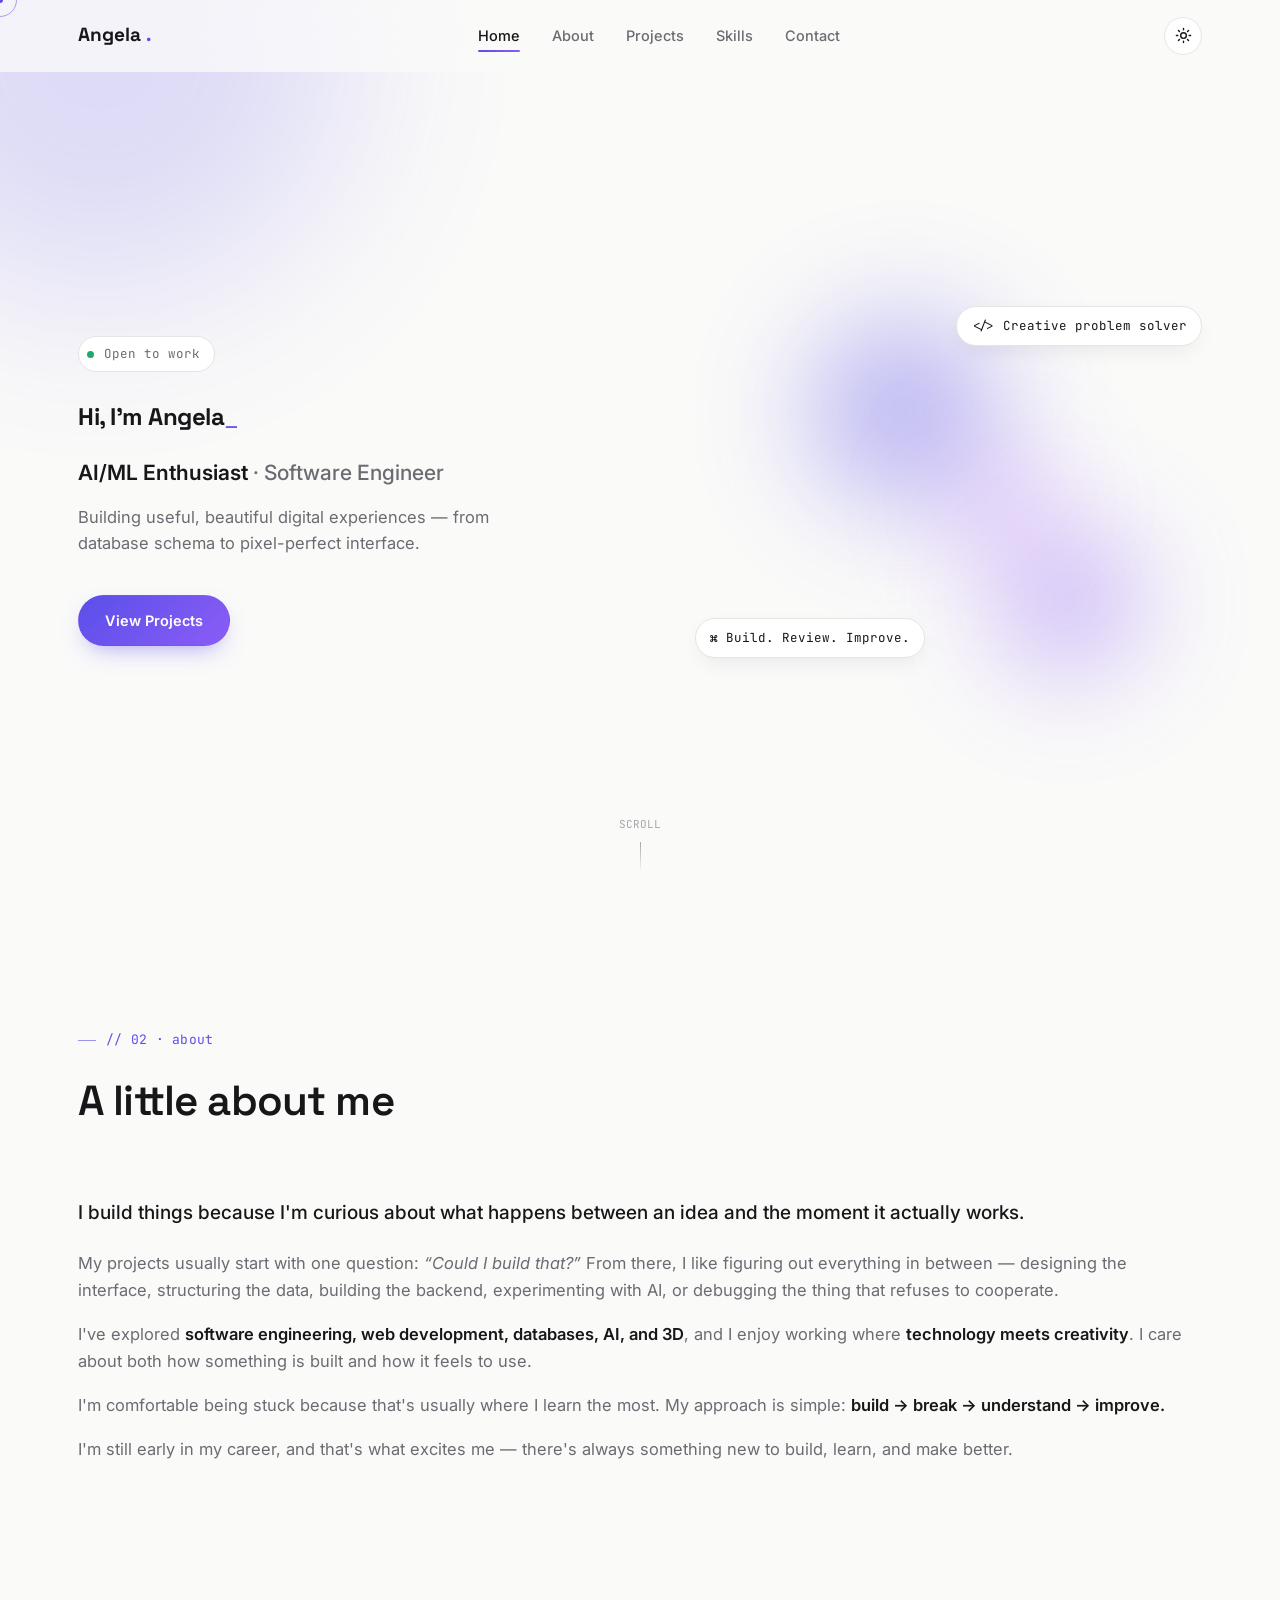
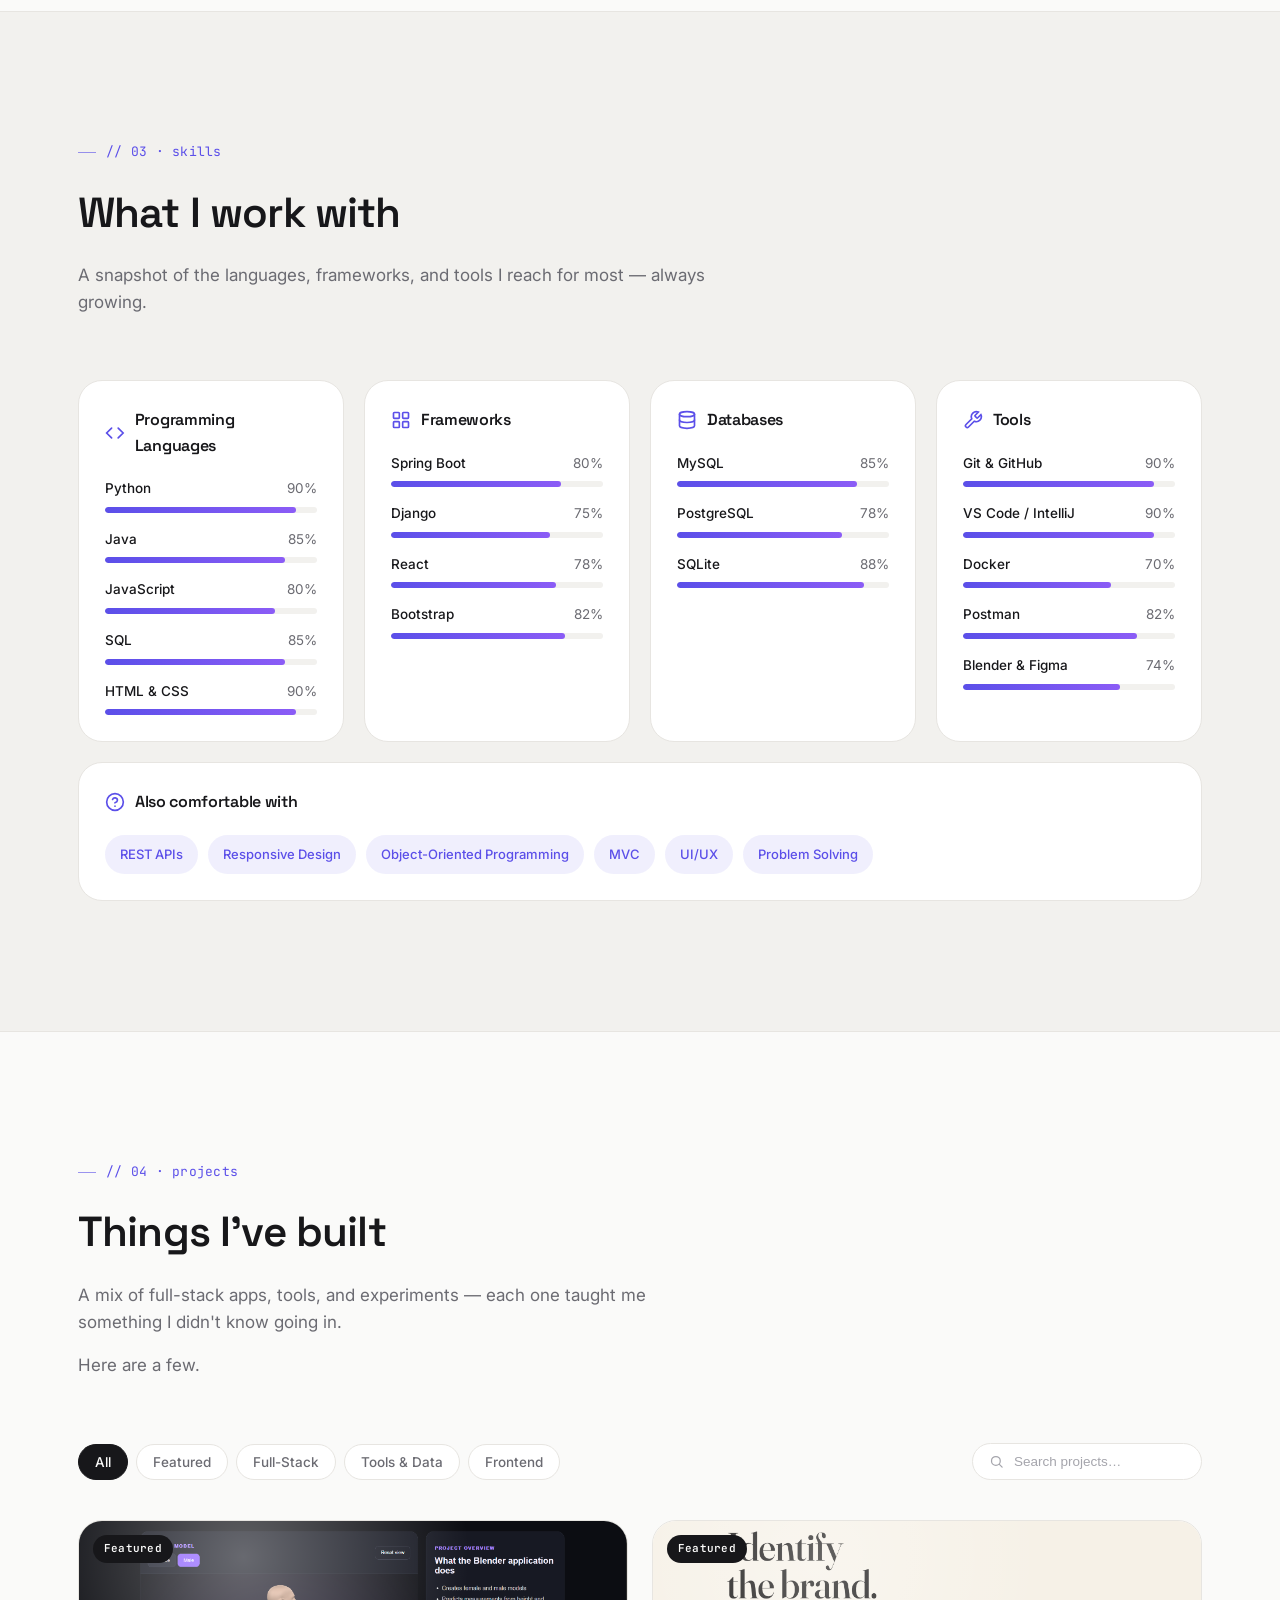
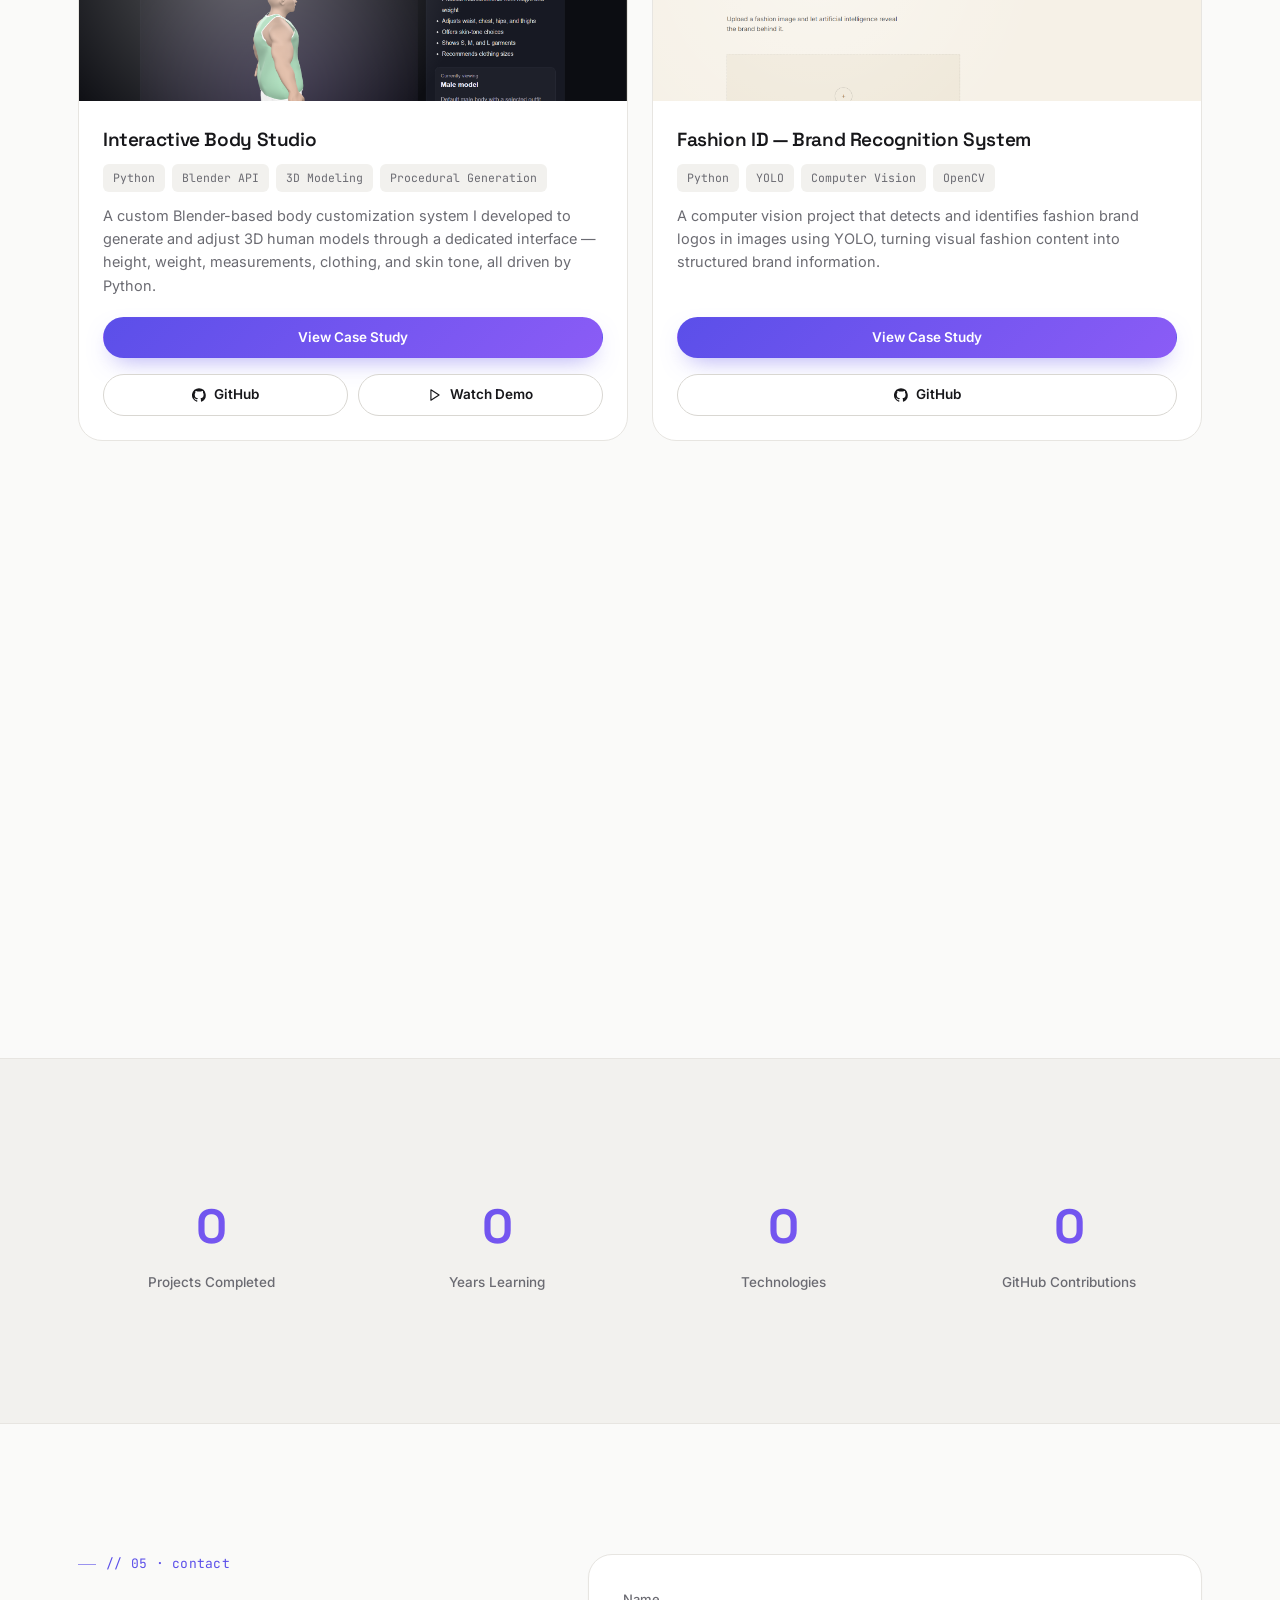
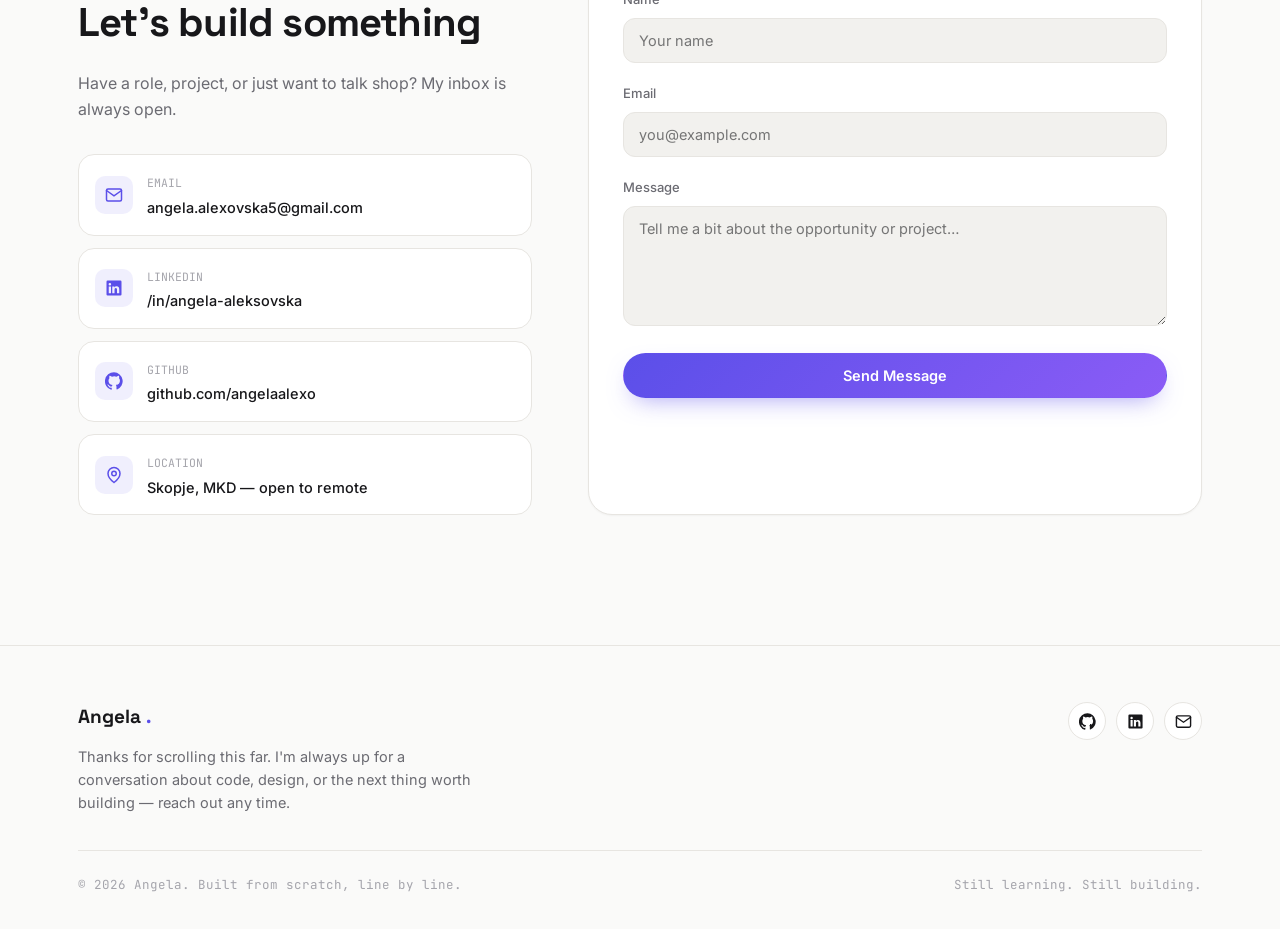
<file: index.html>
<!DOCTYPE html>
<html lang="en">
<head>
<meta charset="UTF-8" />
<meta name="viewport" content="width=device-width, initial-scale=1.0" />
<title>Angela — Software Developer</title>
<meta name="description" content="Portfolio of Angela software engineer building useful, beautiful digital experiences." />

<link rel="preconnect" href="https://fonts.googleapis.com">
<link rel="preconnect" href="https://fonts.gstatic.com" crossorigin>
<link href="https://fonts.googleapis.com/css2?family=Space+Grotesk:wght@500;600;700&family=Inter:wght@400;500;600;700&family=JetBrains+Mono:wght@400;500&display=swap" rel="stylesheet">

<link rel="stylesheet" href="style.css">

  <link rel="icon" type="image/png" href="favicon-96x96.png">
  <link rel="icon" type="image/svg+xml" href="favicon.svg">
  <link rel="shortcut icon" href="favicon.ico">
  <link rel="apple-touch-icon" sizes="180x180" href="apple-touch-icon.png">
  <link rel="manifest" href="site.webmanifest">

</head>
<body>

<!-- ============ LOADER ============ -->
<div id="loader" aria-hidden="true">
  <div class="loader-mark"><span class="loader-dot"></span> Angela<span class="mono">.dev</span></div>
</div>

<!-- ============ CUSTOM CURSOR ============ -->
<div class="cursor-dot" id="cursor-dot"></div>
<div class="cursor-ring" id="cursor-ring"></div>

<!-- ============ SCROLL PROGRESS ============ -->
<div id="scroll-progress"></div>

<!-- ============ NAVBAR ============ -->
<header id="site-header">
  <div class="wrap nav-inner">
    <a href="#home" class="logo">Angela<span class="dot mono">.</span></a>
    <nav class="nav-links" id="nav-links">
      <a href="#home">Home</a>
      <a href="#about">About</a>
      <a href="#projects">Projects</a>
      <a href="#skills">Skills</a>
      <a href="#contact">Contact</a>
    </nav>
    <div class="nav-actions">
      <button class="icon-btn" id="theme-toggle" aria-label="Toggle dark mode">
        <svg class="sun-icon" viewBox="0 0 24 24" fill="none" stroke="currentColor" stroke-width="2" stroke-linecap="round"><circle cx="12" cy="12" r="4"/><path d="M12 2v2M12 20v2M4.9 4.9l1.4 1.4M17.7 17.7l1.4 1.4M2 12h2M20 12h2M4.9 19.1l1.4-1.4M17.7 6.3l1.4-1.4"/></svg>
        <svg class="moon-icon" viewBox="0 0 24 24" fill="none" stroke="currentColor" stroke-width="2" stroke-linecap="round"><path d="M21 12.8A9 9 0 1 1 11.2 3a7 7 0 0 0 9.8 9.8Z"/></svg>
      </button>
      <button class="burger" id="burger" aria-label="Open menu" aria-expanded="false"><span></span></button>
    </div>
  </div>
</header>

<main>

<!-- ============ HERO ============ -->
<section id="home">
  <div class="glow-bg"><span style="width:500px;height:500px;background:var(--accent);top:-200px;left:-150px;"></span></div>
  <div class="wrap hero-grid">
    <div class="hero-text">
      <span class="hero-eyebrow reveal in"><span class="pulse"></span> Open to work</span>
      <h1 class="reveal in">Hi, I'm <span class="grad">Angela</span><span class="caret">_</span></h1>
      <p class="hero-roles reveal in"><b>AI/ML Enthusiast</b> &middot; Software Engineer</p>
      <p class="hero-tagline reveal in">Building useful, beautiful digital experiences — from database schema to pixel-perfect interface.</p>
      <div class="hero-actions reveal in">
        <a href="#projects" class="btn btn-primary">View Projects</a>

      </div>
    </div>
    <div class="hero-visual reveal in">
      <div class="blob blob1"></div>
      <div class="blob blob2"></div>
      <div class="blob blob3"></div>
      <div class="float-chip c1"><span>&lt;/&gt;</span> Creative problem solver</div>
      <div class="float-chip c2"><span> ⌘</span> Build. Review. Improve.</div>
    </div>
  </div>
  <div class="scroll-cue"><span>SCROLL</span><span class="line"></span></div>
</section>

<!-- ============ ABOUT ============ -->
<section id="about">
  <div class="wrap">
    <div class="section-head reveal">
      <span class="eyebrow">// 02 · about</span>
      <h2>A little about me</h2>
    </div>
    <div class="about-grid">
      <div class="about-copy reveal">
        <p class="lead">I build things because I'm curious about what happens between an idea and the moment it actually works.</p>

        <p>My projects usually start with one question: <em>“Could I build that?”</em> From there, I like figuring out everything in between — designing the interface, structuring the data, building the backend, experimenting with AI, or debugging the thing that refuses to cooperate.</p>

        <p>I've explored <strong>software engineering, web development, databases, AI, and 3D</strong>, and I enjoy working where <strong>technology meets creativity</strong>. I care about both how something is built and how it feels to use.</p>

        <p>I'm comfortable being stuck because that's usually where I learn the most. My approach is simple: <strong>build → break → understand → improve.</strong></p>

        <p>I'm still early in my career, and that's what excites me — there's always something new to build, learn, and make better.</p>
      </div>
    </div>
  </div>
</section>

<!-- ============ SKILLS ============ this i want in one row! -->
<section id="skills" style="background:var(--bg-sunken); border-top:1px solid var(--border); border-bottom:1px solid var(--border);">
  <div class="wrap">
    <div class="section-head reveal">
      <span class="eyebrow">// 03 · skills</span>
      <h2>What I work with</h2>
      <p>A snapshot of the languages, frameworks, and tools I reach for most — always growing.</p>
    </div>
    <div class="skills-grid reveal-stagger">

      <div class="skill-card reveal">
        <h3><svg class="ico" viewBox="0 0 24 24" fill="none" stroke="currentColor" stroke-width="2" stroke-linecap="round"><polyline points="16 18 22 12 16 6"/><polyline points="8 6 2 12 8 18"/></svg>Programming Languages</h3>
        <div class="skill-row"><div class="top"><span>Python</span><span>90%</span></div><div class="bar-track"><div class="bar-fill" data-level="90"></div></div></div>
        <div class="skill-row"><div class="top"><span>Java</span><span>85%</span></div><div class="bar-track"><div class="bar-fill" data-level="85"></div></div></div>
        <div class="skill-row"><div class="top"><span>JavaScript</span><span>80%</span></div><div class="bar-track"><div class="bar-fill" data-level="80"></div></div></div>
        <div class="skill-row"><div class="top"><span>SQL</span><span>85%</span></div><div class="bar-track"><div class="bar-fill" data-level="85"></div></div></div>
        <div class="skill-row"><div class="top"><span>HTML &amp; CSS</span><span>90%</span></div><div class="bar-track"><div class="bar-fill" data-level="90"></div></div></div>
      </div>

      <div class="skill-card reveal">
        <h3><svg class="ico" viewBox="0 0 24 24" fill="none" stroke="currentColor" stroke-width="2" stroke-linecap="round"><rect x="3" y="3" width="7" height="7" rx="1"/><rect x="14" y="3" width="7" height="7" rx="1"/><rect x="14" y="14" width="7" height="7" rx="1"/><rect x="3" y="14" width="7" height="7" rx="1"/></svg>Frameworks</h3>
        <div class="skill-row"><div class="top"><span>Spring Boot</span><span>80%</span></div><div class="bar-track"><div class="bar-fill" data-level="80"></div></div></div>
        <div class="skill-row"><div class="top"><span>Django</span><span>75%</span></div><div class="bar-track"><div class="bar-fill" data-level="75"></div></div></div>
        <div class="skill-row"><div class="top"><span>React</span><span>78%</span></div><div class="bar-track"><div class="bar-fill" data-level="78"></div></div></div>
        <div class="skill-row"><div class="top"><span>Bootstrap</span><span>82%</span></div><div class="bar-track"><div class="bar-fill" data-level="82"></div></div></div>
      </div>

      <div class="skill-card reveal">
        <h3><svg class="ico" viewBox="0 0 24 24" fill="none" stroke="currentColor" stroke-width="2" stroke-linecap="round"><ellipse cx="12" cy="5" rx="9" ry="3"/><path d="M3 5v14c0 1.66 4 3 9 3s9-1.34 9-3V5"/><path d="M3 12c0 1.66 4 3 9 3s9-1.34 9-3"/></svg>Databases</h3>
        <div class="skill-row"><div class="top"><span>MySQL</span><span>85%</span></div><div class="bar-track"><div class="bar-fill" data-level="85"></div></div></div>
        <div class="skill-row"><div class="top"><span>PostgreSQL</span><span>78%</span></div><div class="bar-track"><div class="bar-fill" data-level="78"></div></div></div>
        <div class="skill-row"><div class="top"><span>SQLite</span><span>88%</span></div><div class="bar-track"><div class="bar-fill" data-level="88"></div></div></div>
      </div>

      <div class="skill-card reveal">
        <h3><svg class="ico" viewBox="0 0 24 24" fill="none" stroke="currentColor" stroke-width="2" stroke-linecap="round"><path d="M14.7 6.3a1 1 0 0 0 0 1.4l1.6 1.6a1 1 0 0 0 1.4 0l3.77-3.77a6 6 0 0 1-7.94 7.94l-6.91 6.91a2.12 2.12 0 0 1-3-3l6.91-6.91a6 6 0 0 1 7.94-7.94l-3.76 3.76z"/></svg>Tools</h3>
        <div class="skill-row"><div class="top"><span>Git &amp; GitHub</span><span>90%</span></div><div class="bar-track"><div class="bar-fill" data-level="90"></div></div></div>
        <div class="skill-row"><div class="top"><span>VS Code / IntelliJ</span><span>90%</span></div><div class="bar-track"><div class="bar-fill" data-level="90"></div></div></div>
        <div class="skill-row"><div class="top"><span>Docker</span><span>70%</span></div><div class="bar-track"><div class="bar-fill" data-level="70"></div></div></div>
        <div class="skill-row"><div class="top"><span>Postman</span><span>82%</span></div><div class="bar-track"><div class="bar-fill" data-level="82"></div></div></div>
        <div class="skill-row"><div class="top"><span>Blender &amp; Figma</span><span>74%</span></div><div class="bar-track"><div class="bar-fill" data-level="74"></div></div></div>
      </div>

      <div class="skill-card other reveal">
        <h3><svg class="ico" viewBox="0 0 24 24" fill="none" stroke="currentColor" stroke-width="2" stroke-linecap="round"><circle cx="12" cy="12" r="10"/><path d="M9.09 9a3 3 0 0 1 5.83 1c0 2-3 3-3 3"/><line x1="12" y1="17" x2="12.01" y2="17"/></svg>Also comfortable with</h3>
        <div class="tag-cloud">
          <span class="tag">REST APIs</span>
          <span class="tag">Responsive Design</span>
          <span class="tag">Object-Oriented Programming</span>
          <span class="tag">MVC</span>
          <span class="tag">UI/UX</span>
          <span class="tag">Problem Solving</span>
        </div>
      </div>
    </div>
  </div>
</section>

<!-- ============ PROJECTS ============ -->
<section id="projects">
  <div class="wrap">
    <div class="section-head reveal">
      <span class="eyebrow">// 04 · projects</span>
      <h2>Things I've built</h2>
      <p>A mix of full-stack apps, tools, and experiments — each one taught me something I didn't know going in.</p>
      <p>Here are a few.</p>
    </div>

    <div class="projects-controls reveal">
      <div class="filter-row" id="filter-row">
        <button class="filter-pill active" data-filter="all">All</button>
        <button class="filter-pill" data-filter="featured">Featured</button>
        <button class="filter-pill" data-filter="fullstack">Full-Stack</button>
        <button class="filter-pill" data-filter="tools">Tools &amp; Data</button>
        <button class="filter-pill" data-filter="frontend">Frontend</button>
      </div>
      <div class="search-box">
        <svg viewBox="0 0 24 24" fill="none" stroke="currentColor" stroke-width="2" stroke-linecap="round"><circle cx="11" cy="11" r="7"/><line x1="21" y1="21" x2="16.65" y2="16.65"/></svg>
        <input type="text" id="project-search" placeholder="Search projects…" aria-label="Search projects">
      </div>
    </div>

    <div class="projects-grid" id="projects-grid">

      <article class="project-card reveal" data-cat="tools featured" data-name="interactive body studio blender python 3d modeling procedural generation">
        <div class="project-media"><span class="badge-featured">Featured</span>
          <img src="assets/body-studio-male-model.png" alt="Interactive Body Studio interface showing a customizable 3D male model" loading="lazy">
        </div>
        <div class="project-body">
          <h3>Interactive Body Studio</h3>
          <div class="tech-row" style="margin-top:-4px;"><span class="tech-pill">Python</span><span class="tech-pill">Blender API</span><span class="tech-pill">3D Modeling</span><span class="tech-pill">Procedural Generation</span></div>
          <p>A custom Blender-based body customization system I developed to generate and adjust 3D human models through a dedicated interface — height, weight, measurements, clothing, and skin tone, all driven by Python.</p>
          <div class="project-actions">
            <a href="body-studio-case-study.html" class="btn btn-primary btn-sm" style="flex:1;">View Case Study</a>
          </div>
          <div class="project-actions" style="margin-top:-4px;">
            <a href="#" class="btn btn-secondary btn-sm">
              <svg width="14" height="14" viewBox="0 0 24 24" fill="currentColor"><path d="M12 .3a12 12 0 0 0-3.8 23.4c.6.1.8-.3.8-.6v-2.2c-3.3.7-4-1.6-4-1.6-.6-1.4-1.4-1.8-1.4-1.8-1.1-.8.1-.8.1-.8 1.3.1 1.9 1.3 1.9 1.3 1.1 1.9 3 1.4 3.7 1 .1-.8.4-1.4.8-1.7-2.7-.3-5.4-1.3-5.4-5.9 0-1.3.5-2.4 1.2-3.2-.1-.3-.5-1.5.1-3.2 0 0 1-.3 3.3 1.2a11.4 11.4 0 0 1 6 0c2.3-1.5 3.3-1.2 3.3-1.2.6 1.7.2 2.9.1 3.2.8.8 1.2 1.9 1.2 3.2 0 4.6-2.7 5.6-5.4 5.9.4.4.8 1.1.8 2.2v3.3c0 .3.2.7.8.6A12 12 0 0 0 12 .3Z"/></svg>
              GitHub
            </a>
            <a href="body-studio-case-study.html#demo" class="btn btn-secondary btn-sm">
              <svg width="14" height="14" viewBox="0 0 24 24" fill="none" stroke="currentColor" stroke-width="2" stroke-linecap="round" stroke-linejoin="round"><polygon points="5 3 19 12 5 21 5 3"/></svg>
              Watch Demo
            </a>
          </div>
        </div>
      </article>

      <article class="project-card reveal" data-cat="tools featured" data-name="interactive body studio blender python 3d modeling procedural generation">
        <div class="project-media"><span class="badge-featured">Featured</span>
          <img src="assets/fashion_id.png" alt="Interactive Body Studio interface showing a customizable 3D male model" loading="lazy">
        </div>
        <div class="project-body">
          <h3>Fashion ID — Brand Recognition System</h3>
          <div class="tech-row" style="margin-top:-4px;">
            <span class="tech-pill">Python</span>
            <span class="tech-pill">YOLO</span>
            <span class="tech-pill">Computer Vision</span>
            <span class="tech-pill">OpenCV</span>
          </div>

          <p>A computer vision project that detects and identifies fashion brand logos in images using YOLO, turning visual fashion content into structured brand information.</p>
          <div class="project-actions">
            <a href="fashion-id-study.html" class="btn btn-primary btn-sm" style="flex:1;">View Case Study</a>
          </div>
          <div class="project-actions" style="margin-top:-4px;">
            <a href="https://github.com/angelaalexo/fashion-id" class="btn btn-secondary btn-sm">
              <svg width="14" height="14" viewBox="0 0 24 24" fill="currentColor"><path d="M12 .3a12 12 0 0 0-3.8 23.4c.6.1.8-.3.8-.6v-2.2c-3.3.7-4-1.6-4-1.6-.6-1.4-1.4-1.8-1.4-1.8-1.1-.8.1-.8.1-.8 1.3.1 1.9 1.3 1.9 1.3 1.1 1.9 3 1.4 3.7 1 .1-.8.4-1.4.8-1.7-2.7-.3-5.4-1.3-5.4-5.9 0-1.3.5-2.4 1.2-3.2-.1-.3-.5-1.5.1-3.2 0 0 1-.3 3.3 1.2a11.4 11.4 0 0 1 6 0c2.3-1.5 3.3-1.2 3.3-1.2.6 1.7.2 2.9.1 3.2.8.8 1.2 1.9 1.2 3.2 0 4.6-2.7 5.6-5.4 5.9.4.4.8 1.1.8 2.2v3.3c0 .3.2.7.8.6A12 12 0 0 0 12 .3Z"/></svg>
              GitHub
            </a>
          </div>
        </div>
      </article>

      <article class="project-card reveal" data-cat="tools featured" data-name="youtube similar creators data analysis machine learning tf-idf">
        <div class="project-media"><span class="badge-featured">Featured</span>
          <img src="assets/youtube_similar_creators_cover.jpg" alt="YouTube Similar Creators dashboard showing a channel similarity matrix and engagement overview" loading="lazy">
        </div>
        <div class="project-body">
          <h3>YouTube Similar Creators</h3>
          <div class="tech-row" style="margin-top:-4px;"><span class="tech-pill">Data Analysis</span><span class="tech-pill">Python</span><span class="tech-pill">YouTube API</span><span class="tech-pill">Machine Learning</span></div>
          <p>A Python-based data analysis project that identifies similarities between YouTube channels using subscriber counts, video titles, and audience engagement. Pulls data through the YouTube Data API and applies TF-IDF and cosine similarity to compare channels.</p>
          <div class="project-actions">
            <a href="youtube-similar-creators-case-study.html" class="btn btn-primary btn-sm">View Project</a>
            <a href="https://github.com/angelaalexo/VNP-standard-project-211256" target="_blank" rel="noopener" class="btn btn-secondary btn-sm">
              <svg width="14" height="14" viewBox="0 0 24 24" fill="currentColor"><path d="M12 .3a12 12 0 0 0-3.8 23.4c.6.1.8-.3.8-.6v-2.2c-3.3.7-4-1.6-4-1.6-.6-1.4-1.4-1.8-1.4-1.8-1.1-.8.1-.8.1-.8 1.3.1 1.9 1.3 1.9 1.3 1.1 1.9 3 1.4 3.7 1 .1-.8.4-1.4.8-1.7-2.7-.3-5.4-1.3-5.4-5.9 0-1.3.5-2.4 1.2-3.2-.1-.3-.5-1.5.1-3.2 0 0 1-.3 3.3 1.2a11.4 11.4 0 0 1 6 0c2.3-1.5 3.3-1.2 3.3-1.2.6 1.7.2 2.9.1 3.2.8.8 1.2 1.9 1.2 3.2 0 4.6-2.7 5.6-5.4 5.9.4.4.8 1.1.8 2.2v3.3c0 .3.2.7.8.6A12 12 0 0 0 12 .3Z"/></svg>
              GitHub
            </a>
          </div>
        </div>
      </article>

      <article class="project-card reveal" data-cat="frontend" data-name="portfolio website design system">
        <div class="project-media">
          <svg viewBox="0 0 24 24" fill="none" stroke="currentColor" stroke-width="1.5" stroke-linecap="round"><rect x="3" y="3" width="18" height="18" rx="3"/><path d="M3 9h18"/><circle cx="7" cy="6" r="0.8" fill="currentColor" stroke="none"/></svg>
        </div>
        <div class="project-body">
          <h3>Portfolio Website</h3>
          <p>This site — a personal portfolio showcasing projects, skills, and experience with a handcrafted, recruiter-focused design system.</p>
          <div class="tech-row"><span class="tech-pill">HTML/CSS</span><span class="tech-pill">JavaScript</span><span class="tech-pill">Design Systems</span></div>
          <div class="project-actions">
            <a href="https://github.com/angelaalexo/portfolio-site" class="btn btn-secondary btn-sm">
              <svg width="14" height="14" viewBox="0 0 24 24" fill="currentColor"><path d="M12 .3a12 12 0 0 0-3.8 23.4c.6.1.8-.3.8-.6v-2.2c-3.3.7-4-1.6-4-1.6-.6-1.4-1.4-1.8-1.4-1.8-1.1-.8.1-.8.1-.8 1.3.1 1.9 1.3 1.9 1.3 1.1 1.9 3 1.4 3.7 1 .1-.8.4-1.4.8-1.7-2.7-.3-5.4-1.3-5.4-5.9 0-1.3.5-2.4 1.2-3.2-.1-.3-.5-1.5.1-3.2 0 0 1-.3 3.3 1.2a11.4 11.4 0 0 1 6 0c2.3-1.5 3.3-1.2 3.3-1.2.6 1.7.2 2.9.1 3.2.8.8 1.2 1.9 1.2 3.2 0 4.6-2.7 5.6-5.4 5.9.4.4.8 1.1.8 2.2v3.3c0 .3.2.7.8.6A12 12 0 0 0 12 .3Z"/></svg>
              GitHub
            </a>
            <a href="#" class="btn btn-primary btn-sm">Live Demo</a>
          </div>
        </div>
      </article>



    </div>
    <p id="no-results" style="display:none; text-align:center; color:var(--text-faint); margin-top:32px; font-family:'JetBrains Mono',monospace; font-size:13.5px;">No projects match that search — try another term.</p>
  </div>
</section>

<!-- ============ STATS ============ -->
<section class="stats-band">
  <div class="wrap">
    <div class="stats-grid reveal-stagger">
      <div class="stat reveal"><h3 data-count="10">0</h3><p>Projects Completed</p></div>
      <div class="stat reveal"><h3 data-count="5">0</h3><p>Years Learning</p></div>
      <div class="stat reveal"><h3 data-count="20">0</h3><p>Technologies</p></div>
      <div class="stat reveal"><h3 data-count="100">0</h3><p>GitHub Contributions</p></div>
    </div>
  </div>
</section>

<!-- ============ CONTACT ============ -->
<section id="contact">
  <div class="wrap contact-grid">
    <div class="contact-info reveal">
      <span class="eyebrow">// 05 · contact</span>
      <h2>Let's build something</h2>
      <p>Have a role, project, or just want to talk shop? My inbox is always open.</p>
      <div class="contact-list">
        <a class="contact-item" href="mailto:angela.alexovska5@gmail.com">
          <span class="ic"><svg viewBox="0 0 24 24" fill="none" stroke="currentColor" stroke-width="2" stroke-linecap="round"><rect x="2" y="4" width="20" height="16" rx="2"/><path d="m22 6-10 7L2 6"/></svg></span>
          <span><span class="label">EMAIL</span><br><span class="value">angela.alexovska5@gmail.com</span></span>
        </a>
        <a class="contact-item" href="https://www.linkedin.com/in/angela-aleksovska-0949a6348/" target="_blank" rel="noopener">
          <span class="ic"><svg viewBox="0 0 24 24" fill="currentColor"><path d="M20.5 2h-17A1.5 1.5 0 0 0 2 3.5v17A1.5 1.5 0 0 0 3.5 22h17a1.5 1.5 0 0 0 1.5-1.5v-17A1.5 1.5 0 0 0 20.5 2ZM8 19H5v-9h3ZM6.5 8.7A1.7 1.7 0 1 1 8.2 7a1.7 1.7 0 0 1-1.7 1.7ZM19 19h-3v-4.6c0-1.1 0-2.5-1.5-2.5s-1.8 1.2-1.8 2.4V19h-3v-9h2.9v1.3a3.1 3.1 0 0 1 2.8-1.5c3 0 3.6 2 3.6 4.5Z"/></svg></span>
          <span><span class="label">LINKEDIN</span><br><span class="value">/in/angela-aleksovska</span></span>
        </a>
        <a class="contact-item" href="https://github.com/angelaalexo" target="_blank" rel="noopener">
          <span class="ic"><svg viewBox="0 0 24 24" fill="currentColor"><path d="M12 .3a12 12 0 0 0-3.8 23.4c.6.1.8-.3.8-.6v-2.2c-3.3.7-4-1.6-4-1.6-.6-1.4-1.4-1.8-1.4-1.8-1.1-.8.1-.8.1-.8 1.3.1 1.9 1.3 1.9 1.3 1.1 1.9 3 1.4 3.7 1 .1-.8.4-1.4.8-1.7-2.7-.3-5.4-1.3-5.4-5.9 0-1.3.5-2.4 1.2-3.2-.1-.3-.5-1.5.1-3.2 0 0 1-.3 3.3 1.2a11.4 11.4 0 0 1 6 0c2.3-1.5 3.3-1.2 3.3-1.2.6 1.7.2 2.9.1 3.2.8.8 1.2 1.9 1.2 3.2 0 4.6-2.7 5.6-5.4 5.9.4.4.8 1.1.8 2.2v3.3c0 .3.2.7.8.6A12 12 0 0 0 12 .3Z"/></svg></span>
          <span><span class="label">GITHUB</span><br><span class="value">github.com/angelaalexo</span></span>
        </a>
        <div class="contact-item" style="cursor:default;">
          <span class="ic"><svg viewBox="0 0 24 24" fill="none" stroke="currentColor" stroke-width="2" stroke-linecap="round"><path d="M20 10c0 6-8 12-8 12s-8-6-8-12a8 8 0 0 1 16 0Z"/><circle cx="12" cy="10" r="3"/></svg></span>
          <span><span class="label">LOCATION</span><br><span class="value">Skopje, MKD — open to remote</span></span>
        </div>
      </div>
    </div>

    <form class="contact-form reveal" id="contact-form">
      <div class="form-row">
        <label for="cf-name">Name</label>
        <input type="text" id="cf-name" name="name" required placeholder="Your name">
      </div>
      <div class="form-row">
        <label for="cf-email">Email</label>
        <input type="email" id="cf-email" name="email" required placeholder="you@example.com">
      </div>
      <div class="form-row">
        <label for="cf-message">Message</label>
        <textarea id="cf-message" name="message" required placeholder="Tell me a bit about the opportunity or project…"></textarea>
      </div>
      <button type="submit" class="btn btn-primary submit-btn" id="submit-btn">
        <span class="btn-label">Send Message</span>
        <span class="spinner"></span>
      </button>
      <div class="form-success" id="form-success">
        <svg viewBox="0 0 24 24" fill="none" stroke="currentColor" stroke-width="2" stroke-linecap="round"><path d="M20 6 9 17l-5-5"/></svg>
        Thanks — this demo form doesn't send yet. Wire it up to your email service or a form backend.
      </div>
    </form>
  </div>
</section>

</main>

<!-- ============ FOOTER ============ -->
<footer>
  <div class="wrap">
    <div class="footer-top">
      <div class="footer-msg">
        <a href="#home" class="logo">Angela<span class="dot mono">.</span></a>
        <p>Thanks for scrolling this far. I'm always up for a conversation about code, design, or the next thing worth building — reach out any time.</p>
      </div>
      <div class="footer-socials">
        <a class="icon-btn" href="https://github.com/angelaalexo" target="_blank" rel="noopener" aria-label="GitHub">
          <svg viewBox="0 0 24 24" fill="currentColor"><path d="M12 .3a12 12 0 0 0-3.8 23.4c.6.1.8-.3.8-.6v-2.2c-3.3.7-4-1.6-4-1.6-.6-1.4-1.4-1.8-1.4-1.8-1.1-.8.1-.8.1-.8 1.3.1 1.9 1.3 1.9 1.3 1.1 1.9 3 1.4 3.7 1 .1-.8.4-1.4.8-1.7-2.7-.3-5.4-1.3-5.4-5.9 0-1.3.5-2.4 1.2-3.2-.1-.3-.5-1.5.1-3.2 0 0 1-.3 3.3 1.2a11.4 11.4 0 0 1 6 0c2.3-1.5 3.3-1.2 3.3-1.2.6 1.7.2 2.9.1 3.2.8.8 1.2 1.9 1.2 3.2 0 4.6-2.7 5.6-5.4 5.9.4.4.8 1.1.8 2.2v3.3c0 .3.2.7.8.6A12 12 0 0 0 12 .3Z"/></svg>
        </a>
        <a class="icon-btn" href="https://www.linkedin.com/in/angela-aleksovska-0949a6348/" target="_blank" rel="noopener" aria-label="LinkedIn">
          <svg viewBox="0 0 24 24" fill="currentColor"><path d="M20.5 2h-17A1.5 1.5 0 0 0 2 3.5v17A1.5 1.5 0 0 0 3.5 22h17a1.5 1.5 0 0 0 1.5-1.5v-17A1.5 1.5 0 0 0 20.5 2ZM8 19H5v-9h3ZM6.5 8.7A1.7 1.7 0 1 1 8.2 7a1.7 1.7 0 0 1-1.7 1.7ZM19 19h-3v-4.6c0-1.1 0-2.5-1.5-2.5s-1.8 1.2-1.8 2.4V19h-3v-9h2.9v1.3a3.1 3.1 0 0 1 2.8-1.5c3 0 3.6 2 3.6 4.5Z"/></svg>
        </a>
        <a class="icon-btn" href="mailto:angela.alexovska5@gmail.com" aria-label="Email">
          <svg viewBox="0 0 24 24" fill="none" stroke="currentColor" stroke-width="2" stroke-linecap="round"><rect x="2" y="4" width="20" height="16" rx="2"/><path d="m22 6-10 7L2 6"/></svg>
        </a>
      </div>
    </div>
    <div class="footer-bottom">
      <span>&copy; <span id="year"></span> Angela. Built from scratch, line by line.</span>
      <span>Still learning. Still building.</span>
    </div>
  </div>
</footer>

<button id="fab-top" aria-label="Back to top">
  <svg viewBox="0 0 24 24" fill="none" stroke="currentColor" stroke-width="2" stroke-linecap="round"><path d="m18 15-6-6-6 6"/></svg>
</button>

<script src="shared.js"></script>
<script>
(function(){
  "use strict";

  /* This file only holds behavior specific to the home page.
     Loader, theme toggle, nav, cursor, reveal, bars, and counters
     all live in shared.js so every page can reuse them. */
  const CONFIG = Object.assign({ cvUrl: "#" }, window.SITE_CONFIG || {});

  /* ---------------- Project filter + search ---------------- */
  const filterRow = document.getElementById("filter-row");
  const searchInput = document.getElementById("project-search");
  const projectCards = Array.from(document.querySelectorAll(".project-card"));
  const noResults = document.getElementById("no-results");
  let activeFilter = "all";

  function applyFilters(){
    const query = searchInput.value.trim().toLowerCase();
    let visibleCount = 0;
    projectCards.forEach(card => {
      const cats = card.dataset.cat.split(" ");
      const matchesFilter = activeFilter === "all" || cats.includes(activeFilter);
      const matchesSearch = !query || card.dataset.name.includes(query);
      const show = matchesFilter && matchesSearch;
      card.style.display = show ? "" : "none";
      if (show) visibleCount++;
    });
    noResults.style.display = visibleCount === 0 ? "block" : "none";
  }
  filterRow.addEventListener("click", (e) => {
    const btn = e.target.closest(".filter-pill");
    if (!btn) return;
    filterRow.querySelectorAll(".filter-pill").forEach(b => b.classList.remove("active"));
    btn.classList.add("active");
    activeFilter = btn.dataset.filter;
    applyFilters();
  });
  searchInput.addEventListener("input", applyFilters);

  /* ---------------- Contact form (demo only) ---------------- */
  const form = document.getElementById("contact-form");
  const submitBtn = document.getElementById("submit-btn");
  const formSuccess = document.getElementById("form-success");
  form.addEventListener("submit", (e) => {
    e.preventDefault();
    submitBtn.classList.add("loading");
    formSuccess.classList.remove("show");
    setTimeout(() => {
      submitBtn.classList.remove("loading");
      formSuccess.classList.add("show");
      form.reset();
    }, 1100);
  });

})();
</script>
</body>
</html>
</file>
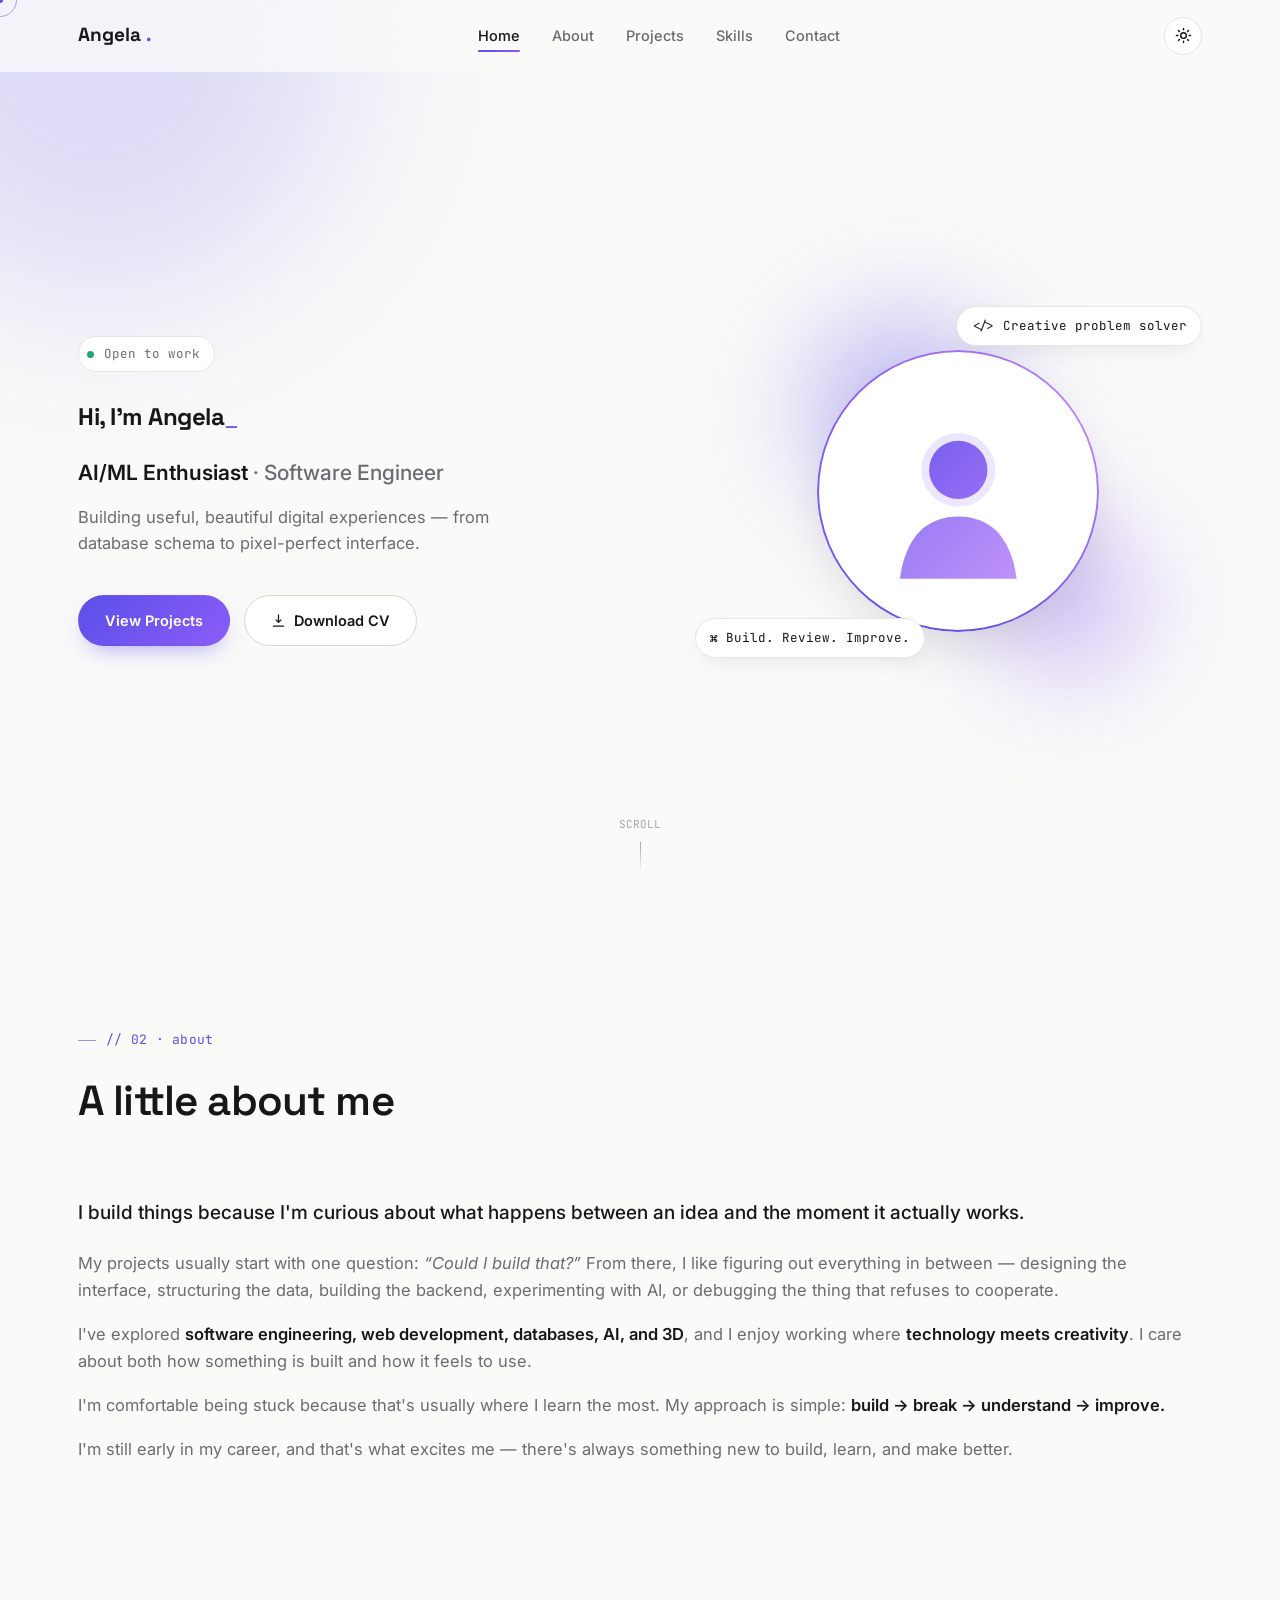
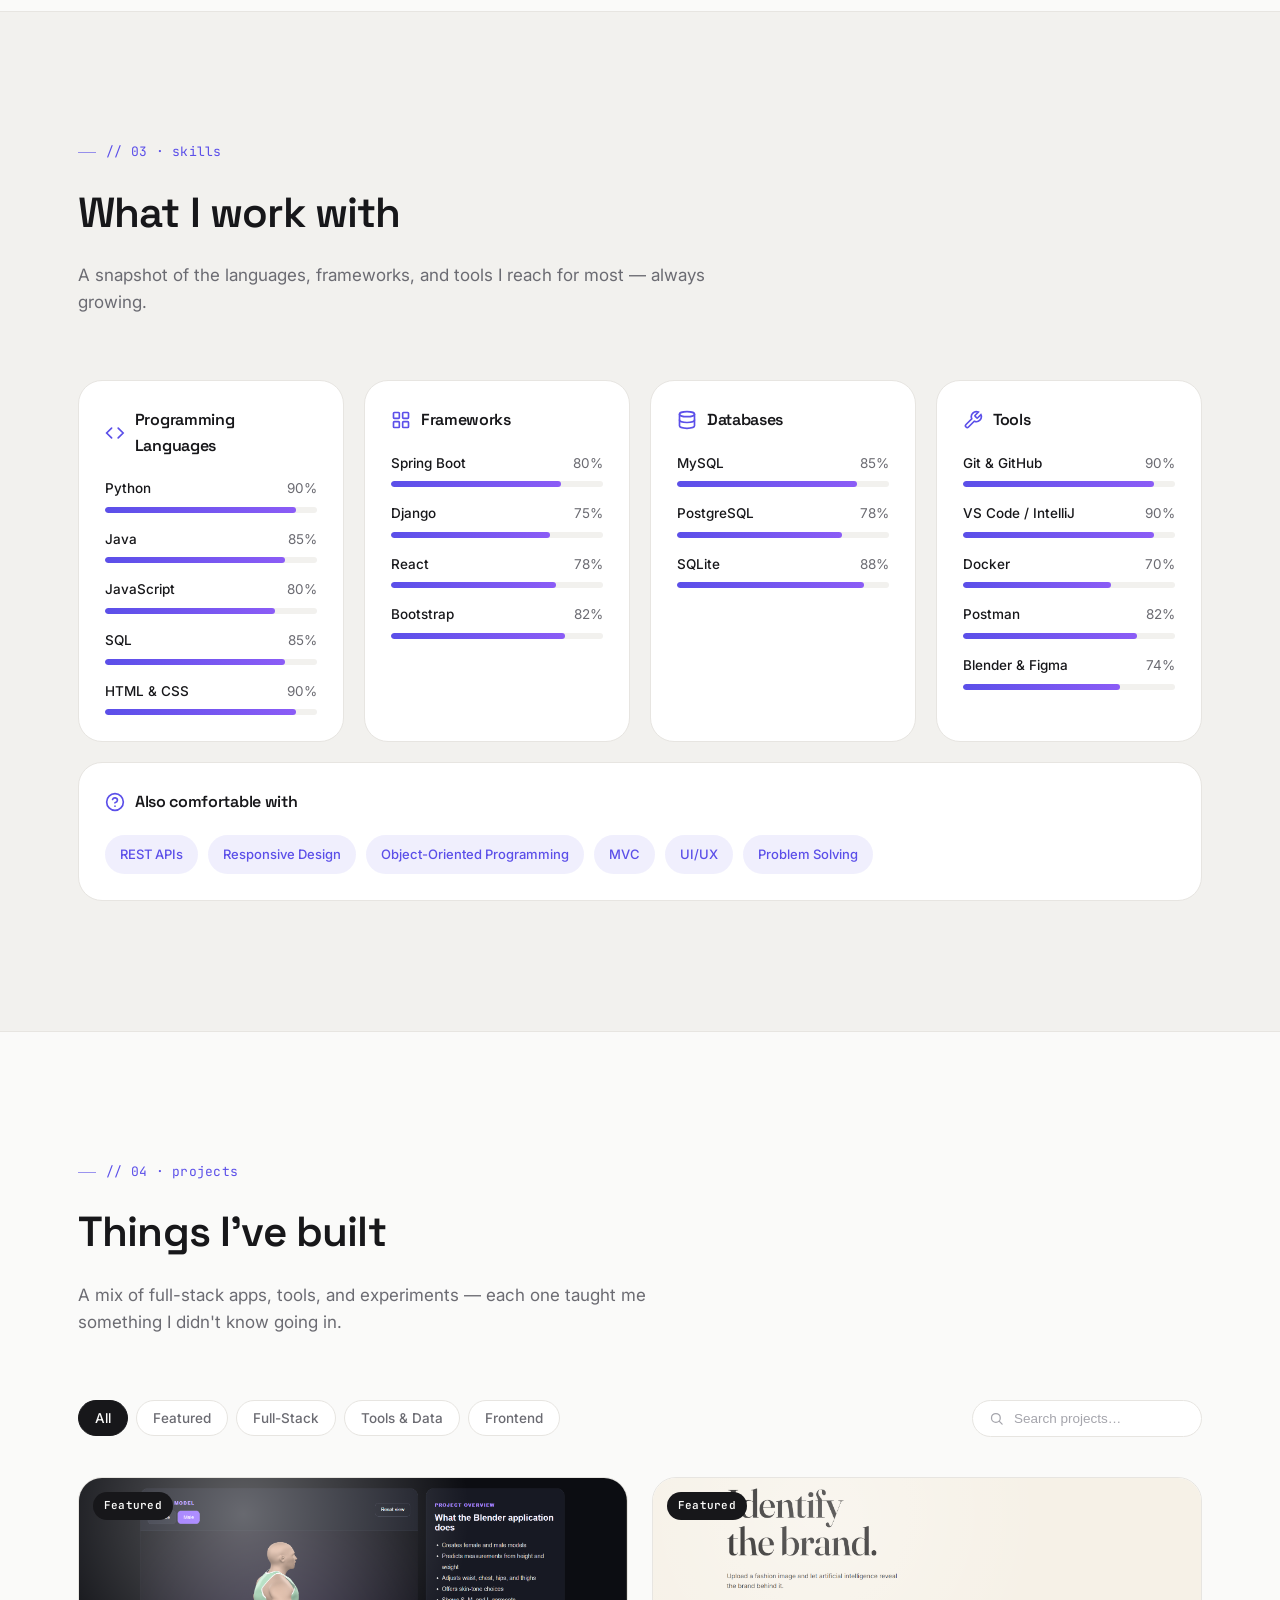
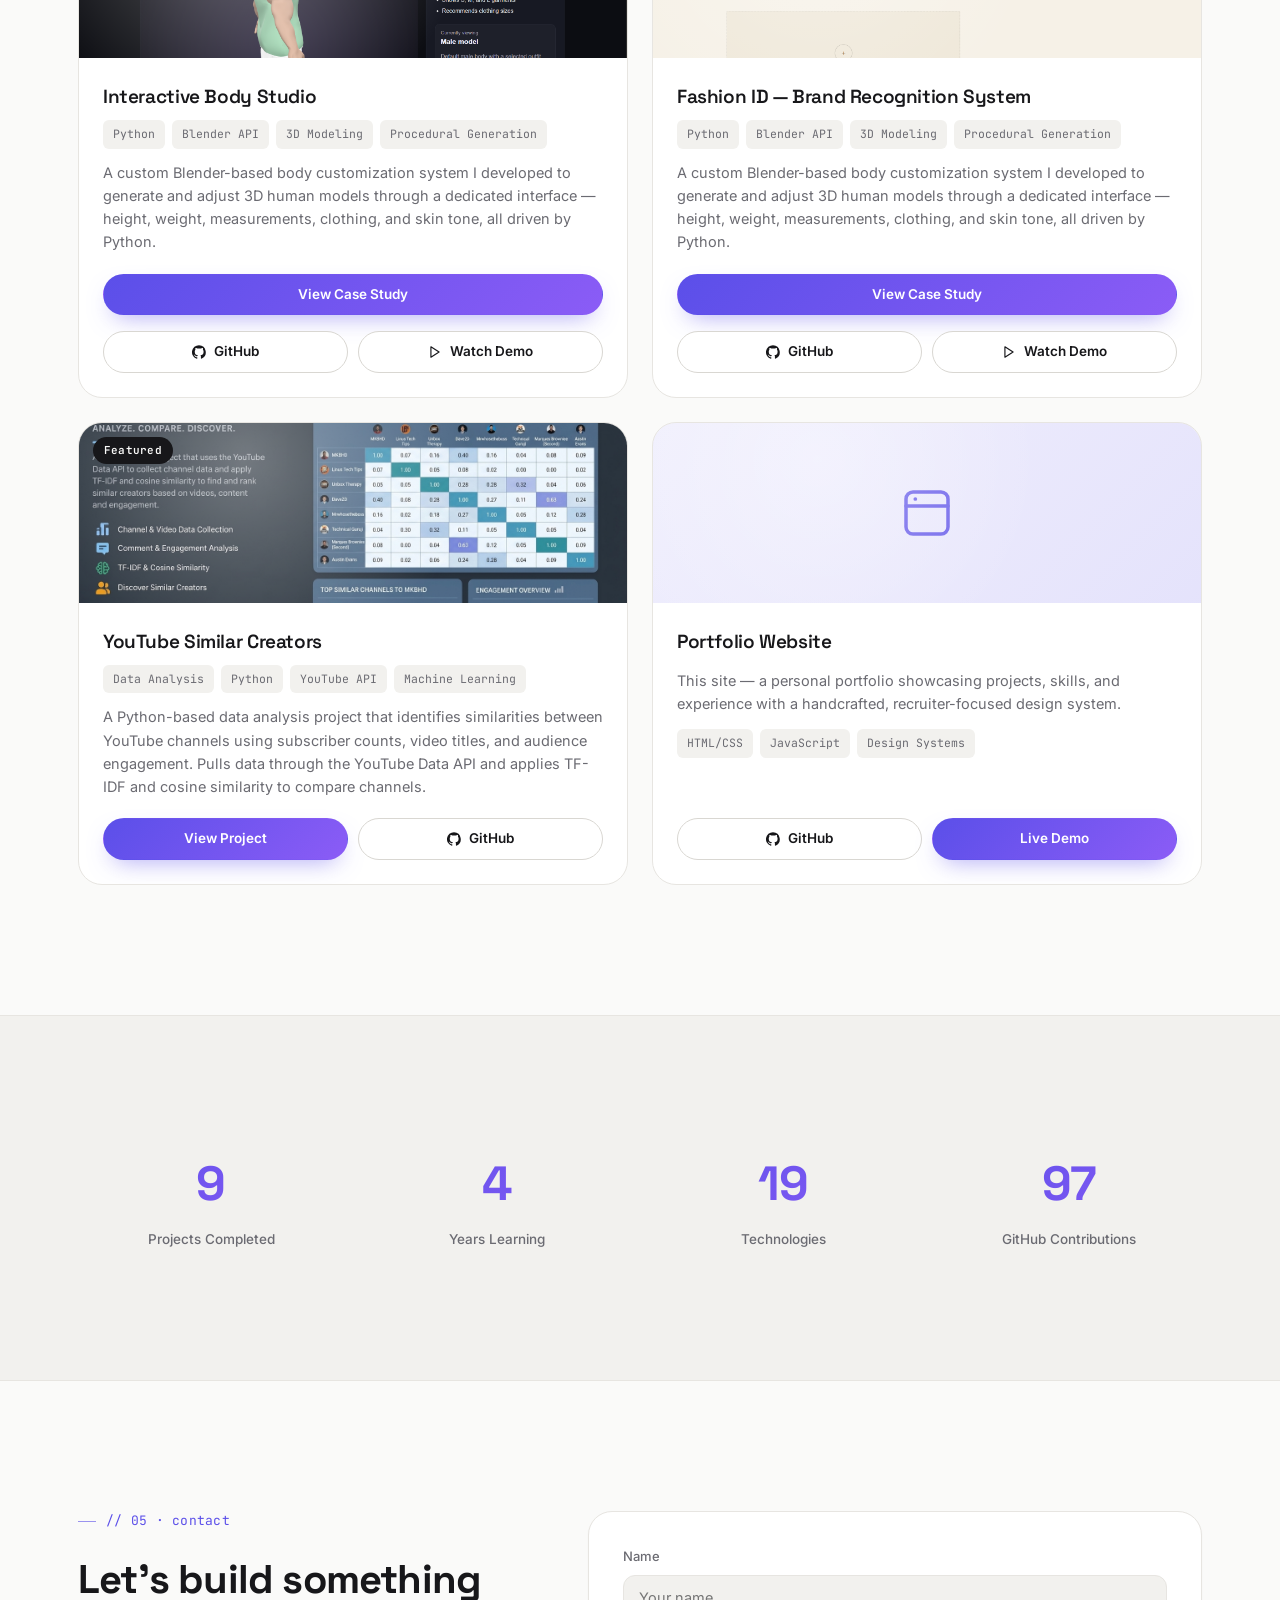
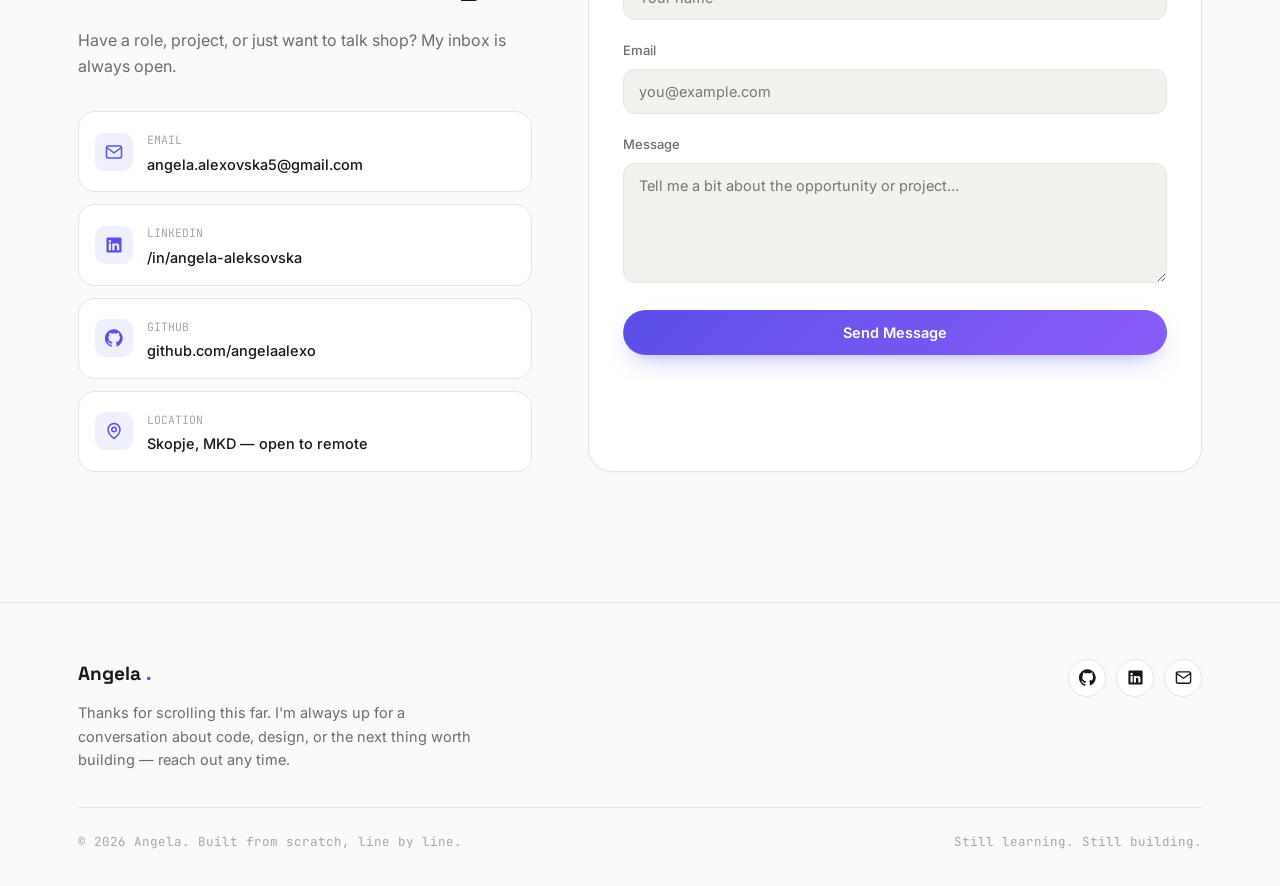
<file: angela-portfolio.html>
<!DOCTYPE html>
<html lang="en">
<head>
<meta charset="UTF-8" />
<meta name="viewport" content="width=device-width, initial-scale=1.0" />
<title>Angela — Computer Science Student &amp; Software Developer</title>
<meta name="description" content="Portfolio of Angela, a Computer Science student and aspiring software engineer building useful, beautiful digital experiences." />

<link rel="preconnect" href="https://fonts.googleapis.com">
<link rel="preconnect" href="https://fonts.gstatic.com" crossorigin>
<link href="https://fonts.googleapis.com/css2?family=Space+Grotesk:wght@500;600;700&family=Inter:wght@400;500;600;700&family=JetBrains+Mono:wght@400;500&display=swap" rel="stylesheet">

<link rel="stylesheet" href="style.css">
</head>
<body>

<!-- ============ LOADER ============ -->
<div id="loader" aria-hidden="true">
  <div class="loader-mark"><span class="loader-dot"></span> Angela<span class="mono">.dev</span></div>
</div>

<!-- ============ CUSTOM CURSOR ============ -->
<div class="cursor-dot" id="cursor-dot"></div>
<div class="cursor-ring" id="cursor-ring"></div>

<!-- ============ SCROLL PROGRESS ============ -->
<div id="scroll-progress"></div>

<!-- ============ NAVBAR ============ -->
<header id="site-header">
  <div class="wrap nav-inner">
    <a href="#home" class="logo">Angela<span class="dot mono">.</span></a>
    <nav class="nav-links" id="nav-links">
      <a href="#home">Home</a>
      <a href="#about">About</a>
      <a href="#projects">Projects</a>
      <a href="#skills">Skills</a>
      <a href="#contact">Contact</a>
    </nav>
    <div class="nav-actions">
      <button class="icon-btn" id="theme-toggle" aria-label="Toggle dark mode">
        <svg class="sun-icon" viewBox="0 0 24 24" fill="none" stroke="currentColor" stroke-width="2" stroke-linecap="round"><circle cx="12" cy="12" r="4"/><path d="M12 2v2M12 20v2M4.9 4.9l1.4 1.4M17.7 17.7l1.4 1.4M2 12h2M20 12h2M4.9 19.1l1.4-1.4M17.7 6.3l1.4-1.4"/></svg>
        <svg class="moon-icon" viewBox="0 0 24 24" fill="none" stroke="currentColor" stroke-width="2" stroke-linecap="round"><path d="M21 12.8A9 9 0 1 1 11.2 3a7 7 0 0 0 9.8 9.8Z"/></svg>
      </button>
      <button class="burger" id="burger" aria-label="Open menu" aria-expanded="false"><span></span></button>
    </div>
  </div>
</header>

<main>

<!-- ============ HERO ============ -->
<section id="home">
  <div class="glow-bg"><span style="width:500px;height:500px;background:var(--accent);top:-200px;left:-150px;"></span></div>
  <div class="wrap hero-grid">
    <div class="hero-text">
      <span class="hero-eyebrow reveal in"><span class="pulse"></span> Open to work</span>
      <h1 class="reveal in">Hi, I'm <span class="grad">Angela</span><span class="caret">_</span></h1>
      <p class="hero-roles reveal in"><b>AI/ML Enthusiast</b> &middot; Software Engineer</p>
      <p class="hero-tagline reveal in">Building useful, beautiful digital experiences — from database schema to pixel-perfect interface.</p>
      <div class="hero-actions reveal in">
        <a href="#projects" class="btn btn-primary">View Projects</a>
        <a href="assets/Angela_CV.pdf" id="download-cv" class="btn btn-secondary">
          <svg width="15" height="15" viewBox="0 0 24 24" fill="none" stroke="currentColor" stroke-width="2" stroke-linecap="round"><path d="M12 3v12m0 0 4-4m-4 4-4-4M4 21h16"/></svg>
          Download CV
        </a>
      </div>
    </div>
    <div class="hero-visual reveal in">
      <div class="blob blob1"></div>
      <div class="blob blob2"></div>
      <div class="blob blob3"></div>
      <div class="float-chip c1"><span>&lt;/&gt;</span> Creative problem solver</div>
      <div class="float-chip c2"><span> ⌘</span> Build. Review. Improve.</div>
      <div class="avatar-frame">
        <svg viewBox="0 0 200 200" fill="none">
          <defs>
            <linearGradient id="avatarGrad" x1="0" y1="0" x2="200" y2="200" gradientUnits="userSpaceOnUse">
              <stop stop-color="#5B4FE9"/><stop offset="1" stop-color="#C084FC"/>
            </linearGradient>
          </defs>
          <circle cx="100" cy="78" r="38" fill="url(#avatarGrad)" opacity="0.16"/>
          <circle cx="100" cy="78" r="30" fill="url(#avatarGrad)"/>
          <path d="M40 190c6-46 30-64 60-64s54 18 60 64" fill="url(#avatarGrad)" opacity="0.85"/>
        </svg>
      </div>
    </div>
  </div>
  <div class="scroll-cue"><span>SCROLL</span><span class="line"></span></div>
</section>

<!-- ============ ABOUT ============ -->
<section id="about">
  <div class="wrap">
    <div class="section-head reveal">
      <span class="eyebrow">// 02 · about</span>
      <h2>A little about me</h2>
    </div>
    <div class="about-grid">
      <div class="about-copy reveal">
        <p class="lead">I build things because I'm curious about what happens between an idea and the moment it actually works.</p>

        <p>My projects usually start with one question: <em>“Could I build that?”</em> From there, I like figuring out everything in between — designing the interface, structuring the data, building the backend, experimenting with AI, or debugging the thing that refuses to cooperate.</p>

        <p>I've explored <strong>software engineering, web development, databases, AI, and 3D</strong>, and I enjoy working where <strong>technology meets creativity</strong>. I care about both how something is built and how it feels to use.</p>

        <p>I'm comfortable being stuck because that's usually where I learn the most. My approach is simple: <strong>build → break → understand → improve.</strong></p>

        <p>I'm still early in my career, and that's what excites me — there's always something new to build, learn, and make better.</p>
      </div>
    </div>
  </div>
</section>

<!-- ============ SKILLS ============ this i want in one row! -->
<section id="skills" style="background:var(--bg-sunken); border-top:1px solid var(--border); border-bottom:1px solid var(--border);">
  <div class="wrap">
    <div class="section-head reveal">
      <span class="eyebrow">// 03 · skills</span>
      <h2>What I work with</h2>
      <p>A snapshot of the languages, frameworks, and tools I reach for most — always growing.</p>
    </div>
    <div class="skills-grid reveal-stagger">

      <div class="skill-card reveal">
        <h3><svg class="ico" viewBox="0 0 24 24" fill="none" stroke="currentColor" stroke-width="2" stroke-linecap="round"><polyline points="16 18 22 12 16 6"/><polyline points="8 6 2 12 8 18"/></svg>Programming Languages</h3>
        <div class="skill-row"><div class="top"><span>Python</span><span>90%</span></div><div class="bar-track"><div class="bar-fill" data-level="90"></div></div></div>
        <div class="skill-row"><div class="top"><span>Java</span><span>85%</span></div><div class="bar-track"><div class="bar-fill" data-level="85"></div></div></div>
        <div class="skill-row"><div class="top"><span>JavaScript</span><span>80%</span></div><div class="bar-track"><div class="bar-fill" data-level="80"></div></div></div>
        <div class="skill-row"><div class="top"><span>SQL</span><span>85%</span></div><div class="bar-track"><div class="bar-fill" data-level="85"></div></div></div>
        <div class="skill-row"><div class="top"><span>HTML &amp; CSS</span><span>90%</span></div><div class="bar-track"><div class="bar-fill" data-level="90"></div></div></div>
      </div>

      <div class="skill-card reveal">
        <h3><svg class="ico" viewBox="0 0 24 24" fill="none" stroke="currentColor" stroke-width="2" stroke-linecap="round"><rect x="3" y="3" width="7" height="7" rx="1"/><rect x="14" y="3" width="7" height="7" rx="1"/><rect x="14" y="14" width="7" height="7" rx="1"/><rect x="3" y="14" width="7" height="7" rx="1"/></svg>Frameworks</h3>
        <div class="skill-row"><div class="top"><span>Spring Boot</span><span>80%</span></div><div class="bar-track"><div class="bar-fill" data-level="80"></div></div></div>
        <div class="skill-row"><div class="top"><span>Django</span><span>75%</span></div><div class="bar-track"><div class="bar-fill" data-level="75"></div></div></div>
        <div class="skill-row"><div class="top"><span>React</span><span>78%</span></div><div class="bar-track"><div class="bar-fill" data-level="78"></div></div></div>
        <div class="skill-row"><div class="top"><span>Bootstrap</span><span>82%</span></div><div class="bar-track"><div class="bar-fill" data-level="82"></div></div></div>
      </div>

      <div class="skill-card reveal">
        <h3><svg class="ico" viewBox="0 0 24 24" fill="none" stroke="currentColor" stroke-width="2" stroke-linecap="round"><ellipse cx="12" cy="5" rx="9" ry="3"/><path d="M3 5v14c0 1.66 4 3 9 3s9-1.34 9-3V5"/><path d="M3 12c0 1.66 4 3 9 3s9-1.34 9-3"/></svg>Databases</h3>
        <div class="skill-row"><div class="top"><span>MySQL</span><span>85%</span></div><div class="bar-track"><div class="bar-fill" data-level="85"></div></div></div>
        <div class="skill-row"><div class="top"><span>PostgreSQL</span><span>78%</span></div><div class="bar-track"><div class="bar-fill" data-level="78"></div></div></div>
        <div class="skill-row"><div class="top"><span>SQLite</span><span>88%</span></div><div class="bar-track"><div class="bar-fill" data-level="88"></div></div></div>
      </div>

      <div class="skill-card reveal">
        <h3><svg class="ico" viewBox="0 0 24 24" fill="none" stroke="currentColor" stroke-width="2" stroke-linecap="round"><path d="M14.7 6.3a1 1 0 0 0 0 1.4l1.6 1.6a1 1 0 0 0 1.4 0l3.77-3.77a6 6 0 0 1-7.94 7.94l-6.91 6.91a2.12 2.12 0 0 1-3-3l6.91-6.91a6 6 0 0 1 7.94-7.94l-3.76 3.76z"/></svg>Tools</h3>
        <div class="skill-row"><div class="top"><span>Git &amp; GitHub</span><span>90%</span></div><div class="bar-track"><div class="bar-fill" data-level="90"></div></div></div>
        <div class="skill-row"><div class="top"><span>VS Code / IntelliJ</span><span>90%</span></div><div class="bar-track"><div class="bar-fill" data-level="90"></div></div></div>
        <div class="skill-row"><div class="top"><span>Docker</span><span>70%</span></div><div class="bar-track"><div class="bar-fill" data-level="70"></div></div></div>
        <div class="skill-row"><div class="top"><span>Postman</span><span>82%</span></div><div class="bar-track"><div class="bar-fill" data-level="82"></div></div></div>
        <div class="skill-row"><div class="top"><span>Blender &amp; Figma</span><span>74%</span></div><div class="bar-track"><div class="bar-fill" data-level="74"></div></div></div>
      </div>

      <div class="skill-card other reveal">
        <h3><svg class="ico" viewBox="0 0 24 24" fill="none" stroke="currentColor" stroke-width="2" stroke-linecap="round"><circle cx="12" cy="12" r="10"/><path d="M9.09 9a3 3 0 0 1 5.83 1c0 2-3 3-3 3"/><line x1="12" y1="17" x2="12.01" y2="17"/></svg>Also comfortable with</h3>
        <div class="tag-cloud">
          <span class="tag">REST APIs</span>
          <span class="tag">Responsive Design</span>
          <span class="tag">Object-Oriented Programming</span>
          <span class="tag">MVC</span>
          <span class="tag">UI/UX</span>
          <span class="tag">Problem Solving</span>
        </div>
      </div>
    </div>
  </div>
</section>

<!-- ============ PROJECTS ============ -->
<section id="projects">
  <div class="wrap">
    <div class="section-head reveal">
      <span class="eyebrow">// 04 · projects</span>
      <h2>Things I've built</h2>
      <p>A mix of full-stack apps, tools, and experiments — each one taught me something I didn't know going in.</p>
    </div>

    <div class="projects-controls reveal">
      <div class="filter-row" id="filter-row">
        <button class="filter-pill active" data-filter="all">All</button>
        <button class="filter-pill" data-filter="featured">Featured</button>
        <button class="filter-pill" data-filter="fullstack">Full-Stack</button>
        <button class="filter-pill" data-filter="tools">Tools &amp; Data</button>
        <button class="filter-pill" data-filter="frontend">Frontend</button>
      </div>
      <div class="search-box">
        <svg viewBox="0 0 24 24" fill="none" stroke="currentColor" stroke-width="2" stroke-linecap="round"><circle cx="11" cy="11" r="7"/><line x1="21" y1="21" x2="16.65" y2="16.65"/></svg>
        <input type="text" id="project-search" placeholder="Search projects…" aria-label="Search projects">
      </div>
    </div>

    <div class="projects-grid" id="projects-grid">

      <article class="project-card reveal" data-cat="tools featured" data-name="interactive body studio blender python 3d modeling procedural generation">
        <div class="project-media"><span class="badge-featured">Featured</span>
          <img src="assets/body-studio-male-model.png" alt="Interactive Body Studio interface showing a customizable 3D male model" loading="lazy">
        </div>
        <div class="project-body">
          <h3>Interactive Body Studio</h3>
          <div class="tech-row" style="margin-top:-4px;"><span class="tech-pill">Python</span><span class="tech-pill">Blender API</span><span class="tech-pill">3D Modeling</span><span class="tech-pill">Procedural Generation</span></div>
          <p>A custom Blender-based body customization system I developed to generate and adjust 3D human models through a dedicated interface — height, weight, measurements, clothing, and skin tone, all driven by Python.</p>
          <div class="project-actions">
            <a href="body-studio-case-study.html" class="btn btn-primary btn-sm" style="flex:1;">View Case Study</a>
          </div>
          <div class="project-actions" style="margin-top:-4px;">
            <a href="#" class="btn btn-secondary btn-sm">
              <svg width="14" height="14" viewBox="0 0 24 24" fill="currentColor"><path d="M12 .3a12 12 0 0 0-3.8 23.4c.6.1.8-.3.8-.6v-2.2c-3.3.7-4-1.6-4-1.6-.6-1.4-1.4-1.8-1.4-1.8-1.1-.8.1-.8.1-.8 1.3.1 1.9 1.3 1.9 1.3 1.1 1.9 3 1.4 3.7 1 .1-.8.4-1.4.8-1.7-2.7-.3-5.4-1.3-5.4-5.9 0-1.3.5-2.4 1.2-3.2-.1-.3-.5-1.5.1-3.2 0 0 1-.3 3.3 1.2a11.4 11.4 0 0 1 6 0c2.3-1.5 3.3-1.2 3.3-1.2.6 1.7.2 2.9.1 3.2.8.8 1.2 1.9 1.2 3.2 0 4.6-2.7 5.6-5.4 5.9.4.4.8 1.1.8 2.2v3.3c0 .3.2.7.8.6A12 12 0 0 0 12 .3Z"/></svg>
              GitHub
            </a>
            <a href="body-studio-case-study.html#demo" class="btn btn-secondary btn-sm">
              <svg width="14" height="14" viewBox="0 0 24 24" fill="none" stroke="currentColor" stroke-width="2" stroke-linecap="round" stroke-linejoin="round"><polygon points="5 3 19 12 5 21 5 3"/></svg>
              Watch Demo
            </a>
          </div>
        </div>
      </article>

      <article class="project-card reveal" data-cat="tools featured" data-name="interactive body studio blender python 3d modeling procedural generation">
        <div class="project-media"><span class="badge-featured">Featured</span>
          <img src="assets/fashion_id.png" alt="Interactive Body Studio interface showing a customizable 3D male model" loading="lazy">
        </div>
        <div class="project-body">
          <h3>Fashion ID — Brand Recognition System</h3>
          <div class="tech-row" style="margin-top:-4px;"><span class="tech-pill">Python</span><span class="tech-pill">Blender API</span><span class="tech-pill">3D Modeling</span><span class="tech-pill">Procedural Generation</span></div>
          <p>A custom Blender-based body customization system I developed to generate and adjust 3D human models through a dedicated interface — height, weight, measurements, clothing, and skin tone, all driven by Python.</p>
          <div class="project-actions">
            <a href="body-studio-case-study.html" class="btn btn-primary btn-sm" style="flex:1;">View Case Study</a>
          </div>
          <div class="project-actions" style="margin-top:-4px;">
            <a href="#" class="btn btn-secondary btn-sm">
              <svg width="14" height="14" viewBox="0 0 24 24" fill="currentColor"><path d="M12 .3a12 12 0 0 0-3.8 23.4c.6.1.8-.3.8-.6v-2.2c-3.3.7-4-1.6-4-1.6-.6-1.4-1.4-1.8-1.4-1.8-1.1-.8.1-.8.1-.8 1.3.1 1.9 1.3 1.9 1.3 1.1 1.9 3 1.4 3.7 1 .1-.8.4-1.4.8-1.7-2.7-.3-5.4-1.3-5.4-5.9 0-1.3.5-2.4 1.2-3.2-.1-.3-.5-1.5.1-3.2 0 0 1-.3 3.3 1.2a11.4 11.4 0 0 1 6 0c2.3-1.5 3.3-1.2 3.3-1.2.6 1.7.2 2.9.1 3.2.8.8 1.2 1.9 1.2 3.2 0 4.6-2.7 5.6-5.4 5.9.4.4.8 1.1.8 2.2v3.3c0 .3.2.7.8.6A12 12 0 0 0 12 .3Z"/></svg>
              GitHub
            </a>
            <a href="body-studio-case-study.html#demo" class="btn btn-secondary btn-sm">
              <svg width="14" height="14" viewBox="0 0 24 24" fill="none" stroke="currentColor" stroke-width="2" stroke-linecap="round" stroke-linejoin="round"><polygon points="5 3 19 12 5 21 5 3"/></svg>
              Watch Demo
            </a>
          </div>
        </div>
      </article>

      <article class="project-card reveal" data-cat="tools featured" data-name="youtube similar creators data analysis machine learning tf-idf">
        <div class="project-media"><span class="badge-featured">Featured</span>
          <img src="assets/youtube_similar_creators_cover.jpg" alt="YouTube Similar Creators dashboard showing a channel similarity matrix and engagement overview" loading="lazy">
        </div>
        <div class="project-body">
          <h3>YouTube Similar Creators</h3>
          <div class="tech-row" style="margin-top:-4px;"><span class="tech-pill">Data Analysis</span><span class="tech-pill">Python</span><span class="tech-pill">YouTube API</span><span class="tech-pill">Machine Learning</span></div>
          <p>A Python-based data analysis project that identifies similarities between YouTube channels using subscriber counts, video titles, and audience engagement. Pulls data through the YouTube Data API and applies TF-IDF and cosine similarity to compare channels.</p>
          <div class="project-actions">
            <a href="youtube-similar-creators-case-study.html" class="btn btn-primary btn-sm">View Project</a>
            <a href="https://github.com/angelaalexo/VNP-standard-project-211256" target="_blank" rel="noopener" class="btn btn-secondary btn-sm">
              <svg width="14" height="14" viewBox="0 0 24 24" fill="currentColor"><path d="M12 .3a12 12 0 0 0-3.8 23.4c.6.1.8-.3.8-.6v-2.2c-3.3.7-4-1.6-4-1.6-.6-1.4-1.4-1.8-1.4-1.8-1.1-.8.1-.8.1-.8 1.3.1 1.9 1.3 1.9 1.3 1.1 1.9 3 1.4 3.7 1 .1-.8.4-1.4.8-1.7-2.7-.3-5.4-1.3-5.4-5.9 0-1.3.5-2.4 1.2-3.2-.1-.3-.5-1.5.1-3.2 0 0 1-.3 3.3 1.2a11.4 11.4 0 0 1 6 0c2.3-1.5 3.3-1.2 3.3-1.2.6 1.7.2 2.9.1 3.2.8.8 1.2 1.9 1.2 3.2 0 4.6-2.7 5.6-5.4 5.9.4.4.8 1.1.8 2.2v3.3c0 .3.2.7.8.6A12 12 0 0 0 12 .3Z"/></svg>
              GitHub
            </a>
          </div>
        </div>
      </article>

      <article class="project-card reveal" data-cat="frontend" data-name="portfolio website design system">
        <div class="project-media">
          <svg viewBox="0 0 24 24" fill="none" stroke="currentColor" stroke-width="1.5" stroke-linecap="round"><rect x="3" y="3" width="18" height="18" rx="3"/><path d="M3 9h18"/><circle cx="7" cy="6" r="0.8" fill="currentColor" stroke="none"/></svg>
        </div>
        <div class="project-body">
          <h3>Portfolio Website</h3>
          <p>This site — a personal portfolio showcasing projects, skills, and experience with a handcrafted, recruiter-focused design system.</p>
          <div class="tech-row"><span class="tech-pill">HTML/CSS</span><span class="tech-pill">JavaScript</span><span class="tech-pill">Design Systems</span></div>
          <div class="project-actions">
            <a href="#" class="btn btn-secondary btn-sm">
              <svg width="14" height="14" viewBox="0 0 24 24" fill="currentColor"><path d="M12 .3a12 12 0 0 0-3.8 23.4c.6.1.8-.3.8-.6v-2.2c-3.3.7-4-1.6-4-1.6-.6-1.4-1.4-1.8-1.4-1.8-1.1-.8.1-.8.1-.8 1.3.1 1.9 1.3 1.9 1.3 1.1 1.9 3 1.4 3.7 1 .1-.8.4-1.4.8-1.7-2.7-.3-5.4-1.3-5.4-5.9 0-1.3.5-2.4 1.2-3.2-.1-.3-.5-1.5.1-3.2 0 0 1-.3 3.3 1.2a11.4 11.4 0 0 1 6 0c2.3-1.5 3.3-1.2 3.3-1.2.6 1.7.2 2.9.1 3.2.8.8 1.2 1.9 1.2 3.2 0 4.6-2.7 5.6-5.4 5.9.4.4.8 1.1.8 2.2v3.3c0 .3.2.7.8.6A12 12 0 0 0 12 .3Z"/></svg>
              GitHub
            </a>
            <a href="#" class="btn btn-primary btn-sm">Live Demo</a>
          </div>
        </div>
      </article>



    </div>
    <p id="no-results" style="display:none; text-align:center; color:var(--text-faint); margin-top:32px; font-family:'JetBrains Mono',monospace; font-size:13.5px;">No projects match that search — try another term.</p>
  </div>
</section>

<!-- ============ STATS ============ -->
<section class="stats-band">
  <div class="wrap">
    <div class="stats-grid reveal-stagger">
      <div class="stat reveal"><h3 data-count="10">0</h3><p>Projects Completed</p></div>
      <div class="stat reveal"><h3 data-count="5">0</h3><p>Years Learning</p></div>
      <div class="stat reveal"><h3 data-count="20">0</h3><p>Technologies</p></div>
      <div class="stat reveal"><h3 data-count="100">0</h3><p>GitHub Contributions</p></div>
    </div>
  </div>
</section>

<!-- ============ CONTACT ============ -->
<section id="contact">
  <div class="wrap contact-grid">
    <div class="contact-info reveal">
      <span class="eyebrow">// 05 · contact</span>
      <h2>Let's build something</h2>
      <p>Have a role, project, or just want to talk shop? My inbox is always open.</p>
      <div class="contact-list">
        <a class="contact-item" href="mailto:angela.alexovska5@gmail.com">
          <span class="ic"><svg viewBox="0 0 24 24" fill="none" stroke="currentColor" stroke-width="2" stroke-linecap="round"><rect x="2" y="4" width="20" height="16" rx="2"/><path d="m22 6-10 7L2 6"/></svg></span>
          <span><span class="label">EMAIL</span><br><span class="value">angela.alexovska5@gmail.com</span></span>
        </a>
        <a class="contact-item" href="https://www.linkedin.com/in/angela-aleksovska-0949a6348/" target="_blank" rel="noopener">
          <span class="ic"><svg viewBox="0 0 24 24" fill="currentColor"><path d="M20.5 2h-17A1.5 1.5 0 0 0 2 3.5v17A1.5 1.5 0 0 0 3.5 22h17a1.5 1.5 0 0 0 1.5-1.5v-17A1.5 1.5 0 0 0 20.5 2ZM8 19H5v-9h3ZM6.5 8.7A1.7 1.7 0 1 1 8.2 7a1.7 1.7 0 0 1-1.7 1.7ZM19 19h-3v-4.6c0-1.1 0-2.5-1.5-2.5s-1.8 1.2-1.8 2.4V19h-3v-9h2.9v1.3a3.1 3.1 0 0 1 2.8-1.5c3 0 3.6 2 3.6 4.5Z"/></svg></span>
          <span><span class="label">LINKEDIN</span><br><span class="value">/in/angela-aleksovska</span></span>
        </a>
        <a class="contact-item" href="https://github.com/angelaalexo" target="_blank" rel="noopener">
          <span class="ic"><svg viewBox="0 0 24 24" fill="currentColor"><path d="M12 .3a12 12 0 0 0-3.8 23.4c.6.1.8-.3.8-.6v-2.2c-3.3.7-4-1.6-4-1.6-.6-1.4-1.4-1.8-1.4-1.8-1.1-.8.1-.8.1-.8 1.3.1 1.9 1.3 1.9 1.3 1.1 1.9 3 1.4 3.7 1 .1-.8.4-1.4.8-1.7-2.7-.3-5.4-1.3-5.4-5.9 0-1.3.5-2.4 1.2-3.2-.1-.3-.5-1.5.1-3.2 0 0 1-.3 3.3 1.2a11.4 11.4 0 0 1 6 0c2.3-1.5 3.3-1.2 3.3-1.2.6 1.7.2 2.9.1 3.2.8.8 1.2 1.9 1.2 3.2 0 4.6-2.7 5.6-5.4 5.9.4.4.8 1.1.8 2.2v3.3c0 .3.2.7.8.6A12 12 0 0 0 12 .3Z"/></svg></span>
          <span><span class="label">GITHUB</span><br><span class="value">github.com/angelaalexo</span></span>
        </a>
        <div class="contact-item" style="cursor:default;">
          <span class="ic"><svg viewBox="0 0 24 24" fill="none" stroke="currentColor" stroke-width="2" stroke-linecap="round"><path d="M20 10c0 6-8 12-8 12s-8-6-8-12a8 8 0 0 1 16 0Z"/><circle cx="12" cy="10" r="3"/></svg></span>
          <span><span class="label">LOCATION</span><br><span class="value">Skopje, MKD — open to remote</span></span>
        </div>
      </div>
    </div>

    <form class="contact-form reveal" id="contact-form">
      <div class="form-row">
        <label for="cf-name">Name</label>
        <input type="text" id="cf-name" name="name" required placeholder="Your name">
      </div>
      <div class="form-row">
        <label for="cf-email">Email</label>
        <input type="email" id="cf-email" name="email" required placeholder="you@example.com">
      </div>
      <div class="form-row">
        <label for="cf-message">Message</label>
        <textarea id="cf-message" name="message" required placeholder="Tell me a bit about the opportunity or project…"></textarea>
      </div>
      <button type="submit" class="btn btn-primary submit-btn" id="submit-btn">
        <span class="btn-label">Send Message</span>
        <span class="spinner"></span>
      </button>
      <div class="form-success" id="form-success">
        <svg viewBox="0 0 24 24" fill="none" stroke="currentColor" stroke-width="2" stroke-linecap="round"><path d="M20 6 9 17l-5-5"/></svg>
        Thanks — this demo form doesn't send yet. Wire it up to your email service or a form backend.
      </div>
    </form>
  </div>
</section>

</main>

<!-- ============ FOOTER ============ -->
<footer>
  <div class="wrap">
    <div class="footer-top">
      <div class="footer-msg">
        <a href="#home" class="logo">Angela<span class="dot mono">.</span></a>
        <p>Thanks for scrolling this far. I'm always up for a conversation about code, design, or the next thing worth building — reach out any time.</p>
      </div>
      <div class="footer-socials">
        <a class="icon-btn" href="https://github.com/angelaalexo" target="_blank" rel="noopener" aria-label="GitHub">
          <svg viewBox="0 0 24 24" fill="currentColor"><path d="M12 .3a12 12 0 0 0-3.8 23.4c.6.1.8-.3.8-.6v-2.2c-3.3.7-4-1.6-4-1.6-.6-1.4-1.4-1.8-1.4-1.8-1.1-.8.1-.8.1-.8 1.3.1 1.9 1.3 1.9 1.3 1.1 1.9 3 1.4 3.7 1 .1-.8.4-1.4.8-1.7-2.7-.3-5.4-1.3-5.4-5.9 0-1.3.5-2.4 1.2-3.2-.1-.3-.5-1.5.1-3.2 0 0 1-.3 3.3 1.2a11.4 11.4 0 0 1 6 0c2.3-1.5 3.3-1.2 3.3-1.2.6 1.7.2 2.9.1 3.2.8.8 1.2 1.9 1.2 3.2 0 4.6-2.7 5.6-5.4 5.9.4.4.8 1.1.8 2.2v3.3c0 .3.2.7.8.6A12 12 0 0 0 12 .3Z"/></svg>
        </a>
        <a class="icon-btn" href="https://www.linkedin.com/in/angela-aleksovska-0949a6348/" target="_blank" rel="noopener" aria-label="LinkedIn">
          <svg viewBox="0 0 24 24" fill="currentColor"><path d="M20.5 2h-17A1.5 1.5 0 0 0 2 3.5v17A1.5 1.5 0 0 0 3.5 22h17a1.5 1.5 0 0 0 1.5-1.5v-17A1.5 1.5 0 0 0 20.5 2ZM8 19H5v-9h3ZM6.5 8.7A1.7 1.7 0 1 1 8.2 7a1.7 1.7 0 0 1-1.7 1.7ZM19 19h-3v-4.6c0-1.1 0-2.5-1.5-2.5s-1.8 1.2-1.8 2.4V19h-3v-9h2.9v1.3a3.1 3.1 0 0 1 2.8-1.5c3 0 3.6 2 3.6 4.5Z"/></svg>
        </a>
        <a class="icon-btn" href="mailto:angela.alexovska5@gmail.com" aria-label="Email">
          <svg viewBox="0 0 24 24" fill="none" stroke="currentColor" stroke-width="2" stroke-linecap="round"><rect x="2" y="4" width="20" height="16" rx="2"/><path d="m22 6-10 7L2 6"/></svg>
        </a>
      </div>
    </div>
    <div class="footer-bottom">
      <span>&copy; <span id="year"></span> Angela. Built from scratch, line by line.</span>
      <span>Still learning. Still building.</span>
    </div>
  </div>
</footer>

<button id="fab-top" aria-label="Back to top">
  <svg viewBox="0 0 24 24" fill="none" stroke="currentColor" stroke-width="2" stroke-linecap="round"><path d="m18 15-6-6-6 6"/></svg>
</button>

<script src="shared.js"></script>
<script>
(function(){
  "use strict";

  /* This file only holds behavior specific to the home page.
     Loader, theme toggle, nav, cursor, reveal, bars, and counters
     all live in shared.js so every page can reuse them. */
  const CONFIG = Object.assign({ cvUrl: "#" }, window.SITE_CONFIG || {});

  /* ---------------- Download CV ---------------- */
  const cvBtn = document.getElementById("download-cv");
  if (cvBtn) {
    cvBtn.addEventListener("click", (e) => {
      if (CONFIG.cvUrl === "#") {
        e.preventDefault();
        alert("Add your CV file and update CONFIG.cvUrl in shared.js to enable this button.");
      }
    });
  }

  /* ---------------- Project filter + search ---------------- */
  const filterRow = document.getElementById("filter-row");
  const searchInput = document.getElementById("project-search");
  const projectCards = Array.from(document.querySelectorAll(".project-card"));
  const noResults = document.getElementById("no-results");
  let activeFilter = "all";

  function applyFilters(){
    const query = searchInput.value.trim().toLowerCase();
    let visibleCount = 0;
    projectCards.forEach(card => {
      const cats = card.dataset.cat.split(" ");
      const matchesFilter = activeFilter === "all" || cats.includes(activeFilter);
      const matchesSearch = !query || card.dataset.name.includes(query);
      const show = matchesFilter && matchesSearch;
      card.style.display = show ? "" : "none";
      if (show) visibleCount++;
    });
    noResults.style.display = visibleCount === 0 ? "block" : "none";
  }
  filterRow.addEventListener("click", (e) => {
    const btn = e.target.closest(".filter-pill");
    if (!btn) return;
    filterRow.querySelectorAll(".filter-pill").forEach(b => b.classList.remove("active"));
    btn.classList.add("active");
    activeFilter = btn.dataset.filter;
    applyFilters();
  });
  searchInput.addEventListener("input", applyFilters);

  /* ---------------- Contact form (demo only) ---------------- */
  const form = document.getElementById("contact-form");
  const submitBtn = document.getElementById("submit-btn");
  const formSuccess = document.getElementById("form-success");
  form.addEventListener("submit", (e) => {
    e.preventDefault();
    submitBtn.classList.add("loading");
    formSuccess.classList.remove("show");
    setTimeout(() => {
      submitBtn.classList.remove("loading");
      formSuccess.classList.add("show");
      form.reset();
    }, 1100);
  });

})();
</script>
</body>
</html>
</file>
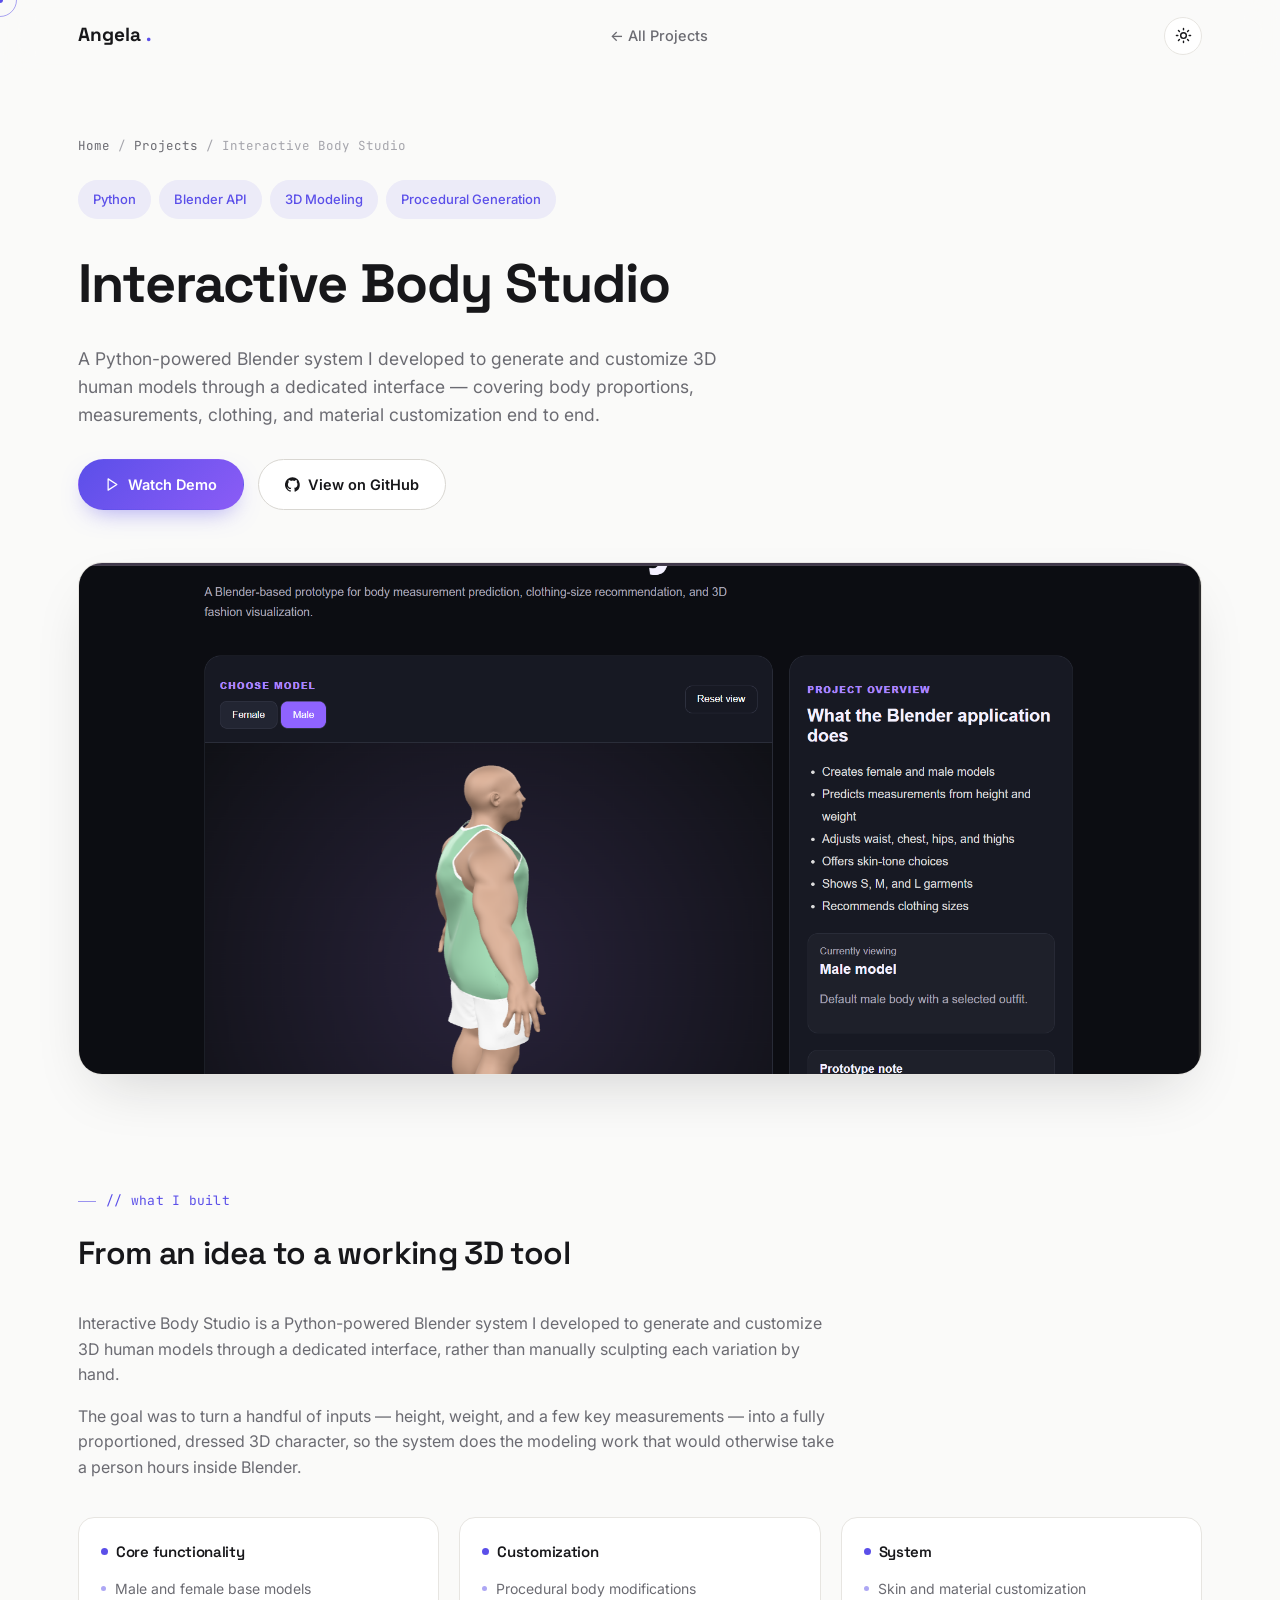
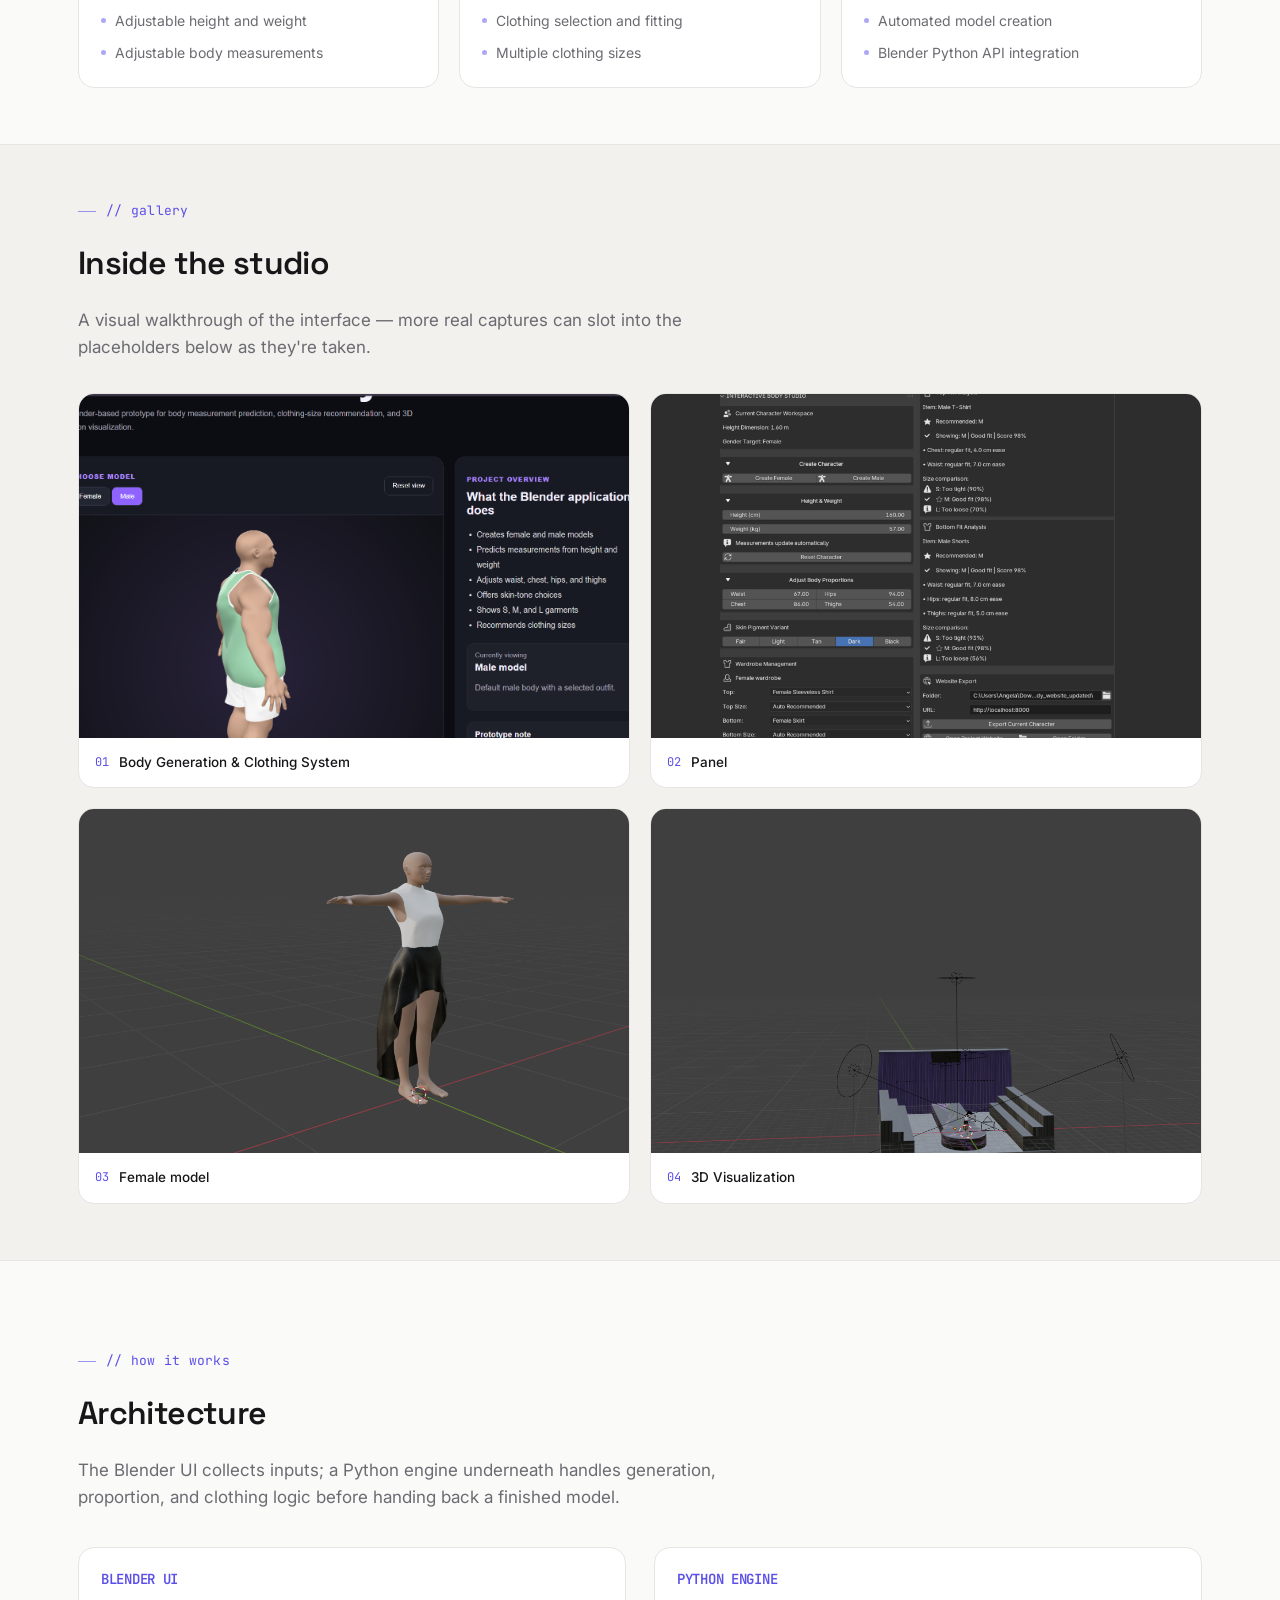
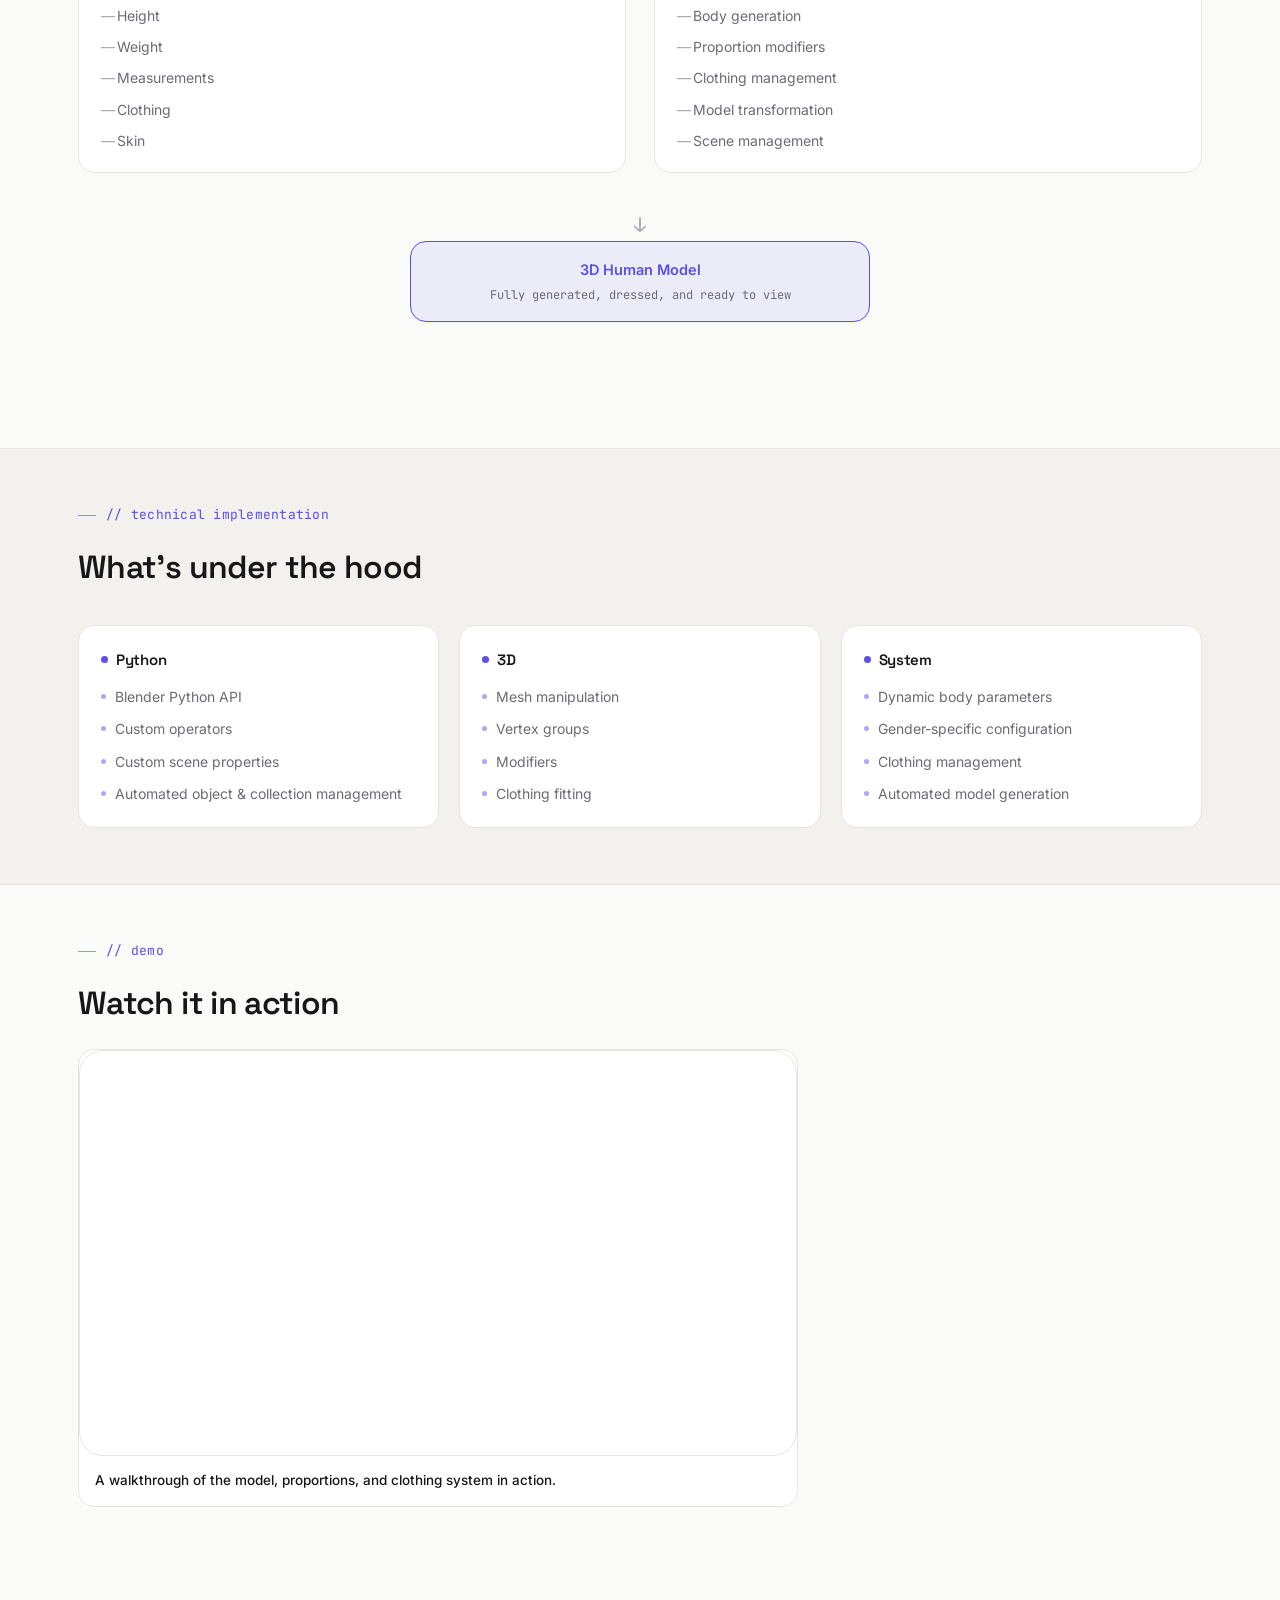
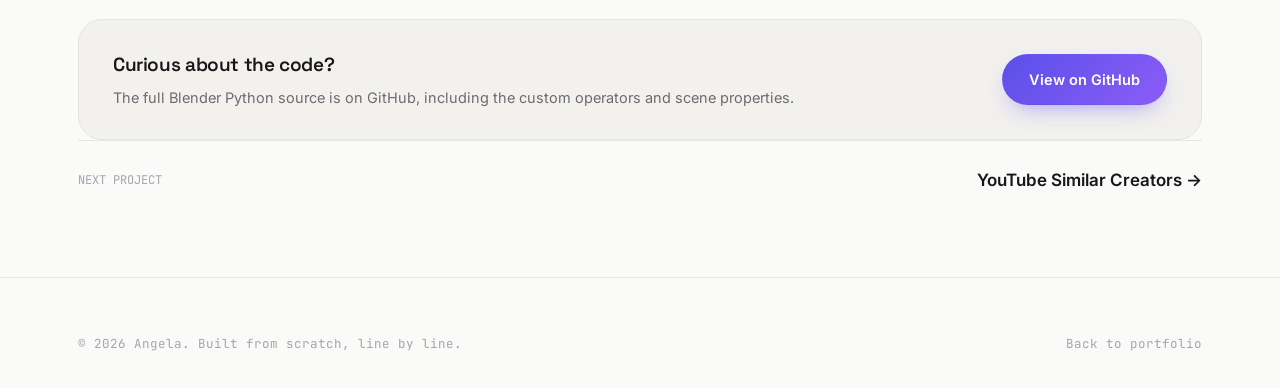
<file: body-studio-case-study.html>
<!DOCTYPE html>
<html lang="en">
<head>
<meta charset="UTF-8" />
<meta name="viewport" content="width=device-width, initial-scale=1.0" />
<title>Interactive Body Studio — Case Study · Angela</title>
<meta name="description" content="Case study: a custom Blender-based body customization system built with Python to generate and adjust 3D human models." />
<link rel="preconnect" href="https://fonts.googleapis.com">
<link rel="preconnect" href="https://fonts.gstatic.com" crossorigin>
<link href="https://fonts.googleapis.com/css2?family=Space+Grotesk:wght@500;600;700&family=Inter:wght@400;500;600;700&family=JetBrains+Mono:wght@400;500&display=swap" rel="stylesheet">
<link rel="stylesheet" href="style.css">
</head>
<body>

<div id="loader" aria-hidden="true">
  <div class="loader-mark"><span class="loader-dot"></span> Angela<span class="mono">.dev</span></div>
</div>
<div class="cursor-dot" id="cursor-dot"></div>
<div class="cursor-ring" id="cursor-ring"></div>
<div id="scroll-progress"></div>

<header id="site-header">
  <div class="wrap nav-inner">
    <a href="index.html#home" class="logo">Angela<span class="dot mono">.</span></a>
    <nav class="nav-links" id="nav-links" style="position:static; flex-direction:row; background:none; border:none; padding:0; transform:none; opacity:1; visibility:visible;">
      <a href="index.html#projects">&larr; All Projects</a>
    </nav>
    <div class="nav-actions">
      <button class="icon-btn" id="theme-toggle" aria-label="Toggle dark mode">
        <svg class="sun-icon" viewBox="0 0 24 24" fill="none" stroke="currentColor" stroke-width="2" stroke-linecap="round"><circle cx="12" cy="12" r="4"/><path d="M12 2v2M12 20v2M4.9 4.9l1.4 1.4M17.7 17.7l1.4 1.4M2 12h2M20 12h2M4.9 19.1l1.4-1.4M17.7 6.3l1.4-1.4"/></svg>
        <svg class="moon-icon" viewBox="0 0 24 24" fill="none" stroke="currentColor" stroke-width="2" stroke-linecap="round"><path d="M21 12.8A9 9 0 1 1 11.2 3a7 7 0 0 0 9.8 9.8Z"/></svg>
      </button>
    </div>
  </div>
</header>

<main>

  <!-- HERO -->
  <section class="case-hero">
    <div class="wrap">
      <div class="breadcrumb reveal in">
        <a href="index.html#home">Home</a><span>/</span>
        <a href="index.html#projects">Projects</a><span>/</span>
        <span>Interactive Body Studio</span>
      </div>
      <div class="case-tagrow reveal in">
        <span class="tag">Python</span><span class="tag">Blender API</span><span class="tag">3D Modeling</span><span class="tag">Procedural Generation</span>
      </div>
      <h1 class="reveal in">Interactive Body Studio</h1>
      <p class="dek reveal in">A Python-powered Blender system I developed to generate and customize 3D human models through a dedicated interface — covering body proportions, measurements, clothing, and material customization end to end.</p>
      <div class="case-actions reveal in">
        <a href="#demo" class="btn btn-primary">
          <svg width="15" height="15" viewBox="0 0 24 24" fill="none" stroke="currentColor" stroke-width="2" stroke-linecap="round" stroke-linejoin="round"><polygon points="5 3 19 12 5 21 5 3"/></svg>
          Watch Demo
        </a>
        <a href="#" target="_blank" rel="noopener" class="btn btn-secondary">
          <svg width="15" height="15" viewBox="0 0 24 24" fill="currentColor"><path d="M12 .3a12 12 0 0 0-3.8 23.4c.6.1.8-.3.8-.6v-2.2c-3.3.7-4-1.6-4-1.6-.6-1.4-1.4-1.8-1.4-1.8-1.1-.8.1-.8.1-.8 1.3.1 1.9 1.3 1.9 1.3 1.1 1.9 3 1.4 3.7 1 .1-.8.4-1.4.8-1.7-2.7-.3-5.4-1.3-5.4-5.9 0-1.3.5-2.4 1.2-3.2-.1-.3-.5-1.5.1-3.2 0 0 1-.3 3.3 1.2a11.4 11.4 0 0 1 6 0c2.3-1.5 3.3-1.2 3.3-1.2.6 1.7.2 2.9.1 3.2.8.8 1.2 1.9 1.2 3.2 0 4.6-2.7 5.6-5.4 5.9.4.4.8 1.1.8 2.2v3.3c0 .3.2.7.8.6A12 12 0 0 0 12 .3Z"/></svg>
          View on GitHub
        </a>
      </div>
      <div class="case-hero-media reveal in">
        <img src="assets/body-studio-male-model.png" alt="Interactive Body Studio interface showing a male 3D model wearing a size-adjustable outfit, with a project overview panel on the right" loading="lazy">
      </div>
    </div>
  </section>

  <!-- WHAT I BUILT -->
  <section class="case-section tight">
    <div class="wrap">
      <div class="section-head reveal" style="margin-bottom:32px;">
        <span class="eyebrow">// what I built</span>
        <h2>From an idea to a working 3D tool</h2>
      </div>
      <div class="case-body reveal">
        <p>Interactive Body Studio is a Python-powered Blender system I developed to generate and customize 3D human models through a dedicated interface, rather than manually sculpting each variation by hand.</p>
        <p>The goal was to turn a handful of inputs — height, weight, and a few key measurements — into a fully proportioned, dressed 3D character, so the system does the modeling work that would otherwise take a person hours inside Blender.</p>
      </div>
      <div class="tech-columns reveal-stagger" style="margin-top:36px;">
        <div class="tech-col reveal">
          <h4><span class="dot"></span>Core functionality</h4>
          <ul>
            <li>Male and female base models</li>
            <li>Adjustable height and weight</li>
            <li>Adjustable body measurements</li>
          </ul>
        </div>
        <div class="tech-col reveal">
          <h4><span class="dot"></span>Customization</h4>
          <ul>
            <li>Procedural body modifications</li>
            <li>Clothing selection and fitting</li>
            <li>Multiple clothing sizes</li>
          </ul>
        </div>
        <div class="tech-col reveal">
          <h4><span class="dot"></span>System</h4>
          <ul>
            <li>Skin and material customization</li>
            <li>Automated model creation</li>
            <li>Blender Python API integration</li>
          </ul>
        </div>
      </div>
    </div>
  </section>

  <!-- GALLERY -->
  <section class="case-section tight" style="background:var(--bg-sunken); border-top:1px solid var(--border); border-bottom:1px solid var(--border);">
    <div class="wrap">
      <div class="section-head reveal" style="margin-bottom:32px;">
        <span class="eyebrow">// gallery</span>
        <h2>Inside the studio</h2>
        <p>A visual walkthrough of the interface — more real captures can slot into the placeholders below as they're taken.</p>
      </div>
      <div class="gallery-grid reveal-stagger">
        <div class="gallery-item reveal">
          <img src="assets/body-studio-male-model.png" alt="Male model with adjustable outfit shown in the Interactive Body Studio panel" loading="lazy">
          <div class="cap"><span class="idx mono">01</span><span class="txt">Body Generation &amp; Clothing System</span></div>
        </div>
        <div class="gallery-item placeholder reveal">
          <img src="assets/panel.png" alt="Male model with adjustable outfit shown in the Interactive Body Studio panel" loading="lazy">
          <div class="cap"><span class="idx mono">02</span><span class="txt">Panel</span></div>
        </div>
        <div class="gallery-item placeholder reveal">
          <img src="assets/female_model.png" alt="Male model with adjustable outfit shown in the Interactive Body Studio panel" loading="lazy">
          <div class="cap"><span class="idx mono">03</span><span class="txt">Female model</span></div>
        </div>
        <div class="gallery-item placeholder reveal">
          <img src="assets/3d_visualization.png" alt="Male model with adjustable outfit shown in the Interactive Body Studio panel" loading="lazy">
          <div class="cap"><span class="idx mono">04</span><span class="txt">3D Visualization</span></div>
        </div>
      </div>
    </div>
  </section>

  <!-- HOW IT WORKS -->
  <section class="case-section">
    <div class="wrap">
      <div class="section-head reveal" style="margin-bottom:8px;">
        <span class="eyebrow">// how it works</span>
        <h2>Architecture</h2>
        <p>The Blender UI collects inputs; a Python engine underneath handles generation, proportion, and clothing logic before handing back a finished model.</p>
      </div>

      <div class="arch-split reveal-stagger">
        <div class="arch-col reveal">
          <h4>BLENDER UI</h4>
          <ul>
            <li>Height</li>
            <li>Weight</li>
            <li>Measurements</li>
            <li>Clothing</li>
            <li>Skin</li>
          </ul>
        </div>
        <div class="arch-col reveal">
          <h4>PYTHON ENGINE</h4>
          <ul>
            <li>Body generation</li>
            <li>Proportion modifiers</li>
            <li>Clothing management</li>
            <li>Model transformation</li>
            <li>Scene management</li>
          </ul>
        </div>
      </div>
      <div class="arch-diagram reveal">
        <div class="arch-arrow">↓</div>
        <div class="arch-node accent">3D Human Model<span>Fully generated, dressed, and ready to view</span></div>
      </div>
    </div>
  </section>

  <!-- TECHNICAL IMPLEMENTATION -->
  <section class="case-section tight" style="background:var(--bg-sunken); border-top:1px solid var(--border); border-bottom:1px solid var(--border);">
    <div class="wrap">
      <div class="section-head reveal" style="margin-bottom:32px;">
        <span class="eyebrow">// technical implementation</span>
        <h2>What's under the hood</h2>
      </div>
      <div class="tech-columns reveal-stagger">
        <div class="tech-col reveal">
          <h4><span class="dot"></span>Python</h4>
          <ul>
            <li>Blender Python API</li>
            <li>Custom operators</li>
            <li>Custom scene properties</li>
            <li>Automated object &amp; collection management</li>
          </ul>
        </div>
        <div class="tech-col reveal">
          <h4><span class="dot"></span>3D</h4>
          <ul>
            <li>Mesh manipulation</li>
            <li>Vertex groups</li>
            <li>Modifiers</li>
            <li>Clothing fitting</li>
          </ul>
        </div>
        <div class="tech-col reveal">
          <h4><span class="dot"></span>System</h4>
          <ul>
            <li>Dynamic body parameters</li>
            <li>Gender-specific configuration</li>
            <li>Clothing management</li>
            <li>Automated model generation</li>
          </ul>
        </div>
      </div>
    </div>
  </section>

  <!-- DEMO -->
  <section class="case-section tight" id="demo">
    <div class="wrap">
      <div class="section-head reveal" style="margin-bottom:20px;">
        <span class="eyebrow">// demo</span>
        <h2>Watch it in action</h2>
      </div>
      <div class="gallery-item reveal" style="max-width:720px;">
        <div style="position:relative; width:100%; padding-top:56.25%; border-radius:var(--radius-lg); overflow:hidden; border:1px solid var(--border);">
          <iframe loading="lazy" style="position:absolute; top:0; left:0; width:100%; height:100%; border:none;"
            src="https://www.canva.com/design/DAHRs3_WKjk/H22M6j13ugVfVuQlateZQA/watch?embed"
            allow="fullscreen" allowfullscreen="allowfullscreen"></iframe>
        </div>
        <div class="cap"><span class="txt">A walkthrough of the model, proportions, and clothing system in action.</span></div>
      </div>
    </div>
  </section>

  <!-- CTA -->
  <section class="case-section tight">
    <div class="wrap">
      <div class="case-cta reveal">
        <div>
          <h3>Curious about the code?</h3>
          <p>The full Blender Python source is on GitHub, including the custom operators and scene properties.</p>
        </div>
        <a href="#" target="_blank" rel="noopener" class="btn btn-primary">View on GitHub</a>
      </div>
      <div class="next-project reveal">
        <span class="label">NEXT PROJECT</span>
        <a href="youtube-similar-creators-case-study.html">YouTube Similar Creators →</a>
      </div>
    </div>
  </section>

</main>

<footer>
  <div class="wrap">
    <div class="footer-bottom" style="border-top:none; padding-top:0;">
      <span>&copy; <span id="year"></span> Angela. Built from scratch, line by line.</span>
      <a href="index.html#home">Back to portfolio</a>
    </div>
  </div>
</footer>

<button id="fab-top" aria-label="Back to top">
  <svg viewBox="0 0 24 24" fill="none" stroke="currentColor" stroke-width="2" stroke-linecap="round"><path d="m18 15-6-6-6 6"/></svg>
</button>

<script src="shared.js"></script>
</body>
</html>
</file>
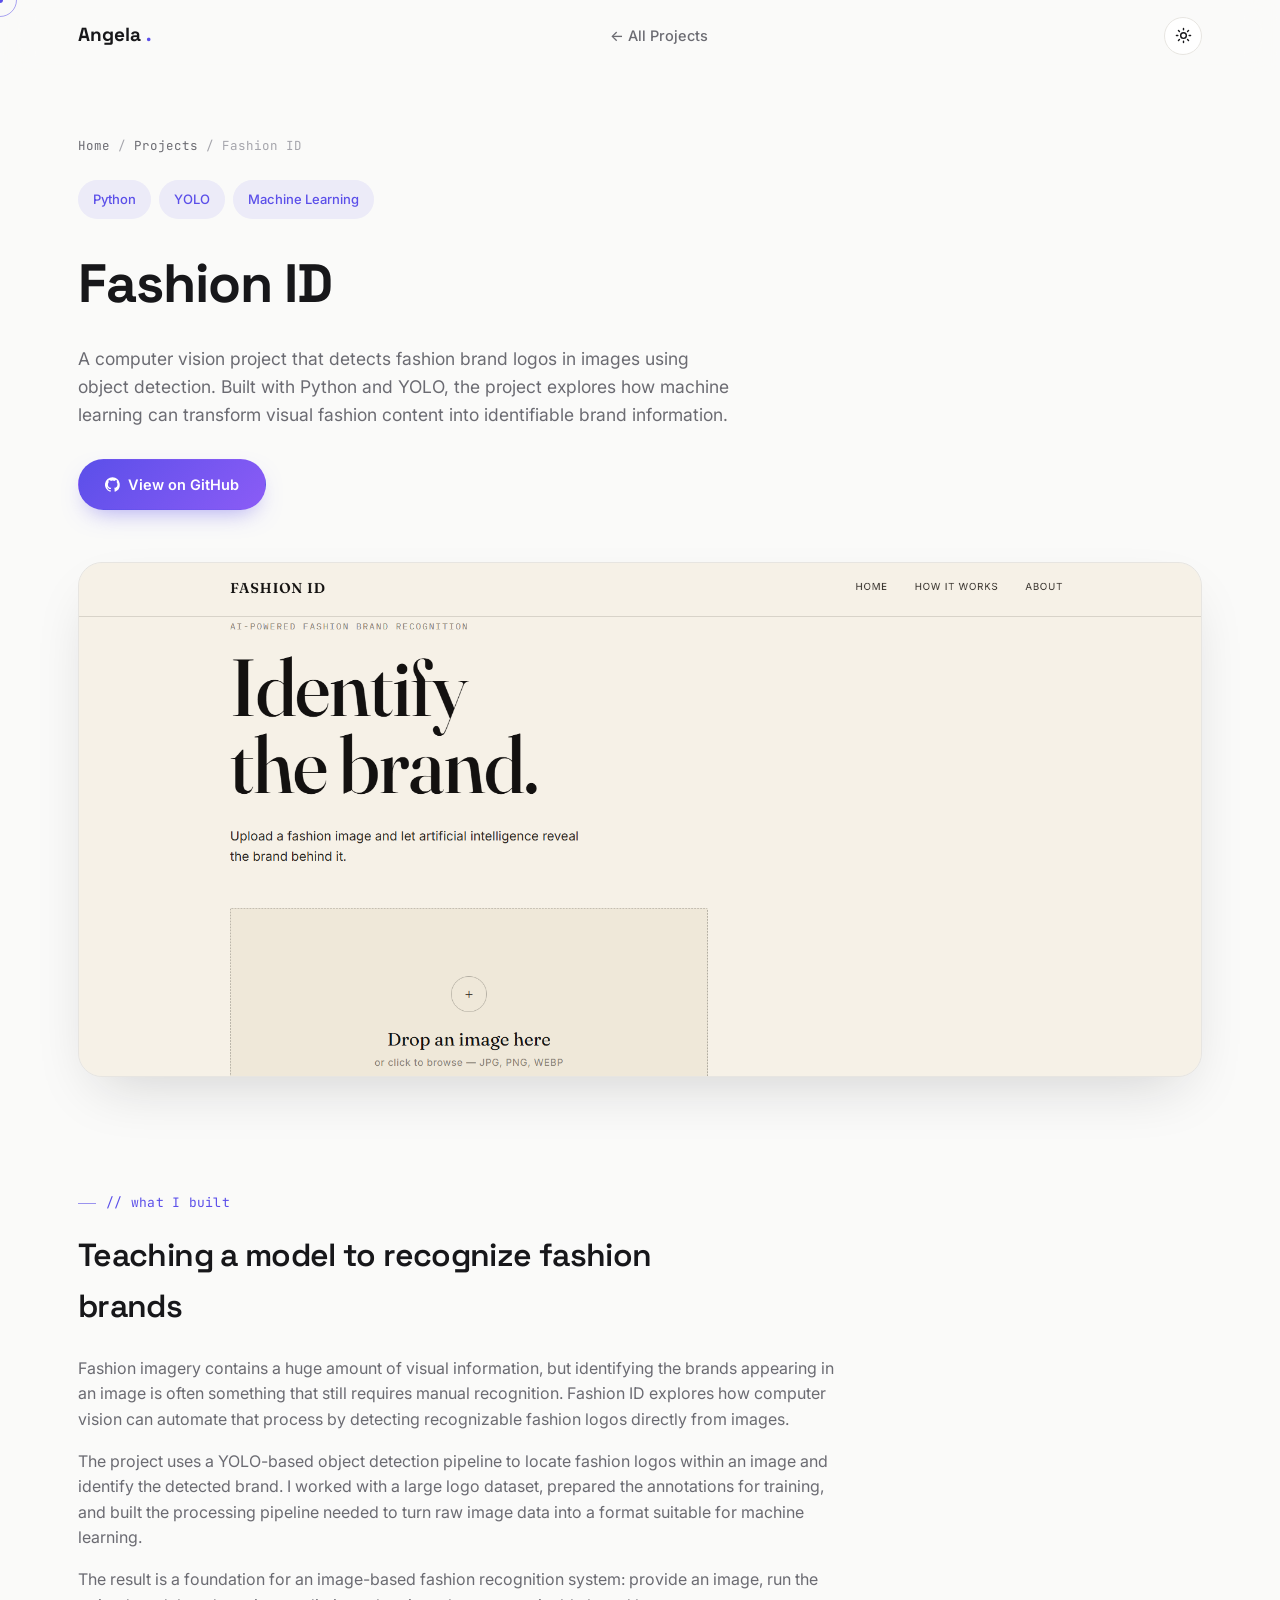
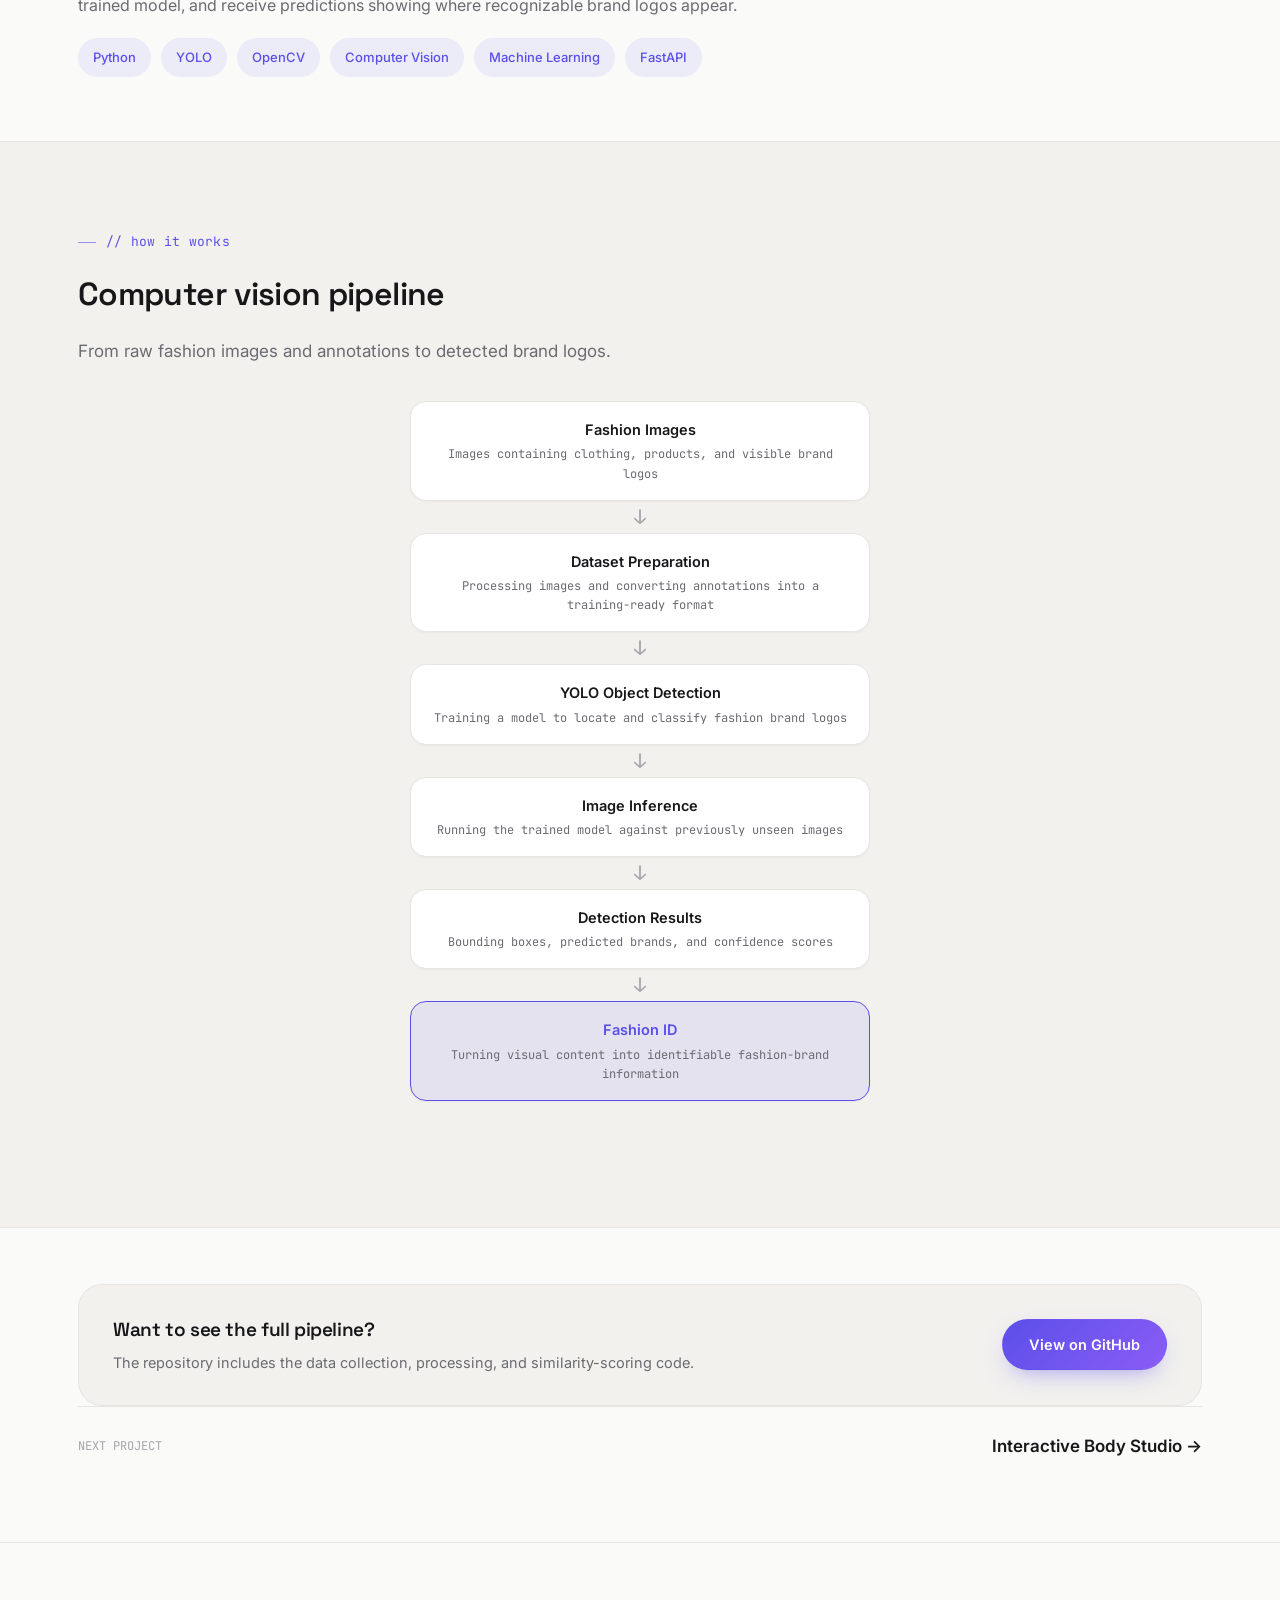
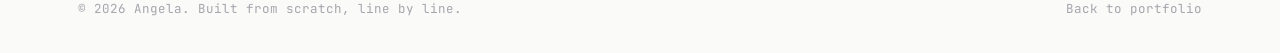
<file: fashion-id-study.html>
<!DOCTYPE html>
<html lang="en">
<head>
  <meta charset="UTF-8" />
  <meta name="viewport" content="width=device-width, initial-scale=1.0" />
  <title>Fashion ID — Case Study · Angela</title>
  <meta name="description" content="Case study: Detect fashion brands" />
  <link rel="preconnect" href="https://fonts.googleapis.com">
  <link rel="preconnect" href="https://fonts.gstatic.com" crossorigin>
  <link href="https://fonts.googleapis.com/css2?family=Space+Grotesk:wght@500;600;700&family=Inter:wght@400;500;600;700&family=JetBrains+Mono:wght@400;500&display=swap" rel="stylesheet">
  <link rel="stylesheet" href="style.css">
</head>
<body>

<div id="loader" aria-hidden="true">
  <div class="loader-mark"><span class="loader-dot"></span> Angela<span class="mono">.dev</span></div>
</div>
<div class="cursor-dot" id="cursor-dot"></div>
<div class="cursor-ring" id="cursor-ring"></div>
<div id="scroll-progress"></div>

<header id="site-header">
  <div class="wrap nav-inner">
    <a href="index.html#home" class="logo">Angela<span class="dot mono">.</span></a>
    <nav class="nav-links" id="nav-links" style="position:static; flex-direction:row; background:none; border:none; padding:0; transform:none; opacity:1; visibility:visible;">
      <a href="index.html#projects">&larr; All Projects</a>
    </nav>
    <div class="nav-actions">
      <button class="icon-btn" id="theme-toggle" aria-label="Toggle dark mode">
        <svg class="sun-icon" viewBox="0 0 24 24" fill="none" stroke="currentColor" stroke-width="2" stroke-linecap="round"><circle cx="12" cy="12" r="4"/><path d="M12 2v2M12 20v2M4.9 4.9l1.4 1.4M17.7 17.7l1.4 1.4M2 12h2M20 12h2M4.9 19.1l1.4-1.4M17.7 6.3l1.4-1.4"/></svg>
        <svg class="moon-icon" viewBox="0 0 24 24" fill="none" stroke="currentColor" stroke-width="2" stroke-linecap="round"><path d="M21 12.8A9 9 0 1 1 11.2 3a7 7 0 0 0 9.8 9.8Z"/></svg>
      </button>
    </div>
  </div>
</header>

<main>

  <!-- HERO -->
  <section class="case-hero">
    <div class="wrap">
      <div class="breadcrumb reveal in">
        <a href="index.html#home">Home</a><span>/</span>
        <a href="index.html#projects">Projects</a><span>/</span>
        <span>Fashion ID</span>
      </div>
      <div class="case-tagrow reveal in">
        <span class="tag">Python</span><span class="tag">YOLO</span><span class="tag">Machine Learning</span>
      </div>
      <h1 class="reveal in">Fashion ID</h1>
      <p class="dek reveal in">A computer vision project that detects fashion brand logos in images using
        object detection. Built with Python and YOLO, the project explores how
        machine learning can transform visual fashion content into identifiable
        brand information.</p>
      <div class="case-actions reveal in">
        <a href="https://github.com/angelaalexo/fashion-id" target="_blank" rel="noopener" class="btn btn-primary">
          <svg width="15" height="15" viewBox="0 0 24 24" fill="currentColor"><path d="M12 .3a12 12 0 0 0-3.8 23.4c.6.1.8-.3.8-.6v-2.2c-3.3.7-4-1.6-4-1.6-.6-1.4-1.4-1.8-1.4-1.8-1.1-.8.1-.8.1-.8 1.3.1 1.9 1.3 1.9 1.3 1.1 1.9 3 1.4 3.7 1 .1-.8.4-1.4.8-1.7-2.7-.3-5.4-1.3-5.4-5.9 0-1.3.5-2.4 1.2-3.2-.1-.3-.5-1.5.1-3.2 0 0 1-.3 3.3 1.2a11.4 11.4 0 0 1 6 0c2.3-1.5 3.3-1.2 3.3-1.2.6 1.7.2 2.9.1 3.2.8.8 1.2 1.9 1.2 3.2 0 4.6-2.7 5.6-5.4 5.9.4.4.8 1.1.8 2.2v3.3c0 .3.2.7.8.6A12 12 0 0 0 12 .3Z"/></svg>
          View on GitHub
        </a>
      </div>
      <div class="case-hero-media reveal in">
        <img src="assets/fashion_id.png" alt="Fashion ID computer vision project showing detected fashion brand logos" loading="lazy">
      </div>
    </div>
  </section>

  <!-- WHAT I BUILT -->
  <section class="case-section tight">
    <div class="wrap">
      <div class="section-head reveal" style="margin-bottom:24px;">
        <span class="eyebrow">// what I built</span>
        <h2>Teaching a model to recognize fashion brands</h2>
      </div>
      <div class="case-body reveal">
        <p>Fashion imagery contains a huge amount of visual information, but
          identifying the brands appearing in an image is often something that
          still requires manual recognition. Fashion ID explores how computer
          vision can automate that process by detecting recognizable fashion
          logos directly from images.</p>
        <p>The project uses a YOLO-based object detection pipeline to locate
          fashion logos within an image and identify the detected brand. I worked
          with a large logo dataset, prepared the annotations for training, and
          built the processing pipeline needed to turn raw image data into a
          format suitable for machine learning.</p>
        <p>
          The result is a foundation for an image-based fashion recognition
          system: provide an image, run the trained model, and receive
          predictions showing where recognizable brand logos appear.
        </p>
      </div>
      <div class="stack-row reveal">
        <span class="tag">Python</span>
        <span class="tag">YOLO</span>
        <span class="tag">OpenCV</span>
        <span class="tag">Computer Vision</span>
        <span class="tag">Machine Learning</span>
        <span class="tag">FastAPI</span>
      </div>
    </div>
  </section>

  <!-- HOW IT WORKS -->
  <section class="case-section" style="background:var(--bg-sunken); border-top:1px solid var(--border); border-bottom:1px solid var(--border);">
    <div class="wrap">

      <div class="section-head reveal" style="margin-bottom:8px;">

        <span class="eyebrow">// how it works</span>

        <h2>Computer vision pipeline</h2>

        <p>
          From raw fashion images and annotations to detected brand logos.
        </p>

      </div>


      <div class="arch-diagram reveal-stagger">

        <div class="arch-node reveal">
          Fashion Images
          <span>
            Images containing clothing, products, and visible brand logos
          </span>
        </div>

        <div class="arch-arrow">↓</div>


        <div class="arch-node reveal">
          Dataset Preparation
          <span>
            Processing images and converting annotations into a training-ready format
          </span>
        </div>

        <div class="arch-arrow">↓</div>


        <div class="arch-node reveal">
          YOLO Object Detection
          <span>
            Training a model to locate and classify fashion brand logos
          </span>
        </div>

        <div class="arch-arrow">↓</div>


        <div class="arch-node reveal">
          Image Inference
          <span>
            Running the trained model against previously unseen images
          </span>
        </div>

        <div class="arch-arrow">↓</div>


        <div class="arch-node reveal">
          Detection Results
          <span>
            Bounding boxes, predicted brands, and confidence scores
          </span>
        </div>

        <div class="arch-arrow">↓</div>


        <div class="arch-node accent reveal">
          Fashion ID
          <span>
            Turning visual content into identifiable fashion-brand information
          </span>
        </div>

      </div>

    </div>
  </section>

  <!-- CTA -->
  <section class="case-section tight">
    <div class="wrap">
      <div class="case-cta reveal">
        <div>
          <h3>Want to see the full pipeline?</h3>
          <p>The repository includes the data collection, processing, and similarity-scoring code.</p>
        </div>
        <a href="https://github.com/angelaalexo/fashion-id" target="_blank" rel="noopener" class="btn btn-primary">View on GitHub</a>
      </div>
      <div class="next-project reveal">
        <span class="label">NEXT PROJECT</span>
        <a href="body-studio-case-study.html">Interactive Body Studio →</a>
      </div>
    </div>
  </section>

</main>

<footer>
  <div class="wrap">
    <div class="footer-bottom" style="border-top:none; padding-top:0;">
      <span>&copy; <span id="year"></span> Angela. Built from scratch, line by line.</span>
      <a href="index.html#home">Back to portfolio</a>
    </div>
  </div>
</footer>

<button id="fab-top" aria-label="Back to top">
  <svg viewBox="0 0 24 24" fill="none" stroke="currentColor" stroke-width="2" stroke-linecap="round"><path d="m18 15-6-6-6 6"/></svg>
</button>

<script src="shared.js"></script>
</body>
</html>
</file>
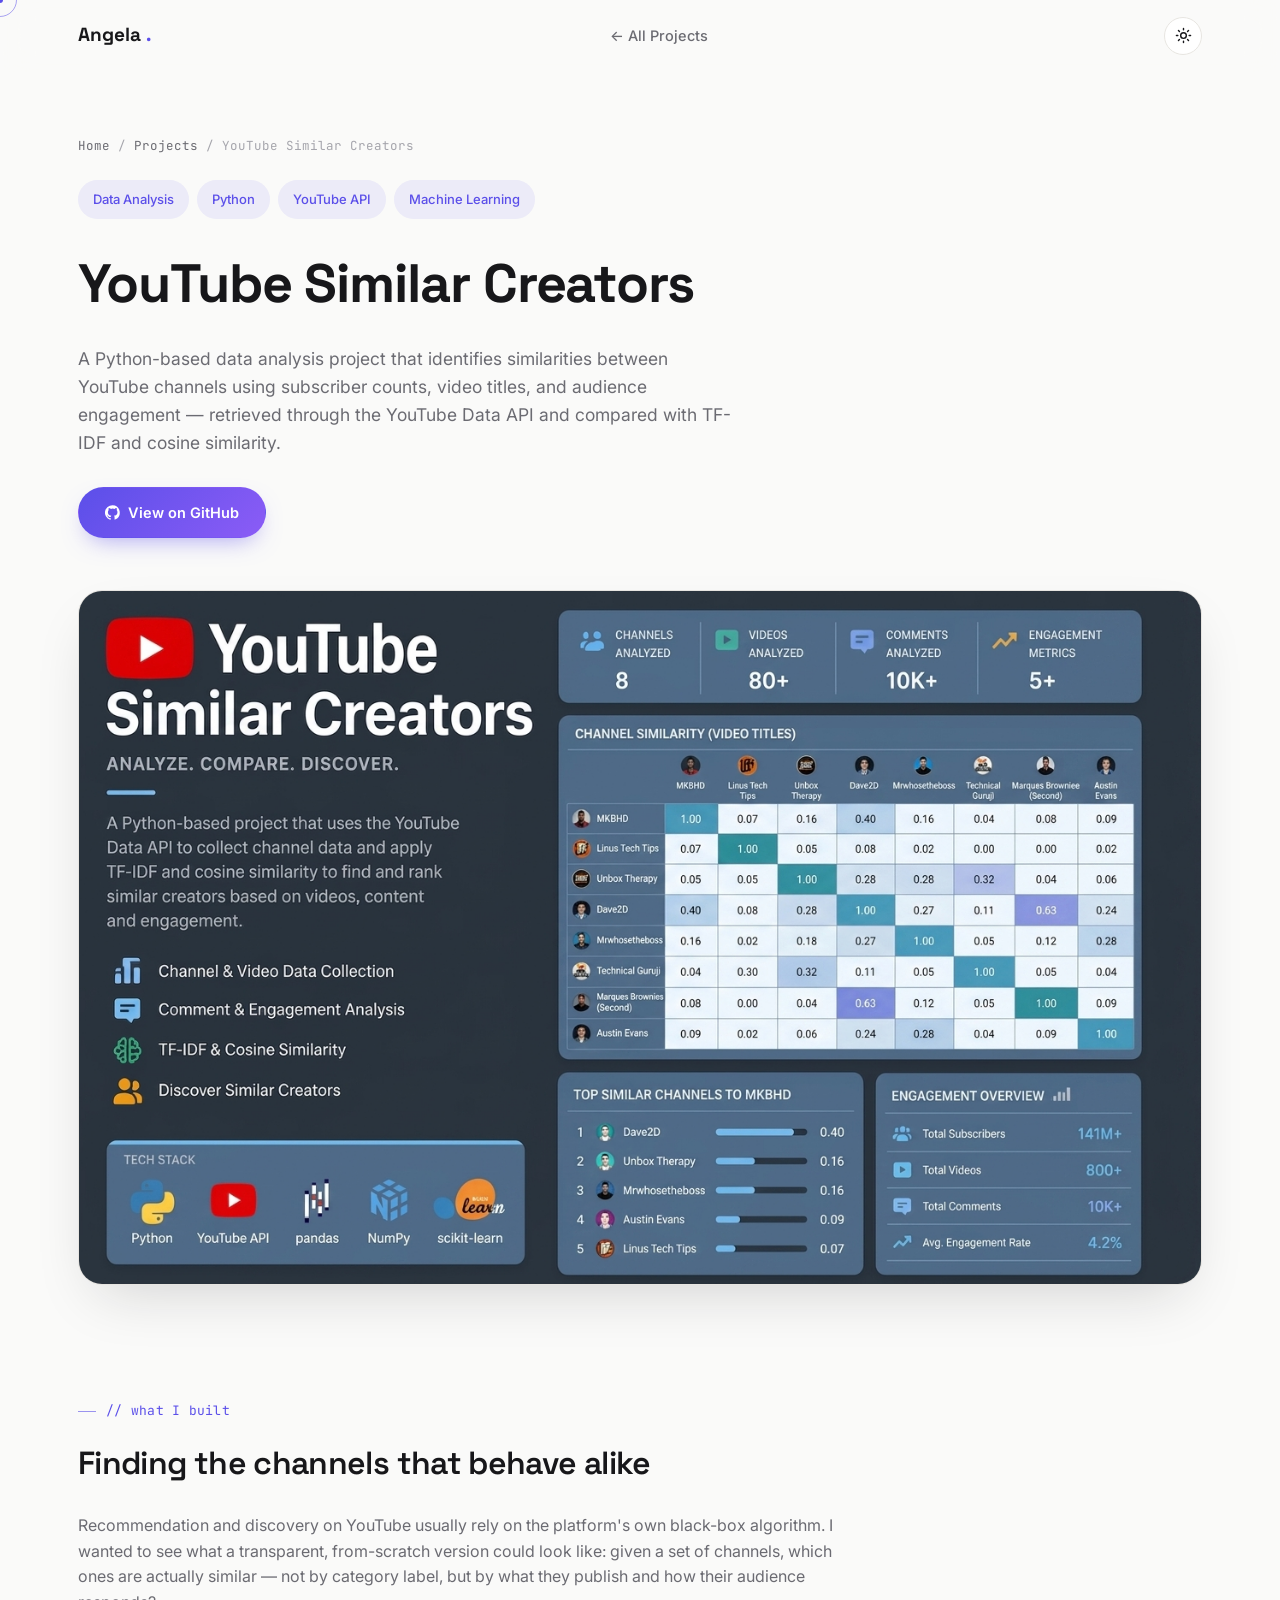
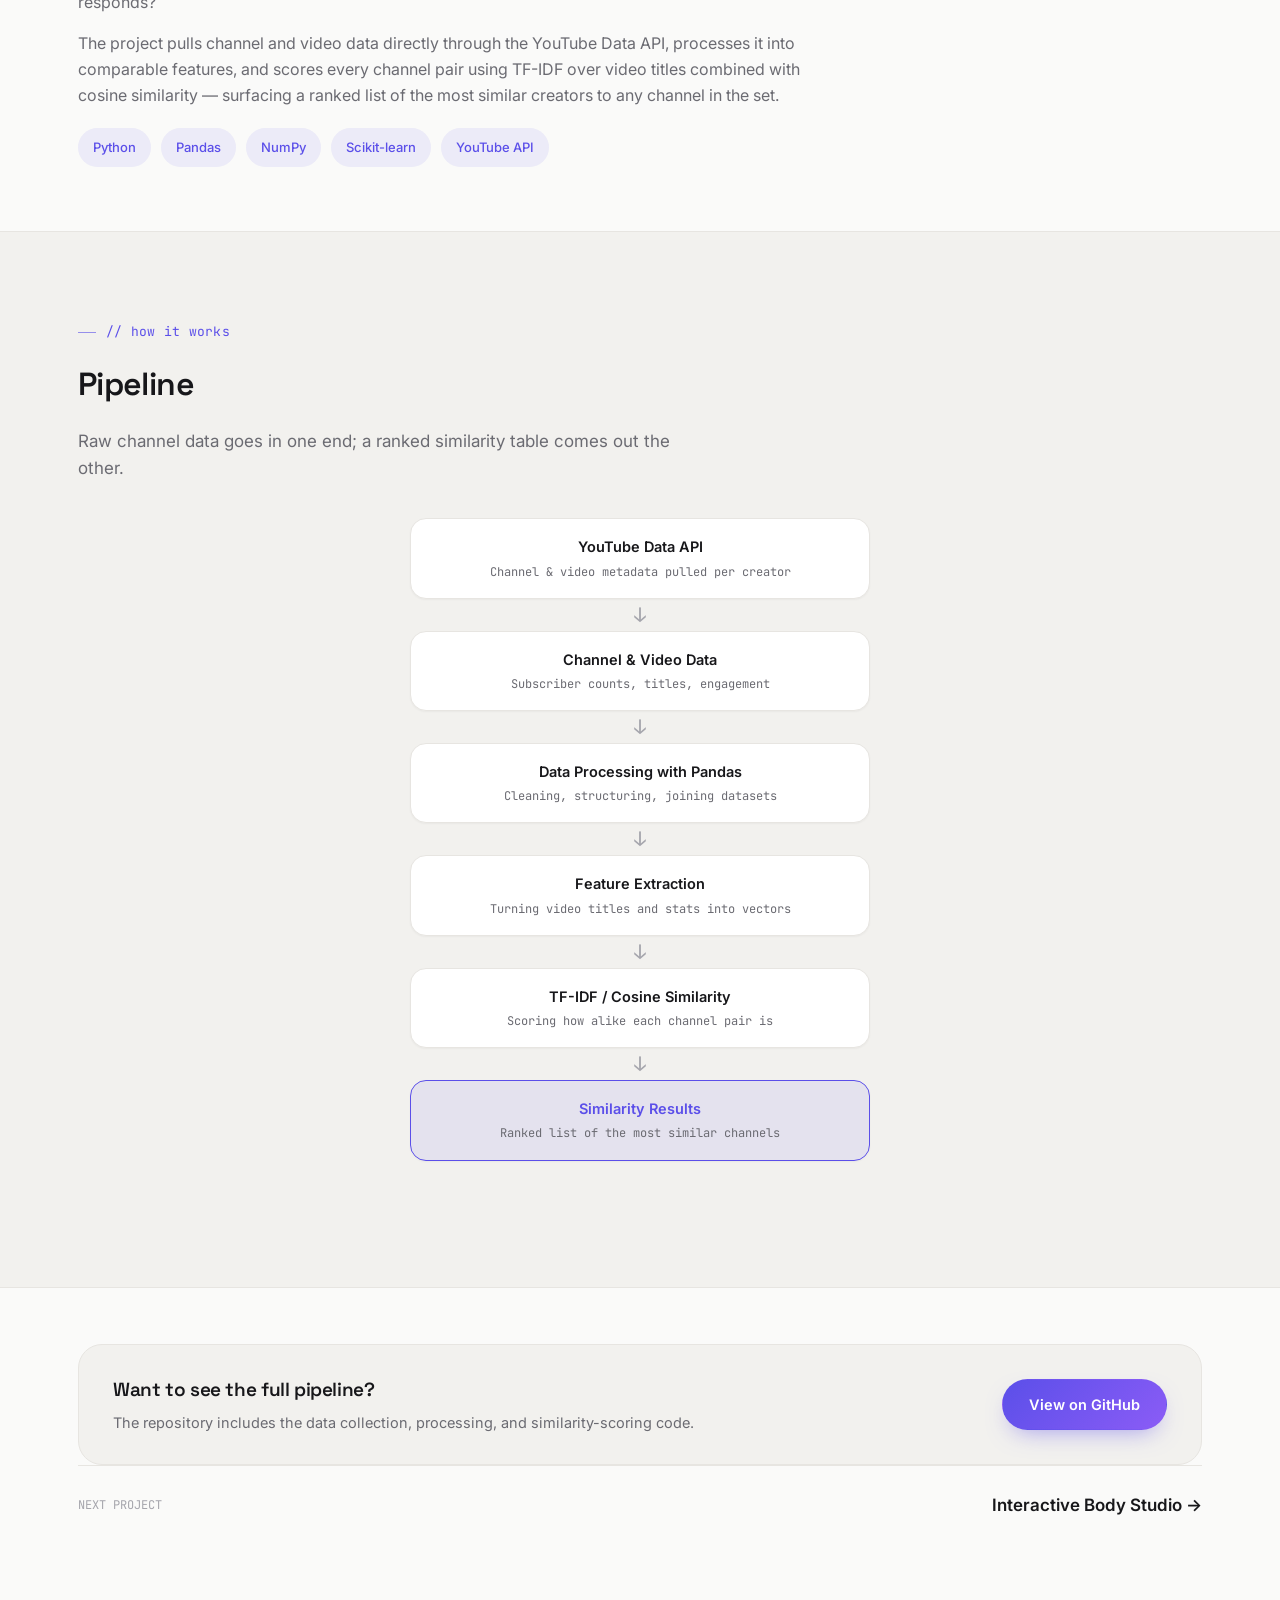
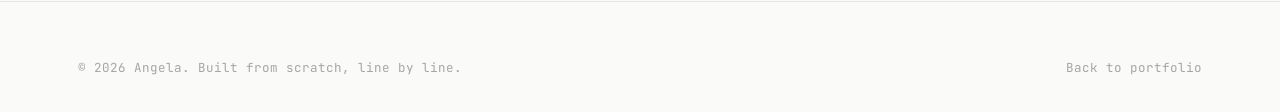
<file: youtube-similar-creators-case-study.html>
<!DOCTYPE html>
<html lang="en">
<head>
<meta charset="UTF-8" />
<meta name="viewport" content="width=device-width, initial-scale=1.0" />
<title>YouTube Similar Creators — Case Study · Angela</title>
<meta name="description" content="Case study: a Python data analysis project that finds similar YouTube creators using TF-IDF and cosine similarity." />
<link rel="preconnect" href="https://fonts.googleapis.com">
<link rel="preconnect" href="https://fonts.gstatic.com" crossorigin>
<link href="https://fonts.googleapis.com/css2?family=Space+Grotesk:wght@500;600;700&family=Inter:wght@400;500;600;700&family=JetBrains+Mono:wght@400;500&display=swap" rel="stylesheet">
<link rel="stylesheet" href="style.css">
</head>
<body>

<div id="loader" aria-hidden="true">
  <div class="loader-mark"><span class="loader-dot"></span> Angela<span class="mono">.dev</span></div>
</div>
<div class="cursor-dot" id="cursor-dot"></div>
<div class="cursor-ring" id="cursor-ring"></div>
<div id="scroll-progress"></div>

<header id="site-header">
  <div class="wrap nav-inner">
    <a href="angela-portfolio.html#home" class="logo">Angela<span class="dot mono">.</span></a>
    <nav class="nav-links" id="nav-links" style="position:static; flex-direction:row; background:none; border:none; padding:0; transform:none; opacity:1; visibility:visible;">
      <a href="angela-portfolio.html#projects">&larr; All Projects</a>
    </nav>
    <div class="nav-actions">
      <button class="icon-btn" id="theme-toggle" aria-label="Toggle dark mode">
        <svg class="sun-icon" viewBox="0 0 24 24" fill="none" stroke="currentColor" stroke-width="2" stroke-linecap="round"><circle cx="12" cy="12" r="4"/><path d="M12 2v2M12 20v2M4.9 4.9l1.4 1.4M17.7 17.7l1.4 1.4M2 12h2M20 12h2M4.9 19.1l1.4-1.4M17.7 6.3l1.4-1.4"/></svg>
        <svg class="moon-icon" viewBox="0 0 24 24" fill="none" stroke="currentColor" stroke-width="2" stroke-linecap="round"><path d="M21 12.8A9 9 0 1 1 11.2 3a7 7 0 0 0 9.8 9.8Z"/></svg>
      </button>
    </div>
  </div>
</header>

<main>

  <!-- HERO -->
  <section class="case-hero">
    <div class="wrap">
      <div class="breadcrumb reveal in">
        <a href="angela-portfolio.html#home">Home</a><span>/</span>
        <a href="angela-portfolio.html#projects">Projects</a><span>/</span>
        <span>YouTube Similar Creators</span>
      </div>
      <div class="case-tagrow reveal in">
        <span class="tag">Data Analysis</span><span class="tag">Python</span><span class="tag">YouTube API</span><span class="tag">Machine Learning</span>
      </div>
      <h1 class="reveal in">YouTube Similar Creators</h1>
      <p class="dek reveal in">A Python-based data analysis project that identifies similarities between YouTube channels using subscriber counts, video titles, and audience engagement — retrieved through the YouTube Data API and compared with TF-IDF and cosine similarity.</p>
      <div class="case-actions reveal in">
        <a href="https://github.com/angelaalexo/VNP-standard-project-211256" target="_blank" rel="noopener" class="btn btn-primary">
          <svg width="15" height="15" viewBox="0 0 24 24" fill="currentColor"><path d="M12 .3a12 12 0 0 0-3.8 23.4c.6.1.8-.3.8-.6v-2.2c-3.3.7-4-1.6-4-1.6-.6-1.4-1.4-1.8-1.4-1.8-1.1-.8.1-.8.1-.8 1.3.1 1.9 1.3 1.9 1.3 1.1 1.9 3 1.4 3.7 1 .1-.8.4-1.4.8-1.7-2.7-.3-5.4-1.3-5.4-5.9 0-1.3.5-2.4 1.2-3.2-.1-.3-.5-1.5.1-3.2 0 0 1-.3 3.3 1.2a11.4 11.4 0 0 1 6 0c2.3-1.5 3.3-1.2 3.3-1.2.6 1.7.2 2.9.1 3.2.8.8 1.2 1.9 1.2 3.2 0 4.6-2.7 5.6-5.4 5.9.4.4.8 1.1.8 2.2v3.3c0 .3.2.7.8.6A12 12 0 0 0 12 .3Z"/></svg>
          View on GitHub
        </a>
      </div>
      <div class="case-hero-media reveal in">
        <img src="assets/youtube_similar_creators_cover.jpg" alt="YouTube Similar Creators dashboard showing a channel similarity matrix, top similar channels, and engagement overview" loading="lazy">
      </div>
    </div>
  </section>

  <!-- WHAT I BUILT -->
  <section class="case-section tight">
    <div class="wrap">
      <div class="section-head reveal" style="margin-bottom:24px;">
        <span class="eyebrow">// what I built</span>
        <h2>Finding the channels that behave alike</h2>
      </div>
      <div class="case-body reveal">
        <p>Recommendation and discovery on YouTube usually rely on the platform's own black-box algorithm. I wanted to see what a transparent, from-scratch version could look like: given a set of channels, which ones are actually similar — not by category label, but by what they publish and how their audience responds?</p>
        <p>The project pulls channel and video data directly through the YouTube Data API, processes it into comparable features, and scores every channel pair using TF-IDF over video titles combined with cosine similarity — surfacing a ranked list of the most similar creators to any channel in the set.</p>
      </div>
      <div class="stack-row reveal">
        <span class="tag">Python</span><span class="tag">Pandas</span><span class="tag">NumPy</span><span class="tag">Scikit-learn</span><span class="tag">YouTube API</span>
      </div>
    </div>
  </section>

  <!-- HOW IT WORKS -->
  <section class="case-section" style="background:var(--bg-sunken); border-top:1px solid var(--border); border-bottom:1px solid var(--border);">
    <div class="wrap">
      <div class="section-head reveal" style="margin-bottom:8px;">
        <span class="eyebrow">// how it works</span>
        <h2>Pipeline</h2>
        <p>Raw channel data goes in one end; a ranked similarity table comes out the other.</p>
      </div>

      <div class="arch-diagram reveal-stagger">
        <div class="arch-node reveal">YouTube Data API<span>Channel &amp; video metadata pulled per creator</span></div>
        <div class="arch-arrow">↓</div>
        <div class="arch-node reveal">Channel &amp; Video Data<span>Subscriber counts, titles, engagement</span></div>
        <div class="arch-arrow">↓</div>
        <div class="arch-node reveal">Data Processing with Pandas<span>Cleaning, structuring, joining datasets</span></div>
        <div class="arch-arrow">↓</div>
        <div class="arch-node reveal">Feature Extraction<span>Turning video titles and stats into vectors</span></div>
        <div class="arch-arrow">↓</div>
        <div class="arch-node reveal">TF-IDF / Cosine Similarity<span>Scoring how alike each channel pair is</span></div>
        <div class="arch-arrow">↓</div>
        <div class="arch-node accent reveal">Similarity Results<span>Ranked list of the most similar channels</span></div>
      </div>
    </div>
  </section>

  <!-- RESULTS
  <section class="case-section tight">
    <div class="wrap">
      <div class="section-head reveal" style="margin-bottom:20px;">
        <span class="eyebrow">// results</span>
        <h2>What it produces</h2>
        <p>Across 8 channels, the project analyzed 80+ videos and 10K+ comments to build a full similarity matrix and an engagement overview — shown below.</p>
      </div>
      <div class="results-media reveal">
        <img src="assets/youtube-similar-creators-dashboard.png" alt="Channel similarity matrix comparing video-title and engagement similarity across 8 YouTube channels, with top similar channels and engagement totals" loading="lazy">
      </div>
    </div>
  </section> -->

  <!-- CTA -->
  <section class="case-section tight">
    <div class="wrap">
      <div class="case-cta reveal">
        <div>
          <h3>Want to see the full pipeline?</h3>
          <p>The repository includes the data collection, processing, and similarity-scoring code.</p>
        </div>
        <a href="https://github.com/angelaalexo/VNP-standard-project-211256" target="_blank" rel="noopener" class="btn btn-primary">View on GitHub</a>
      </div>
      <div class="next-project reveal">
        <span class="label">NEXT PROJECT</span>
        <a href="body-studio-case-study.html">Interactive Body Studio →</a>
      </div>
    </div>
  </section>

</main>

<footer>
  <div class="wrap">
    <div class="footer-bottom" style="border-top:none; padding-top:0;">
      <span>&copy; <span id="year"></span> Angela. Built from scratch, line by line.</span>
      <a href="angela-portfolio.html#home">Back to portfolio</a>
    </div>
  </div>
</footer>

<button id="fab-top" aria-label="Back to top">
  <svg viewBox="0 0 24 24" fill="none" stroke="currentColor" stroke-width="2" stroke-linecap="round"><path d="m18 15-6-6-6 6"/></svg>
</button>

<script src="shared.js"></script>
</body>
</html>
</file>
<file: style.css>
/* ==========================================================
   1. TOKENS
========================================================== */
:root{
  --bg:#FAFAF9;
  --bg-elevated:#FFFFFF;
  --bg-sunken:#F2F1EE;
  --text:#17171A;
  --text-muted:#6B6B72;
  --text-faint:#A5A5AC;
  --border:#E7E5E1;
  --border-strong:#D9D7D2;
  --accent:#5B4FE9;
  --accent-2:#8B5CF6;
  --accent-soft:rgba(91,79,233,0.09);
  --accent-soft-strong:rgba(91,79,233,0.16);
  --success:#1FA971;
  --shadow-sm:0 1px 2px rgba(20,20,25,0.04);
  --shadow-md:0 8px 24px -8px rgba(20,20,25,0.10);
  --shadow-lg:0 24px 60px -20px rgba(20,20,25,0.18);
  --radius-sm:10px;
  --radius-md:16px;
  --radius-lg:24px;
  --radius-full:999px;
  --nav-h:72px;
  --maxw:1180px;
  --ease:cubic-bezier(.16,1,.3,1);
}
html[data-theme="dark"]{
  --bg:#0A0A0C;
  --bg-elevated:#151517;
  --bg-sunken:#0F0F11;
  --text:#F2F2F4;
  --text-muted:#9A9AA2;
  --text-faint:#63636B;
  --border:#232327;
  --border-strong:#2E2E33;
  --accent:#8B7CF6;
  --accent-2:#A78BFA;
  --accent-soft:rgba(139,124,246,0.12);
  --accent-soft-strong:rgba(139,124,246,0.2);
  --shadow-sm:0 1px 2px rgba(0,0,0,0.3);
  --shadow-md:0 8px 24px -8px rgba(0,0,0,0.5);
  --shadow-lg:0 24px 60px -20px rgba(0,0,0,0.6);
}

*{box-sizing:border-box;}
html{scroll-behavior:smooth;}
@media (prefers-reduced-motion: reduce){
  html{scroll-behavior:auto;}
  *,*::before,*::after{animation-duration:0.001ms !important; animation-iteration-count:1 !important; transition-duration:0.001ms !important; scroll-behavior:auto !important;}
}
body{
  margin:0;
  background:var(--bg);
  color:var(--text);
  font-family:'Inter',system-ui,-apple-system,sans-serif;
  font-size:16px;
  line-height:1.6;
  -webkit-font-smoothing:antialiased;
  transition:background .4s var(--ease), color .4s var(--ease);
  overflow-x:hidden;
}
h1,h2,h3,h4{
  font-family:'Space Grotesk',sans-serif;
  margin:0;
  letter-spacing:-0.02em;
  color:var(--text);
}
p{margin:0;}
a{color:inherit; text-decoration:none;}
img{max-width:100%; display:block;}
button{font-family:inherit; cursor:pointer;}
ul{margin:0; padding:0; list-style:none;}
.mono{font-family:'JetBrains Mono',monospace;}

.wrap{max-width:var(--maxw); margin:0 auto; padding:0 28px;}
@media (max-width:640px){.wrap{padding:0 20px;}}

.eyebrow{
  font-family:'JetBrains Mono',monospace;
  font-size:13px;
  color:var(--accent);
  letter-spacing:0.02em;
  display:flex;
  align-items:center;
  gap:10px;
  margin-bottom:16px;
}
.eyebrow::before{content:"";width:18px;height:1px;background:var(--accent); opacity:0.6;}

section{position:relative; padding:130px 0;}
@media (max-width:900px){section{padding:88px 0;}}

.section-head{max-width:640px; margin-bottom:64px;}
.section-head h2{font-size:clamp(28px,3.4vw,42px); font-weight:600;}
.section-head p{margin-top:16px; color:var(--text-muted); font-size:17px;}

::selection{background:var(--accent); color:#fff;}

/* focus visibility */
a:focus-visible, button:focus-visible, input:focus-visible, textarea:focus-visible{
  outline:2px solid var(--accent);
  outline-offset:3px;
  border-radius:6px;
}

/* ==========================================================
   2. LOADER
========================================================== */
#loader{
  position:fixed; inset:0; z-index:9999;
  background:var(--bg);
  display:flex; align-items:center; justify-content:center;
  transition:opacity .6s var(--ease), visibility .6s var(--ease);
}
#loader.hide{opacity:0; visibility:hidden; pointer-events:none;}
.loader-mark{
  font-family:'Space Grotesk',sans-serif;
  font-size:15px;
  color:var(--text);
  display:flex; align-items:center; gap:10px;
}
.loader-dot{
  width:8px; height:8px; border-radius:50%;
  background:linear-gradient(135deg,var(--accent),var(--accent-2));
  animation:loaderPulse 1s ease-in-out infinite;
}
@keyframes loaderPulse{0%,100%{transform:scale(1); opacity:1;}50%{transform:scale(1.6); opacity:0.5;}}

/* ==========================================================
   3. SCROLL PROGRESS + CURSOR
========================================================== */
#scroll-progress{
  position:fixed; top:0; left:0; height:2.5px; width:0%;
  background:linear-gradient(90deg,var(--accent),var(--accent-2));
  z-index:1001;
}

.cursor-dot,.cursor-ring{
  position:fixed; top:0; left:0; pointer-events:none; z-index:1000;
  transform:translate(-50%,-50%);
  border-radius:50%;
}
.cursor-dot{width:6px; height:6px; background:var(--accent);}
.cursor-ring{
  width:34px; height:34px; border:1px solid var(--accent);
  opacity:0.5;
  transition:width .25s var(--ease),height .25s var(--ease), opacity .25s var(--ease), background .25s var(--ease);
}
.cursor-ring.active{width:52px; height:52px; background:var(--accent-soft); opacity:0.9;}
@media (hover:none), (max-width:900px){.cursor-dot,.cursor-ring{display:none;}}

/* ==========================================================
   4. NAVBAR
========================================================== */
header{
  position:fixed; top:0; left:0; right:0; z-index:900;
  height:var(--nav-h);
  display:flex; align-items:center;
  background:color-mix(in srgb, var(--bg) 78%, transparent);
  backdrop-filter:blur(16px) saturate(160%);
  -webkit-backdrop-filter:blur(16px) saturate(160%);
  border-bottom:1px solid transparent;
  transition:border-color .3s var(--ease), background .3s var(--ease);
}
header.scrolled{border-bottom-color:var(--border);}
.nav-inner{width:100%; display:flex; align-items:center; justify-content:space-between;}
.logo{
  font-family:'Space Grotesk',sans-serif;
  font-weight:700; font-size:19px;
  display:flex; align-items:center; gap:2px;
}
.logo .dot{color:var(--accent);}
.nav-links{display:flex; align-items:center; gap:2px;}
.nav-links a{
  position:relative;
  font-size:14.5px; font-weight:500; color:var(--text-muted);
  padding:9px 15px; border-radius:var(--radius-full);
  transition:color .2s, background .2s;
}
.nav-links a:hover{color:var(--text); background:var(--bg-sunken);}
.nav-links a.active{color:var(--text);}
.nav-links a.active::after{
  content:""; position:absolute; left:15px; right:15px; bottom:4px; height:2px;
  background:linear-gradient(90deg,var(--accent),var(--accent-2)); border-radius:2px;
}
.nav-actions{display:flex; align-items:center; gap:10px;}
.icon-btn{
  width:38px; height:38px; border-radius:50%;
  display:flex; align-items:center; justify-content:center;
  border:1px solid var(--border); background:var(--bg-elevated);
  color:var(--text); transition:border-color .2s, transform .2s;
}
.icon-btn:hover{border-color:var(--accent); transform:translateY(-1px);}
.icon-btn svg{width:17px; height:17px;}
.moon-icon{display:none;}
html[data-theme="dark"] .moon-icon{display:block;}
html[data-theme="dark"] .sun-icon{display:none;}

.burger{display:none; width:38px; height:38px; border-radius:50%; border:1px solid var(--border); background:var(--bg-elevated); align-items:center; justify-content:center;}
.burger span{position:relative; width:16px; height:1.4px; background:var(--text); display:block;}
.burger span::before,.burger span::after{content:""; position:absolute; width:16px; height:1.4px; background:var(--text); left:0; transition:transform .25s;}
.burger span::before{top:-5px;} .burger span::after{top:5px;}
.burger.open span{background:transparent;}
.burger.open span::before{transform:translateY(5px) rotate(45deg);}
.burger.open span::after{transform:translateY(-5px) rotate(-45deg);}

@media (max-width:900px){
  .nav-links{
    position:fixed; top:var(--nav-h); left:0; right:0;
    flex-direction:column; align-items:stretch; gap:2px;
    background:var(--bg-elevated); border-bottom:1px solid var(--border);
    padding:12px; transform:translateY(-8px); opacity:0; visibility:hidden;
    transition:all .3s var(--ease);
  }
  .nav-links.open{transform:translateY(0); opacity:1; visibility:visible;}
  .nav-links a{padding:13px 16px; border-radius:10px;}
  .burger{display:flex;}
}

/* ==========================================================
   5. BUTTONS
========================================================== */
.btn{
  display:inline-flex; align-items:center; justify-content:center; gap:8px;
  padding:13px 26px; border-radius:var(--radius-full);
  font-size:14.5px; font-weight:600;
  border:1px solid transparent; white-space:nowrap;
  transition:transform .25s var(--ease), box-shadow .25s var(--ease), background .25s, border-color .25s;
}
.btn-primary{
  background:linear-gradient(135deg,var(--accent),var(--accent-2));
  color:#fff; box-shadow:0 10px 24px -10px rgba(91,79,233,0.55);
}
.btn-primary:hover{transform:translateY(-2px); box-shadow:0 16px 32px -10px rgba(91,79,233,0.6);}
.btn-secondary{
  background:var(--bg-elevated); color:var(--text); border-color:var(--border-strong);
}
.btn-secondary:hover{border-color:var(--accent); transform:translateY(-2px);}
.btn-sm{padding:9px 18px; font-size:13.5px;}

/* ==========================================================
   6. HERO
========================================================== */
#home{
  padding-top:calc(var(--nav-h) + 90px);
  padding-bottom:80px;
  min-height:100vh;
  display:flex; align-items:center;
  overflow:hidden;
}
.hero-grid{
  display:grid; grid-template-columns:1.1fr 0.9fr; gap:40px; align-items:center; width:100%;
}
@media (max-width:900px){.hero-grid{grid-template-columns:1fr; text-align:center;}}

.hero-eyebrow{display:inline-flex; align-items:center; gap:10px; padding:7px 14px 7px 8px; border:1px solid var(--border); border-radius:var(--radius-full); font-family:'JetBrains Mono',monospace; font-size:12.5px; color:var(--text-muted); margin-bottom:26px; background:var(--bg-elevated);}
.hero-eyebrow .pulse{width:7px; height:7px; border-radius:50%; background:var(--success); box-shadow:0 0 0 0 rgba(31,169,113,0.6); animation:pulseRing 2s infinite;}
@keyframes pulseRing{0%{box-shadow:0 0 0 0 rgba(31,169,113,.55);}70%{box-shadow:0 0 0 8px rgba(31,169,113,0);}100%{box-shadow:0 0 0 0 rgba(31,169,113,0);}}

.hero h1{font-size:clamp(38px,6.4vw,72px); font-weight:700; line-height:1.04;}
.hero h1 .grad{
  background:linear-gradient(100deg,var(--accent),var(--accent-2) 60%, #C084FC);
  -webkit-background-clip:text; background-clip:text; color:transparent;
}
.caret{display:inline-block; color:var(--accent); animation:blink 1.1s step-end infinite; font-weight:400;}
@keyframes blink{50%{opacity:0;}}

.hero-roles{margin-top:20px; font-size:clamp(17px,2vw,21px); color:var(--text-muted); font-weight:500;}
.hero-roles b{color:var(--text); font-weight:600;}
.hero-tagline{margin-top:14px; max-width:480px; color:var(--text-muted); font-size:16.5px;}
@media (max-width:900px){.hero-tagline{margin-left:auto; margin-right:auto;}}

.hero-actions{display:flex; gap:14px; margin-top:38px; flex-wrap:wrap;}
@media (max-width:900px){.hero-actions{justify-content:center;}}

.hero-visual{position:relative; height:440px; display:flex; align-items:center; justify-content:center;}
@media (max-width:900px){.hero-visual{height:320px; margin-top:20px;}}
.blob{position:absolute; border-radius:50%; filter:blur(50px); opacity:0.55; animation:floatBlob 10s ease-in-out infinite;}
.blob1{width:280px; height:280px; background:radial-gradient(circle,var(--accent),transparent 70%); top:0; left:10%; animation-delay:0s;}
.blob2{width:220px; height:220px; background:radial-gradient(circle,var(--accent-2),transparent 70%); bottom:0; right:5%; animation-delay:-3s;}
.blob3{width:160px; height:160px; background:radial-gradient(circle,#C084FC,transparent 70%); top:35%; right:25%; animation-delay:-6s;}
@keyframes floatBlob{0%,100%{transform:translate(0,0) scale(1);}33%{transform:translate(18px,-22px) scale(1.06);}66%{transform:translate(-14px,16px) scale(0.96);}}

.avatar-frame{
  position:relative; width:280px; height:280px; border-radius:50%;
  background:var(--bg-elevated);
  border:1px solid var(--border);
  box-shadow:var(--shadow-lg);
  display:flex; align-items:center; justify-content:center;
  z-index:2;
}
.avatar-frame::before{
  content:""; position:absolute; inset:-2px; border-radius:50%; padding:2px;
  background:conic-gradient(from 180deg, var(--accent), var(--accent-2), #C084FC, var(--accent));
  -webkit-mask:linear-gradient(#fff 0 0) content-box, linear-gradient(#fff 0 0);
  -webkit-mask-composite:xor; mask-composite:exclude;
  animation:spin 8s linear infinite;
}
@keyframes spin{to{transform:rotate(360deg);}}
.avatar-frame svg{width:70%; height:70%;}

.float-chip{
  position:absolute; display:flex; align-items:center; gap:8px;
  background:var(--bg-elevated); border:1px solid var(--border); border-radius:var(--radius-full);
  padding:9px 14px; font-family:'JetBrains Mono',monospace; font-size:12.5px; box-shadow:var(--shadow-md);
  animation:floatChip 6s ease-in-out infinite; z-index:3;
}
.float-chip.c1{top:8%; right:0;}
.float-chip.c2{bottom:12%; left:-4%; animation-delay:-2.5s;}
@keyframes floatChip{0%,100%{transform:translateY(0);}50%{transform:translateY(-10px);}}
@media (max-width:900px){.float-chip{display:none;}}

.scroll-cue{
  position:absolute; bottom:28px; left:50%; transform:translateX(-50%);
  display:flex; flex-direction:column; align-items:center; gap:8px;
  color:var(--text-faint); font-size:11px; font-family:'JetBrains Mono',monospace;
}
.scroll-cue .line{width:1px; height:30px; background:linear-gradient(var(--text-faint),transparent); animation:scrollLine 2s ease-in-out infinite;}
@keyframes scrollLine{0%{transform:scaleY(0); transform-origin:top;}50%{transform:scaleY(1); transform-origin:top;}51%{transform-origin:bottom;}100%{transform:scaleY(0); transform-origin:bottom;}}
@media (max-width:900px){.scroll-cue{display:none;}}

/* ==========================================================
   7. SCROLL REVEAL
========================================================== */
.reveal{opacity:0; transform:translateY(28px); transition:opacity .8s var(--ease), transform .8s var(--ease);}
.reveal.in{opacity:1; transform:translateY(0);}
.reveal-stagger .reveal:nth-child(1){transition-delay:.05s;}
.reveal-stagger .reveal:nth-child(2){transition-delay:.12s;}
.reveal-stagger .reveal:nth-child(3){transition-delay:.19s;}
.reveal-stagger .reveal:nth-child(4){transition-delay:.26s;}
.reveal-stagger .reveal:nth-child(5){transition-delay:.33s;}
.reveal-stagger .reveal:nth-child(6){transition-delay:.40s;}

/* ==========================================================
   8. ABOUT
========================================================== */
.about-grid{display:block;}
.about-copy{max-width:none;}
.about-copy p{color:var(--text-muted); font-size:16.5px; margin-bottom:18px;}
.about-copy strong{color:var(--text); font-weight:600;}
.about-copy .lead{font-size:19px; color:var(--text); font-weight:500; margin-bottom:22px;}

.facts-grid{display:grid; grid-template-columns:1fr 1fr; gap:14px;}
.fact-card{
  background:var(--bg-elevated); border:1px solid var(--border); border-radius:var(--radius-md);
  padding:20px; transition:transform .3s var(--ease), border-color .3s, box-shadow .3s;
}
.fact-card:hover{transform:translateY(-4px); border-color:var(--border-strong); box-shadow:var(--shadow-md);}
.fact-card .emoji{font-size:24px; display:block; margin-bottom:10px;}
.fact-card p{font-size:14px; color:var(--text-muted); font-weight:500;}

/* ==========================================================
   9. SKILLS
========================================================== */
.skills-grid{display:grid; grid-template-columns:repeat(4,1fr); gap:20px;}
@media (max-width:1100px){.skills-grid{grid-template-columns:1fr 1fr;}}
@media (max-width:640px){.skills-grid{grid-template-columns:1fr;}}
.skill-card{
  background:var(--bg-elevated); border:1px solid var(--border); border-radius:var(--radius-lg);
  padding:26px; transition:border-color .3s, transform .3s var(--ease), box-shadow .3s;
}
.skill-card:hover{border-color:var(--border-strong); box-shadow:var(--shadow-md); transform:translateY(-3px);}
.skill-card h3{font-size:16px; font-weight:600; margin-bottom:20px; display:flex; align-items:center; gap:10px;}
.skill-card h3 .ico{width:20px; height:20px; color:var(--accent);}
.skill-row{margin-bottom:16px;}
.skill-row:last-child{margin-bottom:0;}
.skill-row .top{display:flex; justify-content:space-between; font-size:13.5px; margin-bottom:7px; color:var(--text-muted);}
.skill-row .top span:first-child{color:var(--text); font-weight:500;}
.bar-track{height:6px; border-radius:var(--radius-full); background:var(--bg-sunken); overflow:hidden;}
.bar-fill{
  height:100%; border-radius:var(--radius-full); width:0%;
  background:linear-gradient(90deg,var(--accent),var(--accent-2));
  transition:width 1.1s var(--ease);
}
.skill-card.other{grid-column:1 / -1;}
.tag-cloud{display:flex; flex-wrap:wrap; gap:10px;}
.tag{
  padding:8px 14px; border-radius:var(--radius-full); background:var(--accent-soft); color:var(--accent);
  font-size:13px; font-weight:500; border:1px solid transparent;
}

/* ==========================================================
   10. PROJECTS
========================================================== */
.projects-controls{display:flex; flex-wrap:wrap; gap:12px; justify-content:space-between; align-items:center; margin-bottom:40px;}
.filter-row{display:flex; flex-wrap:wrap; gap:8px;}
.filter-pill{
  padding:9px 16px; border-radius:var(--radius-full); border:1px solid var(--border); background:var(--bg-elevated);
  font-size:13.5px; font-weight:500; color:var(--text-muted); transition:all .2s;
}
.filter-pill:hover{border-color:var(--accent);}
.filter-pill.active{background:var(--text); color:var(--bg); border-color:var(--text);}
html[data-theme="dark"] .filter-pill.active{background:var(--accent); border-color:var(--accent); color:#fff;}
.search-box{
  display:flex; align-items:center; gap:8px; padding:9px 16px; border:1px solid var(--border);
  border-radius:var(--radius-full); background:var(--bg-elevated); min-width:220px;
}
.search-box svg{width:15px; height:15px; color:var(--text-faint); flex-shrink:0;}
.search-box input{border:none; background:transparent; outline:none; color:var(--text); font-size:13.5px; width:100%;}
.search-box input::placeholder{color:var(--text-faint);}

.projects-grid{display:grid; grid-template-columns:repeat(2,1fr); gap:24px;}
@media (max-width:820px){.projects-grid{grid-template-columns:1fr;}}
.project-card{
  background:var(--bg-elevated); border:1px solid var(--border); border-radius:var(--radius-lg);
  overflow:hidden; transition:transform .35s var(--ease), box-shadow .35s var(--ease), border-color .35s;
  display:flex; flex-direction:column;
}
.project-card:hover{transform:translateY(-6px); box-shadow:var(--shadow-lg); border-color:var(--border-strong);}
.project-media{
  position:relative; height:180px;
  background:linear-gradient(135deg, var(--accent-soft), var(--accent-soft-strong));
  display:flex; align-items:center; justify-content:center; overflow:hidden;
}
.project-media svg{width:56px; height:56px; color:var(--accent); opacity:0.85; transition:transform .4s var(--ease);}
.project-card:hover .project-media svg{transform:scale(1.1) rotate(-4deg);}
.project-media::after{
  content:""; position:absolute; inset:0;
  background:radial-gradient(circle at 30% 20%, rgba(255,255,255,.35), transparent 55%);
}
.badge-featured{
  position:absolute; top:14px; left:14px; z-index:2;
  background:var(--text); color:var(--bg); font-size:11px; font-weight:600; letter-spacing:.02em;
  padding:5px 11px; border-radius:var(--radius-full); font-family:'JetBrains Mono',monospace;
}
html[data-theme="dark"] .badge-featured{background:var(--accent); color:#fff;}
.project-body{padding:24px; display:flex; flex-direction:column; gap:12px; flex:1;}
.project-body h3{font-size:19px; font-weight:600;}
.project-body p{color:var(--text-muted); font-size:14.5px; line-height:1.6;}
.tech-row{display:flex; flex-wrap:wrap; gap:7px; margin-top:2px;}
.tech-pill{font-family:'JetBrains Mono',monospace; font-size:11.5px; color:var(--text-muted); background:var(--bg-sunken); padding:5px 10px; border-radius:6px;}
.project-actions{display:flex; gap:10px; margin-top:auto; padding-top:8px;}
.project-actions .btn{flex:1;}

/* ==========================================================
   11. TIMELINE
========================================================== */
.timeline{position:relative; margin-top:10px;}
.timeline::before{content:""; position:absolute; left:20px; top:6px; bottom:6px; width:1.5px; background:linear-gradient(var(--border-strong),var(--border-strong) 90%, transparent);}
@media (min-width:800px){.timeline::before{left:50%; transform:translateX(-50%);}}
.t-item{position:relative; padding-left:56px; margin-bottom:44px;}
.t-item:last-child{margin-bottom:0;}
@media (min-width:800px){
  .t-item{width:50%; padding-left:0; padding-right:56px; text-align:right;}
  .t-item:nth-child(even){margin-left:50%; padding-right:0; padding-left:56px; text-align:left;}
}
.t-dot{
  position:absolute; left:12px; top:2px; width:17px; height:17px; border-radius:50%;
  background:var(--bg); border:2.5px solid var(--accent); z-index:2;
}
@media (min-width:800px){
  .t-item{right:0;} 
  .t-item .t-dot{left:auto; right:-8.5px;}
  .t-item:nth-child(even) .t-dot{left:-8.5px; right:auto;}
}
.t-card{background:var(--bg-elevated); border:1px solid var(--border); border-radius:var(--radius-md); padding:22px 24px; display:inline-block; text-align:left; width:100%; transition:border-color .3s, box-shadow .3s, transform .3s var(--ease);}
.t-card:hover{border-color:var(--border-strong); box-shadow:var(--shadow-md); transform:translateY(-3px);}
.t-card.placeholder{border-style:dashed;}
.t-period{font-family:'JetBrains Mono',monospace; font-size:12px; color:var(--accent); margin-bottom:8px; display:block;}
.t-card h3{font-size:17px; font-weight:600; margin-bottom:4px;}
.t-org{font-size:13.5px; color:var(--text-muted); font-weight:500; margin-bottom:10px; display:block;}
.t-card p{font-size:14px; color:var(--text-muted); margin-bottom:10px;}
.t-tags{display:flex; flex-wrap:wrap; gap:6px;}
.t-tags span{font-size:11.5px; background:var(--bg-sunken); color:var(--text-muted); padding:4px 9px; border-radius:6px; font-family:'JetBrains Mono',monospace;}

.certs-row{display:grid; grid-template-columns:repeat(4,1fr); gap:16px; margin-top:56px;}
@media (max-width:820px){.certs-row{grid-template-columns:1fr 1fr;}}
.cert-card{background:var(--bg-elevated); border:1px solid var(--border); border-radius:var(--radius-md); padding:20px; text-align:center; transition:transform .3s var(--ease), border-color .3s;}
.cert-card:hover{transform:translateY(-4px); border-color:var(--accent);}
.cert-card .ico{width:30px; height:30px; margin:0 auto 12px; color:var(--accent);}
.cert-card p{font-size:13.5px; font-weight:600;}
.cert-card span{font-size:11.5px; color:var(--text-faint); font-family:'JetBrains Mono',monospace;}

/* ==========================================================
   12. STATS
========================================================== */
.stats-band{background:var(--bg-sunken); border-top:1px solid var(--border); border-bottom:1px solid var(--border);}
.stats-grid{display:grid; grid-template-columns:repeat(4,1fr); gap:20px; text-align:center;}
@media (max-width:700px){.stats-grid{grid-template-columns:1fr 1fr;}}
.stat h3{font-size:clamp(32px,4vw,48px); font-weight:700; background:linear-gradient(135deg,var(--accent),var(--accent-2)); -webkit-background-clip:text; background-clip:text; color:transparent;}
.stat p{margin-top:6px; font-size:13.5px; color:var(--text-muted); font-weight:500;}

/* ==========================================================
   13. TESTIMONIALS
========================================================== */
.testi-grid{display:grid; grid-template-columns:repeat(3,1fr); gap:22px;}
@media (max-width:900px){.testi-grid{grid-template-columns:1fr;}}
.testi-card{background:var(--bg-elevated); border:1px solid var(--border); border-radius:var(--radius-lg); padding:26px; display:flex; flex-direction:column; gap:16px; transition:transform .3s var(--ease), box-shadow .3s;}
.testi-card:hover{transform:translateY(-4px); box-shadow:var(--shadow-md);}
.testi-card .quote-mark{font-family:'Space Grotesk',sans-serif; font-size:32px; color:var(--accent); opacity:.5; line-height:1;}
.testi-card p.body{font-size:14.5px; color:var(--text-muted); flex:1;}
.testi-person{display:flex; align-items:center; gap:12px;}
.testi-avatar{width:38px; height:38px; border-radius:50%; background:linear-gradient(135deg,var(--accent),var(--accent-2)); display:flex; align-items:center; justify-content:center; color:#fff; font-size:13px; font-weight:600; font-family:'Space Grotesk',sans-serif;}
.testi-person h4{font-size:13.5px; font-weight:600;}
.testi-person span{font-size:12px; color:var(--text-faint);}
.testi-note{margin-top:28px; font-size:12.5px; color:var(--text-faint); font-family:'JetBrains Mono',monospace; text-align:center;}

/* ==========================================================
   14. GITHUB
========================================================== */
.gh-top{display:grid; grid-template-columns:repeat(4,1fr); gap:16px; margin-bottom:32px;}
@media (max-width:820px){.gh-top{grid-template-columns:1fr 1fr;}}
.gh-stat{background:var(--bg-elevated); border:1px solid var(--border); border-radius:var(--radius-md); padding:20px; text-align:center;}
.gh-stat h3{font-size:26px; font-weight:700;}
.gh-stat span{font-size:12px; color:var(--text-muted); font-family:'JetBrains Mono',monospace;}
.gh-panel{background:var(--bg-elevated); border:1px solid var(--border); border-radius:var(--radius-lg); padding:26px; margin-bottom:24px;}
.gh-panel h3{font-size:15px; font-weight:600; margin-bottom:18px; display:flex; align-items:center; gap:8px;}
.contrib-grid{display:grid; grid-template-columns:repeat(26,1fr); gap:3px;}
.contrib-cell{aspect-ratio:1; border-radius:2.5px; background:var(--bg-sunken);}
.repos-grid{display:grid; grid-template-columns:repeat(2,1fr); gap:14px;}
@media (max-width:700px){.repos-grid{grid-template-columns:1fr;}}
.repo-card{border:1px solid var(--border); border-radius:var(--radius-md); padding:16px 18px; transition:border-color .2s, transform .2s var(--ease);}
.repo-card:hover{border-color:var(--accent); transform:translateY(-2px);}
.repo-card .name{font-size:14px; font-weight:600; font-family:'JetBrains Mono',monospace; color:var(--accent); display:block; margin-bottom:6px;}
.repo-card p{font-size:13px; color:var(--text-muted); margin-bottom:10px;}
.repo-meta{display:flex; gap:14px; font-size:12px; color:var(--text-faint);}
.repo-meta span{display:flex; align-items:center; gap:5px;}
.repo-meta svg{width:12px; height:12px;}
.gh-fallback-note{font-size:12px; color:var(--text-faint); text-align:center; margin-top:10px; font-family:'JetBrains Mono',monospace;}

/* ==========================================================
   15. CONTACT
========================================================== */
.contact-grid{display:grid; grid-template-columns:0.85fr 1.15fr; gap:56px;}
@media (max-width:900px){.contact-grid{grid-template-columns:1fr; gap:40px;}}
.contact-info h2{font-size:clamp(28px,3.4vw,40px); margin-bottom:16px;}
.contact-info > p{color:var(--text-muted); font-size:16px; margin-bottom:32px;}
.contact-list{display:flex; flex-direction:column; gap:12px;}
.contact-item{
  display:flex; align-items:center; gap:14px; padding:14px 16px; border:1px solid var(--border);
  border-radius:var(--radius-md); background:var(--bg-elevated); transition:border-color .2s, transform .2s var(--ease);
}
.contact-item:hover{border-color:var(--accent); transform:translateX(4px);}
.contact-item .ic{width:38px; height:38px; border-radius:10px; background:var(--accent-soft); color:var(--accent); display:flex; align-items:center; justify-content:center; flex-shrink:0;}
.contact-item .ic svg{width:18px; height:18px;}
.contact-item .label{font-size:11.5px; color:var(--text-faint); font-family:'JetBrains Mono',monospace;}
.contact-item .value{font-size:14.5px; font-weight:500;}

.contact-form{background:var(--bg-elevated); border:1px solid var(--border); border-radius:var(--radius-lg); padding:34px; box-shadow:var(--shadow-sm);}
.form-row{margin-bottom:20px;}
.form-row label{display:block; font-size:13px; font-weight:500; margin-bottom:8px; color:var(--text-muted);}
.form-row input, .form-row textarea{
  width:100%; padding:13px 15px; border-radius:12px; border:1px solid var(--border); background:var(--bg-sunken);
  color:var(--text); font-family:inherit; font-size:14.5px; transition:border-color .2s, background .2s;
  resize:vertical;
}
.form-row input:focus, .form-row textarea:focus{border-color:var(--accent); background:var(--bg-elevated); outline:none;}
.form-row textarea{min-height:120px;}
.submit-btn{width:100%; position:relative; overflow:hidden;}
.submit-btn .spinner{width:15px; height:15px; border:2px solid rgba(255,255,255,.4); border-top-color:#fff; border-radius:50%; display:none; animation:spin 0.7s linear infinite;}
.submit-btn.loading .btn-label{opacity:0;}
.submit-btn.loading .spinner{display:block; position:absolute;}
.form-success{
  display:none; align-items:center; gap:10px; margin-top:14px; padding:12px 14px; border-radius:10px;
  background:rgba(31,169,113,0.1); color:var(--success); font-size:13.5px; font-weight:500;
}
.form-success.show{display:flex;}
.form-success svg{width:16px; height:16px; flex-shrink:0;}

/* ==========================================================
   16. FOOTER
========================================================== */
footer{padding:56px 0 34px; border-top:1px solid var(--border);}
.footer-top{display:flex; justify-content:space-between; align-items:flex-start; flex-wrap:wrap; gap:24px; margin-bottom:36px;}
.footer-msg{max-width:420px;}
.footer-msg .logo{margin-bottom:12px;}
.footer-msg p{color:var(--text-muted); font-size:14.5px;}
.footer-socials{display:flex; gap:10px;}
.footer-bottom{display:flex; justify-content:space-between; align-items:center; flex-wrap:wrap; gap:12px; padding-top:24px; border-top:1px solid var(--border); font-size:12.5px; color:var(--text-faint); font-family:'JetBrains Mono',monospace;}
.footer-bottom a{color:var(--text-faint); transition:color .2s;}
.footer-bottom a:hover{color:var(--accent);}

/* ==========================================================
   17. BACK TO TOP FAB
========================================================== */
#fab-top{
  position:fixed; bottom:26px; right:26px; z-index:800;
  width:46px; height:46px; border-radius:50%;
  background:var(--text); color:var(--bg);
  display:flex; align-items:center; justify-content:center;
  box-shadow:var(--shadow-lg);
  opacity:0; visibility:hidden; transform:translateY(10px);
  transition:opacity .3s var(--ease), transform .3s var(--ease), visibility .3s;
  border:none;
}
html[data-theme="dark"] #fab-top{background:var(--accent); color:#fff;}
#fab-top.show{opacity:1; visibility:visible; transform:translateY(0);}
#fab-top svg{width:18px; height:18px;}

.glow-bg{position:absolute; inset:0; overflow:hidden; pointer-events:none; z-index:0;}
.glow-bg span{position:absolute; border-radius:50%; filter:blur(90px); opacity:0.18;}

/* ==========================================================
   18. CASE STUDY PAGES
========================================================== */
.case-hero{padding-top:calc(var(--nav-h) + 64px); padding-bottom:60px;}
.breadcrumb{display:flex; align-items:center; gap:8px; font-family:'JetBrains Mono',monospace; font-size:12.5px; color:var(--text-faint); margin-bottom:24px;}
.breadcrumb a{color:var(--text-muted); transition:color .2s;}
.breadcrumb a:hover{color:var(--accent);}
.case-tagrow{display:flex; flex-wrap:wrap; gap:8px; margin:18px 0 22px;}
.case-hero h1{font-size:clamp(32px,5vw,54px); font-weight:700; max-width:800px;}
.case-hero .dek{margin-top:18px; max-width:660px; font-size:17.5px; color:var(--text-muted);}
.case-hero .case-actions{display:flex; gap:14px; margin-top:30px; flex-wrap:wrap;}

.case-hero-media{
  margin-top:52px; border-radius:var(--radius-lg); overflow:hidden; border:1px solid var(--border);
  box-shadow:var(--shadow-lg); background:var(--bg-sunken);
}
.case-hero-media img{width:100%; display:block;}

.case-section{padding:90px 0;}
.case-section.tight{padding:56px 0;}
@media (max-width:900px){.case-section{padding:60px 0;}}
.case-section h2{font-size:clamp(24px,3vw,32px); font-weight:600; margin-bottom:18px;}
.case-section > .wrap > p.section-lead{color:var(--text-muted); font-size:16.5px; max-width:680px; margin-bottom:8px;}
.case-body p{color:var(--text-muted); font-size:16px; max-width:760px; margin-bottom:16px;}
.case-body p:last-child{margin-bottom:0;}

.gallery-grid{display:grid; grid-template-columns:repeat(2,1fr); gap:20px;}
@media (max-width:760px){.gallery-grid{grid-template-columns:1fr;}}
.gallery-item{
  border:1px solid var(--border); border-radius:var(--radius-md); overflow:hidden; background:var(--bg-elevated);
  transition:transform .3s var(--ease), box-shadow .3s var(--ease);
}
.gallery-item:hover{transform:translateY(-4px); box-shadow:var(--shadow-md);}
.gallery-item img{width:100%; display:block; aspect-ratio:16/10; object-fit:cover; background:var(--bg-sunken);}
.gallery-item .cap{padding:14px 16px; display:flex; align-items:center; gap:10px;}
.gallery-item .cap .idx{font-family:'JetBrains Mono',monospace; font-size:12px; color:var(--accent);}
.gallery-item .cap .txt{font-size:13.5px; font-weight:500;}
.gallery-item.placeholder .ph{aspect-ratio:16/10; display:flex; align-items:center; justify-content:center; background:var(--bg-sunken); color:var(--text-faint);}
.gallery-item.placeholder .ph svg{width:34px; height:34px;}

/* Architecture flow diagram */
.arch-diagram{
  display:flex; flex-direction:column; align-items:center; gap:0; margin:36px 0;
}
.arch-node{
  width:100%; max-width:460px; border:1px solid var(--border); background:var(--bg-elevated);
  border-radius:var(--radius-md); padding:16px 22px; text-align:center; font-size:14.5px; font-weight:600;
  box-shadow:var(--shadow-sm);
}
.arch-node span{display:block; font-family:'JetBrains Mono',monospace; font-weight:400; font-size:12px; color:var(--text-muted); margin-top:4px;}
.arch-node.accent{border-color:var(--accent); background:var(--accent-soft); color:var(--accent);}
.arch-arrow{color:var(--text-faint); font-size:20px; line-height:1; margin:6px 0; font-family:'JetBrains Mono',monospace;}

.arch-split{display:grid; grid-template-columns:1fr 1fr; gap:28px; margin:36px 0; align-items:start;}
@media (max-width:760px){.arch-split{grid-template-columns:1fr;}}
.arch-col{border:1px solid var(--border); border-radius:var(--radius-md); padding:20px 22px; background:var(--bg-elevated);}
.arch-col h4{font-size:14px; font-weight:600; color:var(--accent); margin-bottom:14px; font-family:'JetBrains Mono',monospace;}
.arch-col ul{display:flex; flex-direction:column; gap:9px;}
.arch-col li{font-size:14px; color:var(--text-muted); padding-left:16px; position:relative;}
.arch-col li::before{content:"—"; position:absolute; left:0; color:var(--text-faint);}
.arch-center-label{text-align:center; font-family:'JetBrains Mono',monospace; font-size:12px; color:var(--text-faint); margin-top:18px;}

.tech-columns{display:grid; grid-template-columns:repeat(3,1fr); gap:20px;}
@media (max-width:820px){.tech-columns{grid-template-columns:1fr;}}
.tech-col{border:1px solid var(--border); border-radius:var(--radius-md); padding:22px; background:var(--bg-elevated);}
.tech-col h4{font-size:15px; font-weight:600; margin-bottom:14px; display:flex; align-items:center; gap:8px;}
.tech-col h4 .dot{width:7px; height:7px; border-radius:50%; background:var(--accent);}
.tech-col ul{display:flex; flex-direction:column; gap:10px;}
.tech-col li{font-size:14px; color:var(--text-muted); padding-left:14px; position:relative;}
.tech-col li::before{content:""; position:absolute; left:0; top:8px; width:5px; height:5px; border-radius:50%; background:var(--accent); opacity:.5;}

.stack-row{display:flex; flex-wrap:wrap; gap:10px; margin:20px 0 8px;}

.results-media{border:1px solid var(--border); border-radius:var(--radius-lg); overflow:hidden; box-shadow:var(--shadow-md); margin-top:24px;}
.results-media img{width:100%; display:block;}

.case-cta{
  display:flex; align-items:center; justify-content:space-between; gap:24px; flex-wrap:wrap;
  border:1px solid var(--border); border-radius:var(--radius-lg); padding:30px 34px; background:var(--bg-sunken);
}
.case-cta h3{font-size:19px; font-weight:600;}
.case-cta p{color:var(--text-muted); font-size:14.5px; margin-top:6px;}

.next-project{
  display:flex; align-items:center; justify-content:space-between; padding:26px 0; border-top:1px solid var(--border);
  gap:16px; flex-wrap:wrap;
}
.next-project .label{font-family:'JetBrains Mono',monospace; font-size:12px; color:var(--text-faint);}
.next-project a{font-size:17px; font-weight:600; display:flex; align-items:center; gap:8px; transition:gap .2s;}
.next-project a:hover{gap:12px; color:var(--accent);}
</file>
